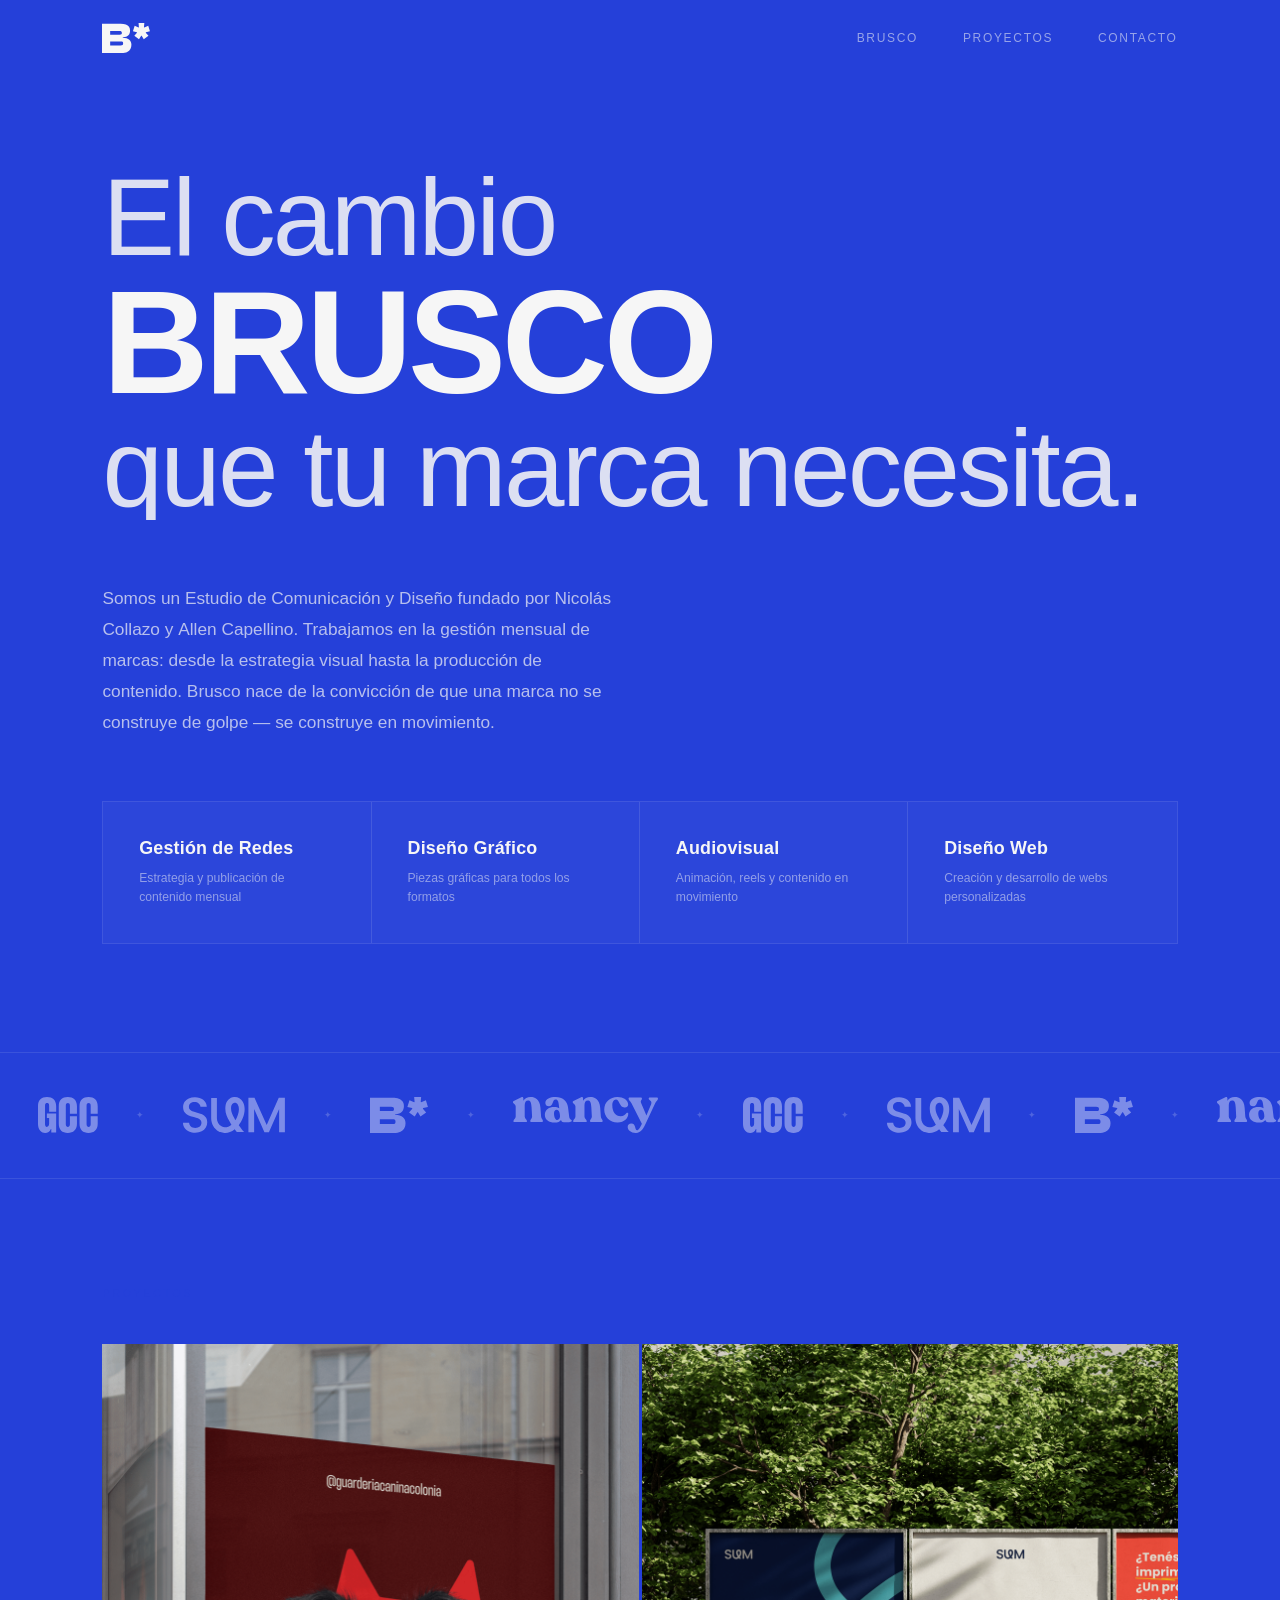
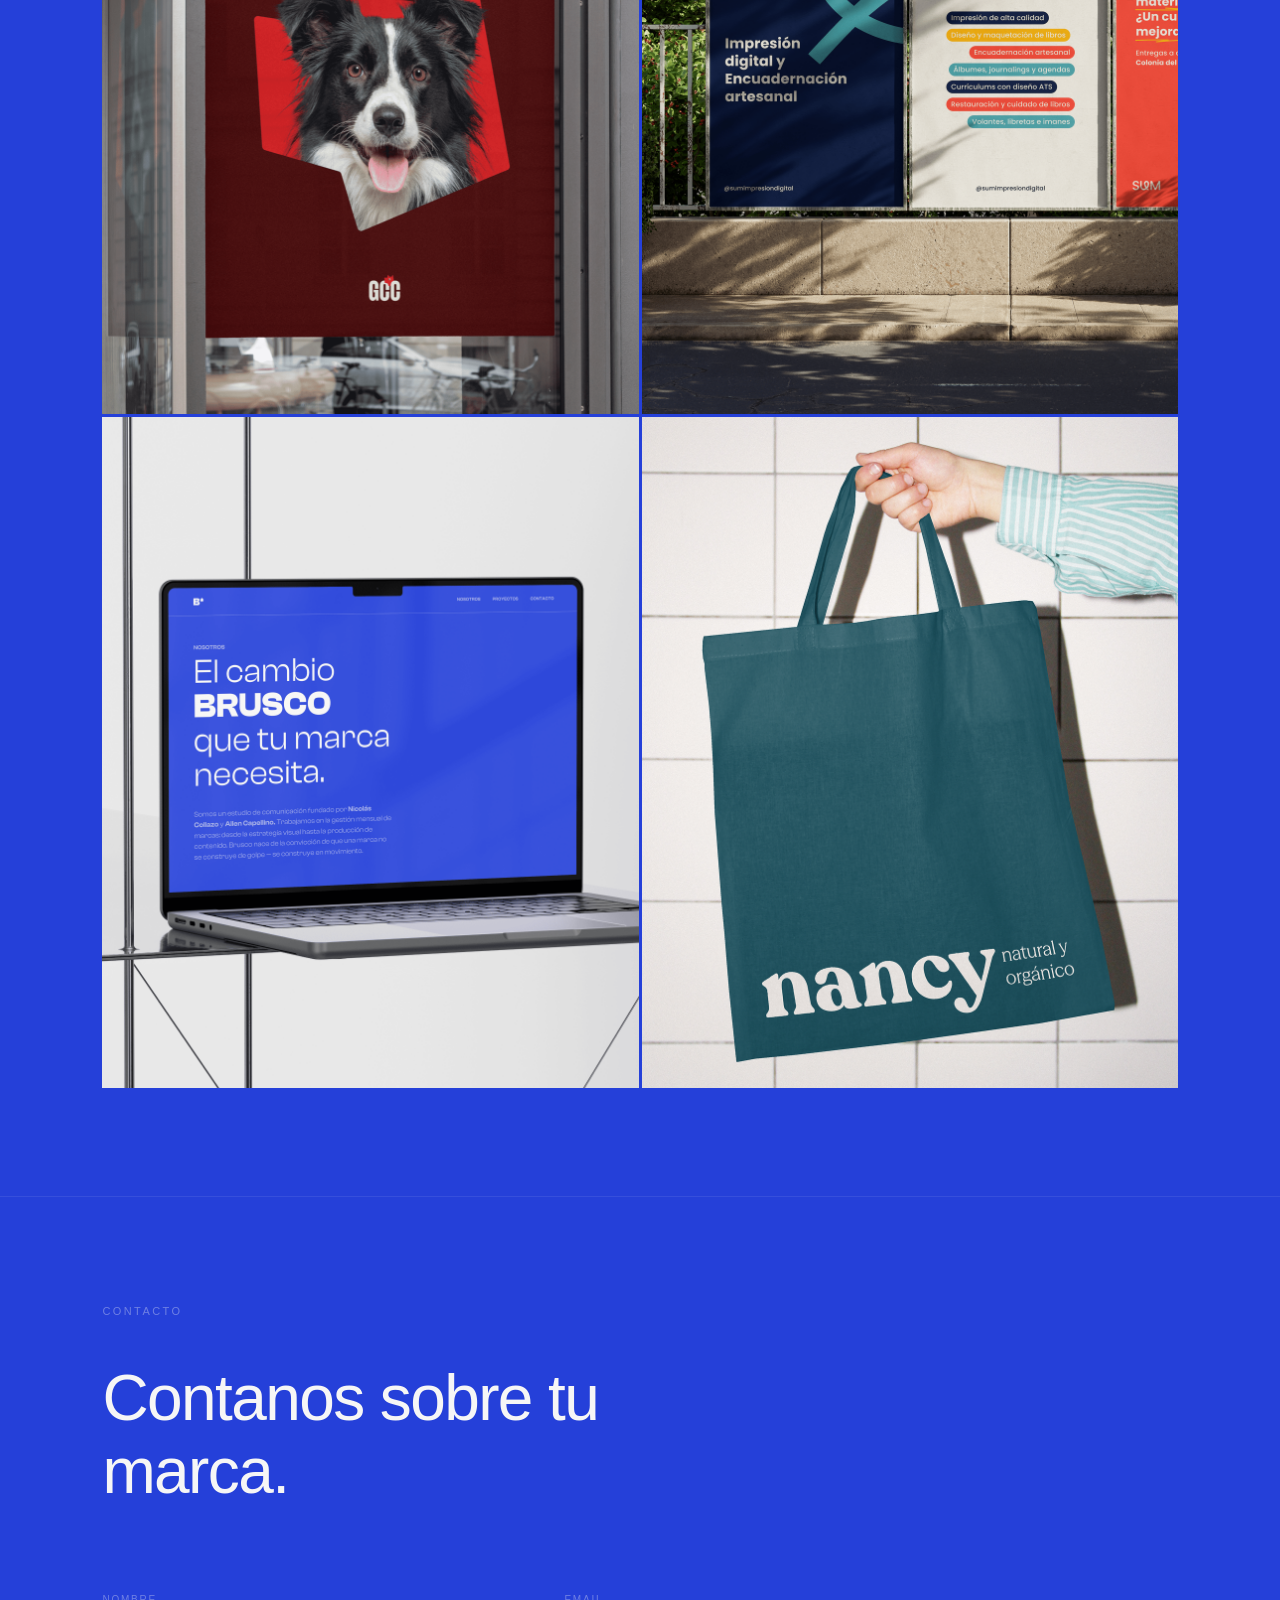
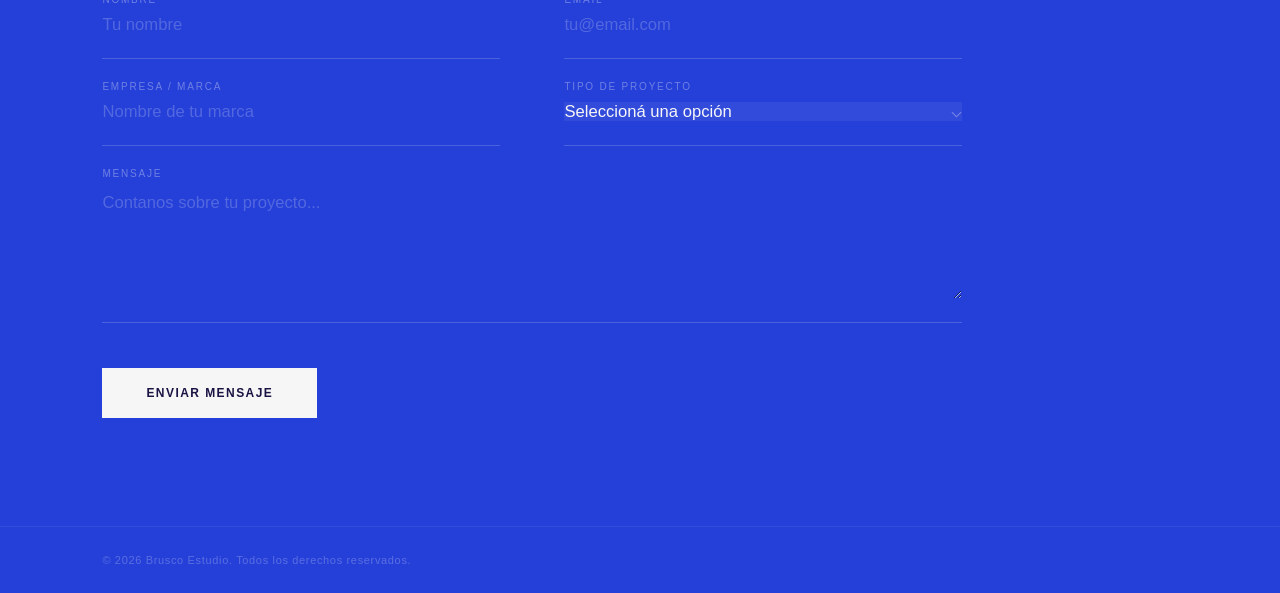
<file: index.html>
<!DOCTYPE html>
<html lang="es">
<head>
    <meta charset="UTF-8">
    <meta name="viewport" content="width=device-width, initial-scale=1.0">

    <!-- =============================================
         SEO BÁSICO
         title: aparece en la pestaña del navegador y en Google
         description: el texto que Google muestra debajo del título en resultados
         Para editar: cambiar el contenido de cada meta
    ============================================= -->
    <title>Brusco Estudio — Comunicación y Diseño en Uruguay</title>
    <meta name="description" content="Brusco Estudio es un estudio de comunicación uruguayo especializado en gestión de marca, diseño visual, redes sociales y producción audiovisual.">
    <meta name="keywords" content="estudio diseño Uruguay, gestión de marca Uruguay, redes sociales Uruguay, diseño gráfico Colonia, branding Uruguay, comunicación visual">
    <meta name="author" content="Brusco Estudio">
    <meta name="robots" content="index, follow">
    <link rel="canonical" href="https://bruscoestudio.com/">

    <!-- =============================================
         OPEN GRAPH
         Controla cómo se ve el link cuando lo compartís
         en WhatsApp, Instagram, LinkedIn, Facebook
         og:image → crear imagen de 1200x630px y guardarla en assets/og-imagen.jpg
    ============================================= -->
    <meta property="og:type"        content="website">
    <meta property="og:url"         content="https://bruscoestudio.com/">
    <meta property="og:title"       content="Brusco Estudio — Comunicación y Diseño">
    <meta property="og:description" content="Estudio de comunicación especializado en gestión de marca, diseño visual y contenido digital.">
    <meta property="og:image"       content="https://bruscoestudio.com/assets/og-imagen.jpg">
    <meta property="og:locale"      content="es_UY">
    <meta property="og:site_name"   content="Brusco Estudio">

    <!-- =============================================
         TWITTER / X CARDS
         Igual que Open Graph pero específico para Twitter/X
    ============================================= -->
    <meta name="twitter:card"        content="summary_large_image">
    <meta name="twitter:title"       content="Brusco Estudio — Comunicación y Diseño">
    <meta name="twitter:description" content="Estudio de comunicación especializado en gestión de marca, diseño visual y contenido digital.">
    <meta name="twitter:image"       content="https://bruscoestudio.com/assets/og-imagen.jpg">

    <!-- =============================================
         JSON-LD / SCHEMA.ORG
         Datos estructurados que Google lee para entender
         qué es el sitio. Aparece en resultados enriquecidos.
         Para editar: cambiar name, description, url, sameAs (redes)
    ============================================= -->
    <script type="application/ld+json">
    {
        "@context": "https://schema.org",
        "@type": "ProfessionalService",
        "name": "Brusco Estudio",
        "url": "https://bruscoestudio.com",
        "logo": "https://bruscoestudio.com/assets/favicon.svg",
        "description": "Estudio de Comunicación y Diseño especializado en gestión de marca, diseño visual, redes sociales y producción audiovisual.",
        "foundingDate": "2024",
        "founders": [
            { "@type": "Person", "name": "Nicolás Collazo" },
            { "@type": "Person", "name": "Allen Capellino" }
        ],
        "areaServed": "Uruguay",
        "serviceType": [
            "Gestión de redes sociales",
            "Diseño visual",
            "Producción audiovisual",
            "Gestión de marca"
        ],
        "sameAs": [
            "https://www.behance.net/bruscoestudio"
        ]
    }
    </script>

    <!-- =============================================
         FAVICON
         El ícono que aparece en la pestaña del navegador
         favicon.svg → versión vectorial (navegadores modernos)
    ============================================= -->
    <link rel="icon" type="image/svg+xml" href="assets/favicon.svg">

    <!-- Preconnect: le avisa al navegador que se conecte
         a Fontshare antes de que lo necesite → carga más rápido -->
    <link rel="preconnect" href="https://api.fontshare.com" crossorigin>
    <link href="https://api.fontshare.com/v2/css?f[]=clash-display@300,400,500,600,700&display=swap" rel="stylesheet">

    <link rel="stylesheet" href="styles.css">
</head>
<body>

    <!-- =============================================
         HEADER / NAVEGACIÓN
         Para modificar los textos del menú:
         editar las etiquetas <a> dentro de <nav>
         Para cambiar el tamaño del logo: editar width y height del <svg>
    ============================================= -->
    <header class="header" id="header">
        <div class="header__inner">

            <!-- Logo: SVG inline. Si querés usar un archivo externo:
                 reemplazar todo el <svg> por <img src="assets/logo.svg" alt="Brusco"> -->
            <a href="#" class="header__logo">
                <svg width="48" height="30" viewBox="0 0 332 207" fill="none" xmlns="http://www.w3.org/2000/svg">
                    <path d="M271.006 87.5316L255.914 111.678L223.618 88.4371L242.03 66.7051L241.125 63.6868L213.96 56.7446L226.033 19.0155L252.896 30.4851L255.311 28.3723L252.896 0L292.738 0L290.323 28.3723L292.738 30.4851L319.903 19.3173L331.674 57.0464L303.906 63.6868L302.698 66.7051L321.412 88.4371L288.814 111.98L274.628 87.5316H271.006Z" fill="#F6F6F6"/>
                    <path d="M135.523 206.455L-7.39098e-06 206.455L-7.39098e-06 4.22656L128.581 4.22656C143.27 4.22656 155.444 6.13817 165.103 9.96139C174.761 13.5834 182.005 19.0164 186.835 26.2604C191.664 33.5044 194.079 42.4587 194.079 53.1235C194.079 66.0017 190.255 76.6665 182.609 85.1178C175.164 93.5691 162.185 98.1972 143.673 99.0021V102.02C163.996 102.825 178.987 107.554 188.646 116.207C198.505 124.859 203.435 136.228 203.435 150.314C203.435 161.582 201.121 171.442 196.493 179.893C191.865 188.345 184.521 194.884 174.459 199.512C164.6 204.141 151.621 206.455 135.523 206.455ZM56.4428 127.374V155.445L128.279 155.445C135.121 155.445 139.749 154.539 142.163 152.728C144.779 150.716 146.087 146.893 146.087 141.259C146.087 135.625 144.88 131.902 142.465 130.091C140.051 128.28 135.322 127.374 128.279 127.374H56.4428ZM56.4428 55.2363L56.4428 80.8921H122.544C128.38 80.8921 132.303 79.9866 134.316 78.1756C136.328 76.1634 137.334 72.8433 137.334 68.2152C137.334 63.587 136.026 60.2669 133.41 58.2547C130.996 56.2424 126.87 55.2363 121.035 55.2363L56.4428 55.2363Z" fill="#F6F6F6"/>
                </svg>
            </a>

            <!-- Links de navegación: el href="#seccion" scrollea suavemente hasta esa sección -->
            <nav class="header__nav">
                <a href="#nosotros"  class="nav__link">Brusco</a>
                <a href="#proyectos" class="nav__link">Proyectos</a>
                <a href="#contacto"  class="nav__link">Contacto</a>
            </nav>

        </div>
    </header>


    <!-- =============================================
         SECCIÓN NOSOTROS / HERO
         Contiene: frase animada, descripción y servicios
    ============================================= -->
    <section class="nosotros" id="nosotros">
        <div class="nosotros__inner">

            <!-- Frase principal con palabra que rota
                 Para editar el texto estático: modificar las etiquetas .headline__static
                 Para editar las palabras que rotan: ir a script.js → array palabrasAnimadas -->
            <div class="nosotros__headline">
                <div class="headline__line">
                    <span class="headline__static">El cambio</span>
                </div>
                <div class="headline__line headline__line--animated">
                    <span id="palabra-animada">BRUSCO</span>
                </div>
                <div class="headline__line">
                    <span class="headline__static">que tu marca necesita.</span>
                </div>
            </div>

            <!-- Descripción del estudio
                 Para editar: modificar el texto dentro del <p> -->
            <div class="nosotros__bio">
                <p class="bio__text">
                    Somos un Estudio de Comunicación y Diseño fundado por <strong>Nicolás Collazo</strong> y <strong>Allen Capellino</strong>.
                    Trabajamos en la gestión mensual de marcas: desde la estrategia visual hasta la producción de contenido.
                    Brusco nace de la convicción de que una marca no se construye de golpe — se construye en movimiento.
                </p>
            </div>

            <!-- Servicios
                 Para agregar un servicio: duplicar un bloque <div class="servicio-card">
                 Para quitar uno: eliminar el bloque completo -->
            <div class="nosotros__servicios">

                <div class="servicio-card">
                    <span class="servicio-card__titulo">Gestión de Redes</span>
                    <span class="servicio-card__desc">Estrategia y publicación de contenido mensual</span>
                </div>

                <div class="servicio-card">
                    <span class="servicio-card__titulo">Diseño Gráfico</span>
                    <span class="servicio-card__desc">Piezas gráficas para todos los formatos</span>
                </div>

                <div class="servicio-card">
                    <span class="servicio-card__titulo">Audiovisual</span>
                    <span class="servicio-card__desc">Animación, reels y contenido en movimiento</span>
                </div>

                <div class="servicio-card">
                    <span class="servicio-card__titulo">Diseño Web</span>
                    <span class="servicio-card__desc">Creación y desarrollo de webs personalizadas</span>
                </div>

            </div>

        </div>
    </section>


    <!-- =============================================
         MARQUEE / LOGOS DE CLIENTES
         Para agregar un logo: duplicar un .marquee__item dentro de #marquee-group
         Si usás imágenes: <div class="marquee__item"><img src="assets/logo-cliente.svg"></div>
         Para cambiar la velocidad: editar script.js → línea con MARQUEE_DURATION
    ============================================= -->
    <div class="marquee-section" id="clientes">
        <div class="marquee__track">
            <div class="marquee__belt">

                <!-- Grupo original — el JS crea automáticamente una copia para el loop -->
                <div class="marquee__group" id="marquee-group">
                    <div class="marquee__item"><img src="assets/gcclogo.svg" alt="Cliente"></div>
                    <span class="marquee__sep">✦</span>
                    <div class="marquee__item"><img src="assets/sumlogo.svg" alt="Cliente"></div>
                    <span class="marquee__sep">✦</span>
                    <div class="marquee__item"><img src="assets/bruscologo.svg" alt="Cliente"></div>
                    <span class="marquee__sep">✦</span>
                    <div class="marquee__item"><img src="assets/nancylogo.svg" alt="Cliente"></div>
                    <span class="marquee__sep">✦</span>
                    <div class="marquee__item"><img src="assets/gcclogo.svg" alt="Cliente"></div>
                    <span class="marquee__sep">✦</span>
                    <div class="marquee__item"><img src="assets/sumlogo.svg" alt="Cliente"></div>
                    <span class="marquee__sep">✦</span>
                    <div class="marquee__item"><img src="assets/bruscologo.svg" alt="Cliente"></div>
                    <span class="marquee__sep">✦</span>
                    <div class="marquee__item"><img src="assets/nancylogo.svg" alt="Cliente"></div>
                    <span class="marquee__sep">✦</span>
                </div>

            </div>
        </div>
    </div>


    <!-- =============================================
         SECCIÓN PROYECTOS
         Para agregar un proyecto:
           1. Duplicar un bloque <article class="proyecto-card">
           2. Cambiar href a "proyecto-nombre.html"
           3. Cambiar src de la imagen por la portada del proyecto
           4. Cambiar los textos de nombre y tipo
         Imagen recomendada: 800 × 1000 px (proporción 4:5)
    ============================================= -->
    <section class="proyectos" id="proyectos">
        <div class="proyectos__inner">

            <p class="section__label">Proyectos</p>

            <div class="proyectos__grid">

                <!-- PROYECTO 1 -->
                <article class="proyecto-card" style="--card-color: #480102">
                    <a href="proyecto-guarderia-canina.html" class="proyecto-card__link">
                        <div class="proyecto-card__img-wrap">
                            <!-- Reemplazar src por la portada del proyecto -->
                            <img src="assets/guarderia/portadagcc.png" alt="Guardería Canina" class="proyecto-card__img" loading="lazy">
                            <div class="proyecto-card__overlay">
                                <span class="proyecto-card__nombre">Guardería Canina Colonia</span>
                                <span class="proyecto-card__tipo">Branding y Social Media</span>
                            </div>
                        </div>
                    </a>
                </article>

                <!-- PROYECTO 2 -->
                <article class="proyecto-card" style="--card-color: #42A8B7">
                    <a href="proyecto-sum-impresion-digital.html" class="proyecto-card__link">
                        <div class="proyecto-card__img-wrap">
                            <img src="assets/sum/portadasum.png" alt="Proyecto 2" class="proyecto-card__img" loading="lazy">
                            <div class="proyecto-card__overlay">
                                <span class="proyecto-card__nombre">Sum Impresión Digital</span>
                                <span class="proyecto-card__tipo">Branding y Social Media</span>
                            </div>
                        </div>
                    </a>
                </article>
             
                <!-- PROYECTO 3 — descomentar cuando esté listo-->
                <article class="proyecto-card" style="--card-color: #2540D9">
                    <a href="proyecto-brusco-estudio.html" class="proyecto-card__link">
                        <div class="proyecto-card__img-wrap">
                            <img src="assets/brusco/portadabrusco.png" alt="Proyecto 3" class="proyecto-card__img" loading="lazy">
                            <div class="proyecto-card__overlay">
                                <span class="proyecto-card__nombre">Brusco Estudio</span>
                                <span class="proyecto-card__tipo">Branding y Diseño Web</span>
                            </div>
                        </div>
                    </a>
                </article>

                <!-- PROYECTO 4 — descomentar cuando esté listo-->
                <article class="proyecto-card" style="--card-color: #003E4E">
                    <a href="proyecto-nancy.html" class="proyecto-card__link">
                        <div class="proyecto-card__img-wrap">
                            <img src="assets/nancy/nancyportada.png" alt="Proyecto 4" class="proyecto-card__img" loading="lazy">
                            <div class="proyecto-card__overlay">
                                <span class="proyecto-card__nombre">Nancy</span>
                                <span class="proyecto-card__tipo">Branding</span>
                            </div>
                        </div>
                    </a>
                </article>

                <!-- PROYECTO 4 — descomentar cuando esté listo
                <article class="proyecto-card" style="--card-color: #TUCOLOR">
                    <a href="proyecto-4.html" class="proyecto-card__link">
                        <div class="proyecto-card__img-wrap">
                            <img src="assets/proyecto-4-portada.jpg" alt="Proyecto 4" class="proyecto-card__img" loading="lazy">
                            <div class="proyecto-card__overlay">
                                <span class="proyecto-card__nombre">Nombre Proyecto</span>
                                <span class="proyecto-card__tipo">Audiovisual</span>
                            </div>
                        </div>
                    </a>
                </article>
                -->

            </div>
        </div>
    </section>


    <!-- =============================================
         SECCIÓN CONTACTO
         Para conectar el formulario a un email real:
           1. Crear cuenta gratuita en formspree.io
           2. Crear un nuevo form, copiar el ID que te dan
           3. Reemplazar el action="" por: action="https://formspree.io/f/TU_ID"
           4. Borrar el bloque de JS marcado con "DEMO" en script.js
         Para modificar campos: editar los .form__group dentro del <form>
    ============================================= -->
    <section class="contacto" id="contacto">
        <div class="contacto__inner">

            <div class="contacto__header">
                <p class="section__label">Contacto</p>
                <!-- Subtítulo: editar el texto aquí -->
                <h2 class="contacto__titulo">Contanos sobre tu marca.</h2>
            </div>

            <!-- FORMULARIO
                 method="POST" ya está listo para Formspree
                 action="" → reemplazar con tu URL de Formspree -->
            <form class="contacto__form" id="contacto-form" action="https://formspree.io/f/xpqbogzo" method="POST">

                <div class="form__row">

                    <!-- Campo Nombre -->
                    <div class="form__group">
                        <label class="form__label" for="nombre">Nombre</label>
                        <input class="form__input" type="text" id="nombre" name="nombre"
                               placeholder="Tu nombre" required>
                    </div>

                    <!-- Campo Email -->
                    <div class="form__group">
                        <label class="form__label" for="email">Email</label>
                        <input class="form__input" type="email" id="email" name="email"
                               placeholder="tu@email.com" required>
                    </div>

                </div>

                <div class="form__row">

                    <!-- Campo Empresa / Marca -->
                    <div class="form__group">
                        <label class="form__label" for="empresa">Empresa / Marca</label>
                        <input class="form__input" type="text" id="empresa" name="empresa"
                               placeholder="Nombre de tu marca">
                    </div>

                    <!-- Campo Tipo de proyecto
                         Para agregar/quitar opciones: editar los <option> dentro del <select> -->
                    <div class="form__group">
                        <label class="form__label" for="servicio">Tipo de proyecto</label>
                        <select class="form__input form__select" id="servicio" name="servicio">
                            <option value="" disabled selected>Seleccioná una opción</option>
                            <option value="redes">Gestión de Redes</option>
                            <option value="visual">Diseño Gráfico</option>
                            <option value="audiovisual">Audiovisual</option>
                            <option value="marca">Diseño Web</option>
                            <option value="otro">Otro</option>
                        </select>
                    </div>

                </div>

                <!-- Campo Mensaje -->
                <div class="form__group form__group--full">
                    <label class="form__label" for="mensaje">Mensaje</label>
                    <textarea class="form__input form__textarea" id="mensaje" name="mensaje"
                              placeholder="Contanos sobre tu proyecto..." required></textarea>
                </div>

                <!-- Botón de envío -->
                <div class="form__submit-wrap">
                    <button class="form__submit" type="submit">Enviar mensaje</button>
                </div>

            </form>

        </div>
    </section>


    <!-- =============================================
         FOOTER
         Para editar el texto: modificar el contenido de .footer__copy
    ============================================= -->
    <footer class="footer">
        <div class="footer__inner">
            <span class="footer__copy">© 2026 Brusco Estudio. Todos los derechos reservados.</span>
        </div>
    </footer>

    <script src="script.js"></script>
</body>
</html>
</file>
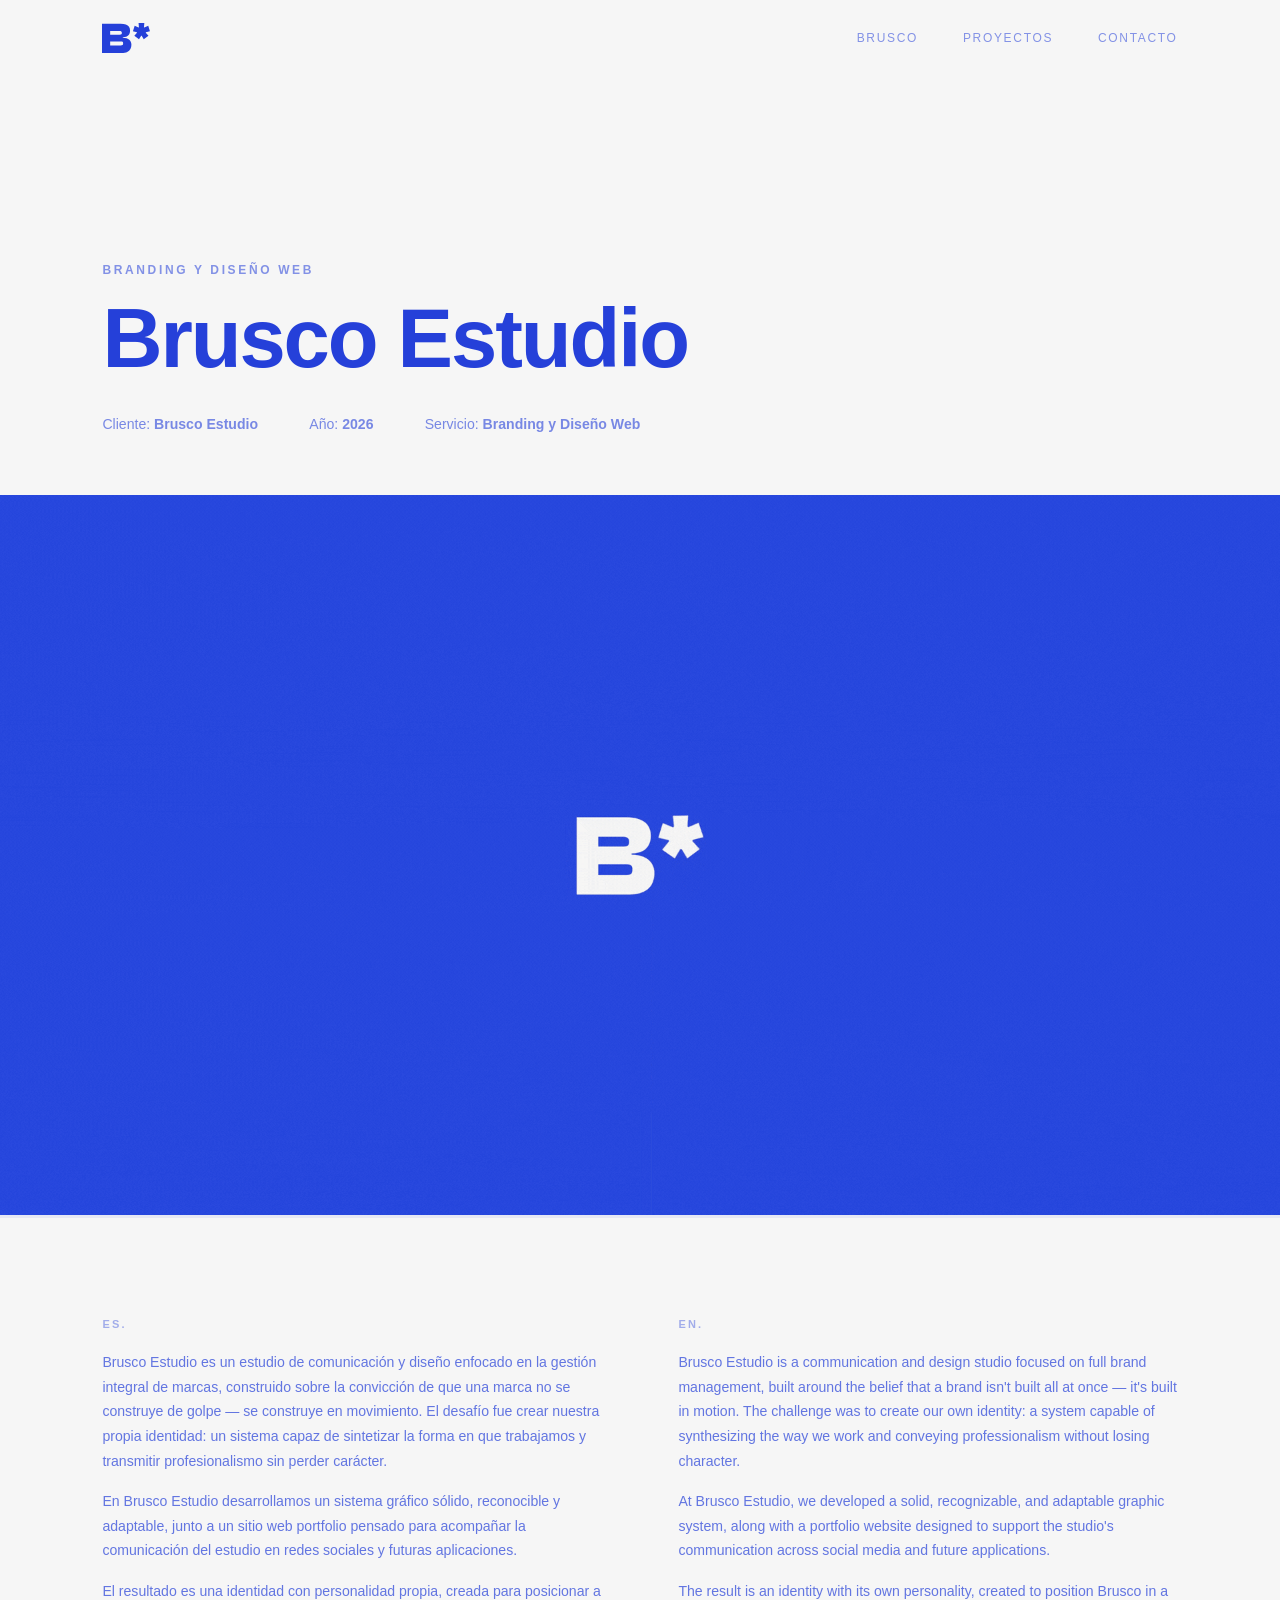
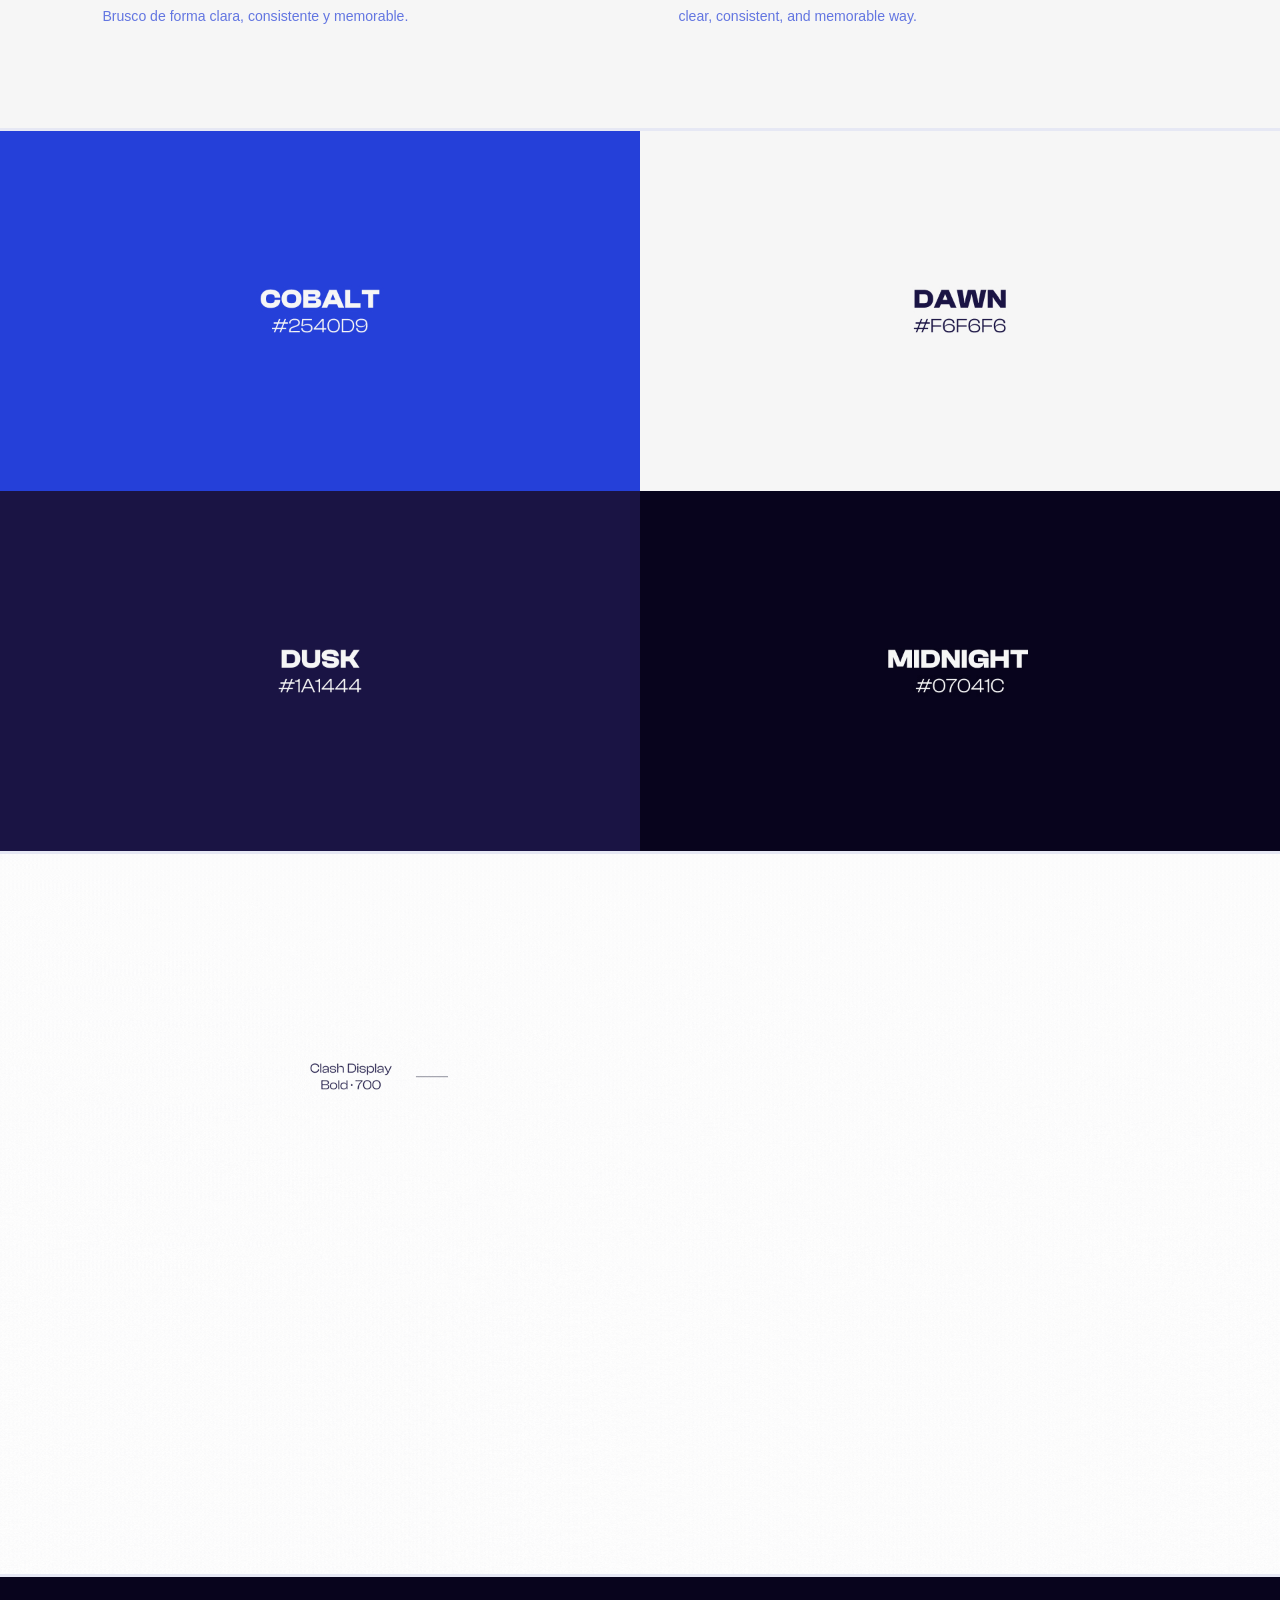
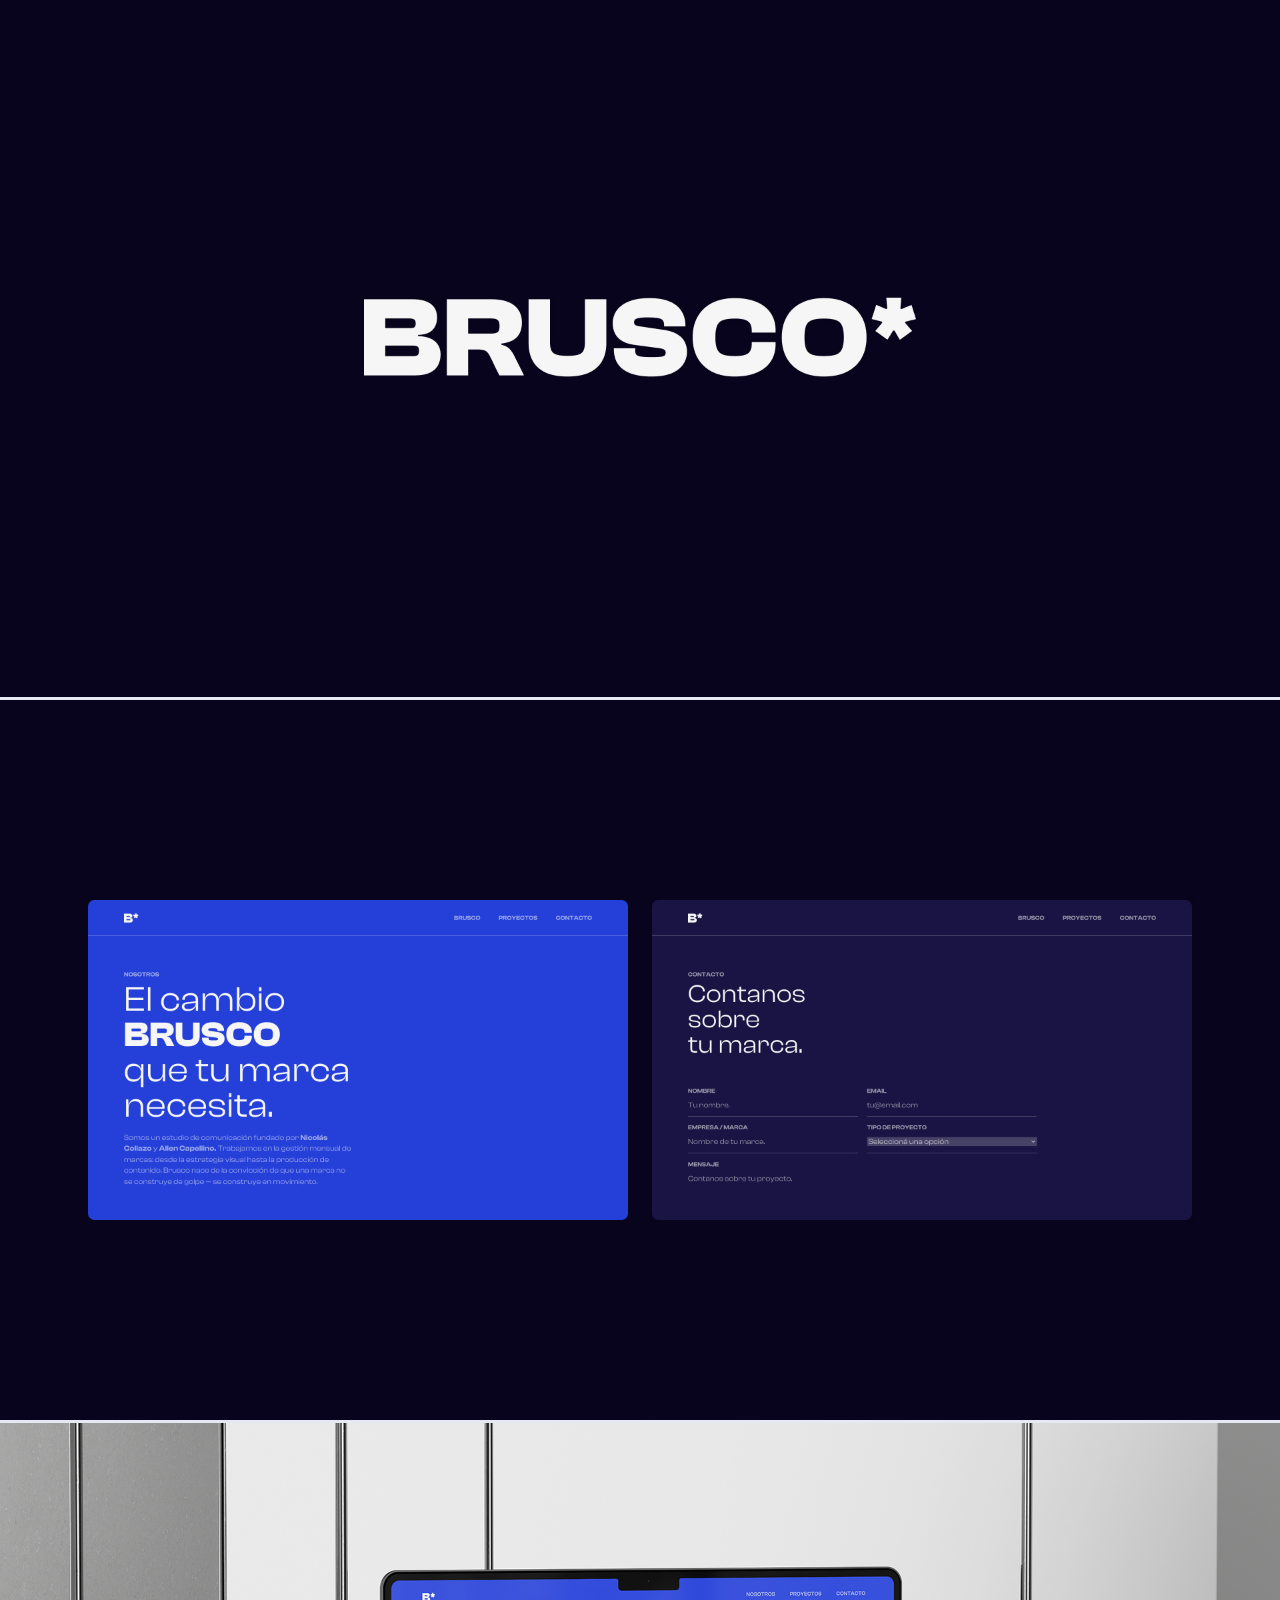
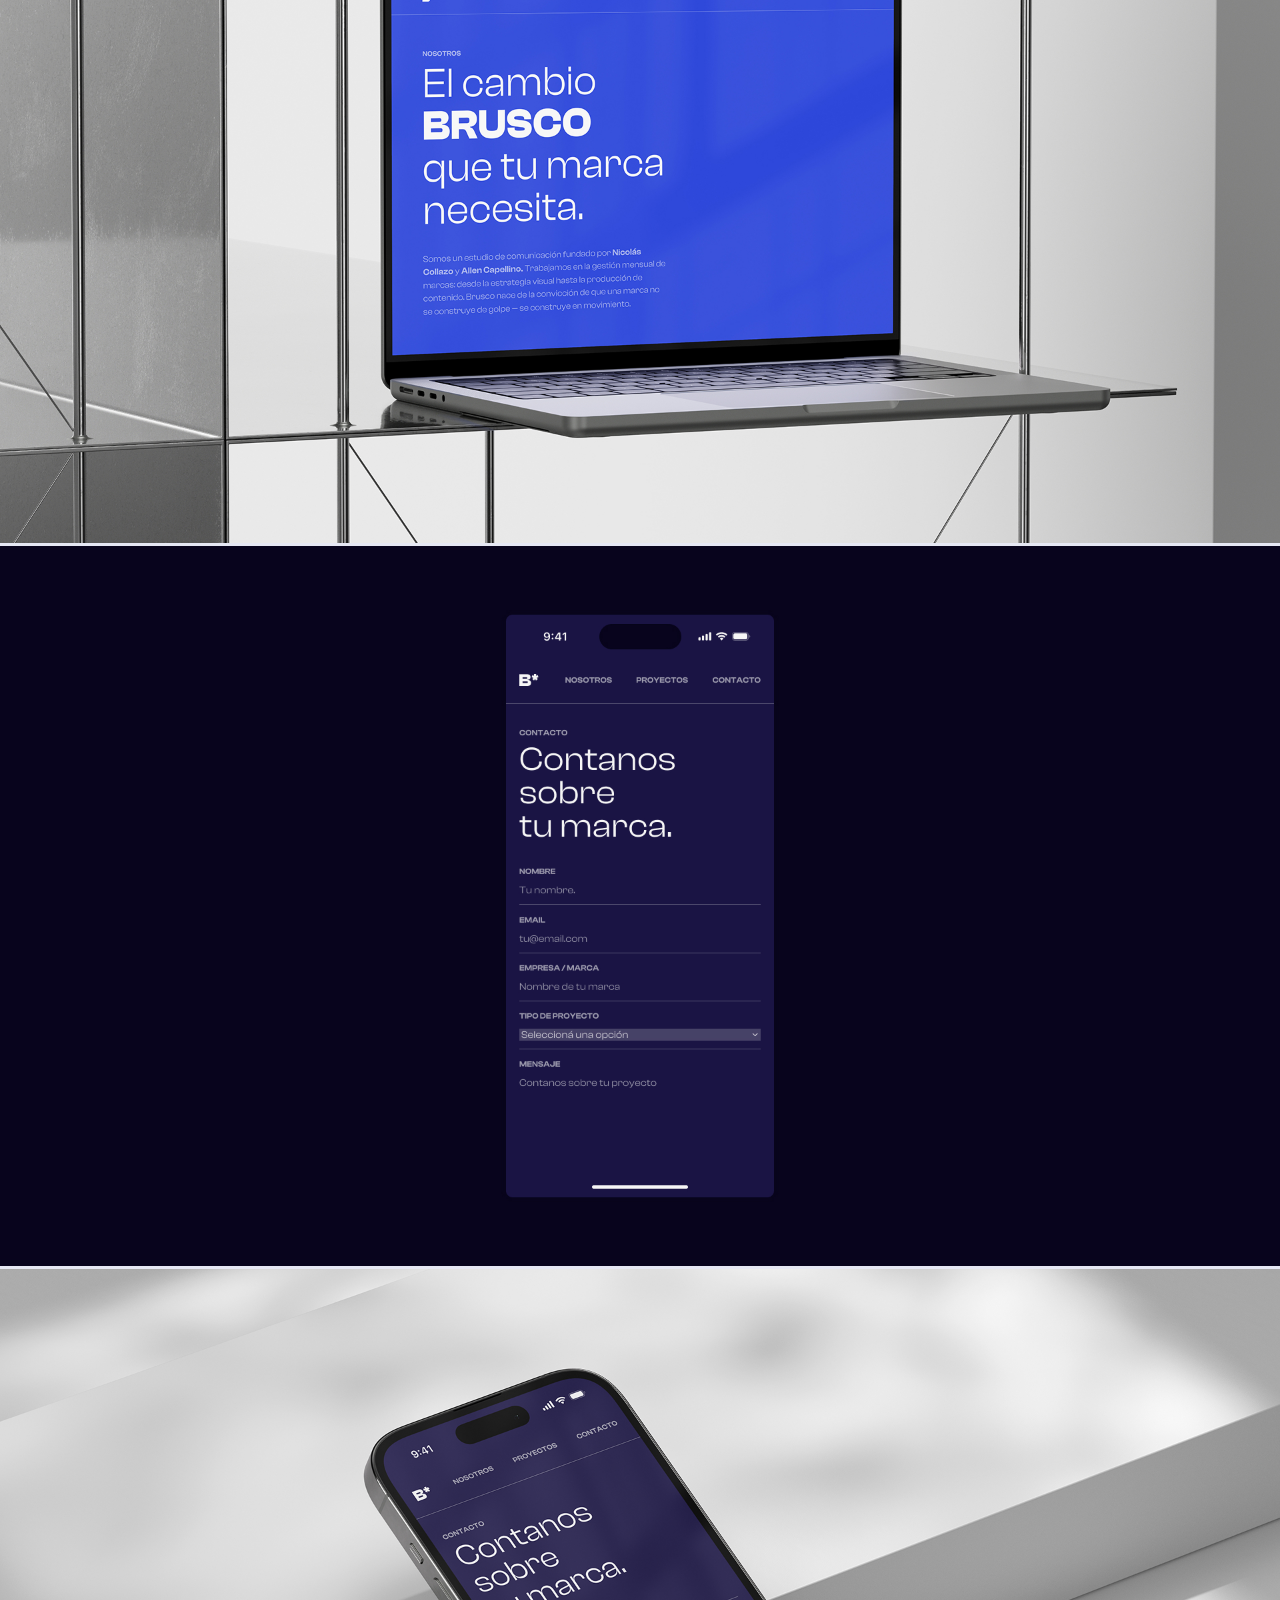
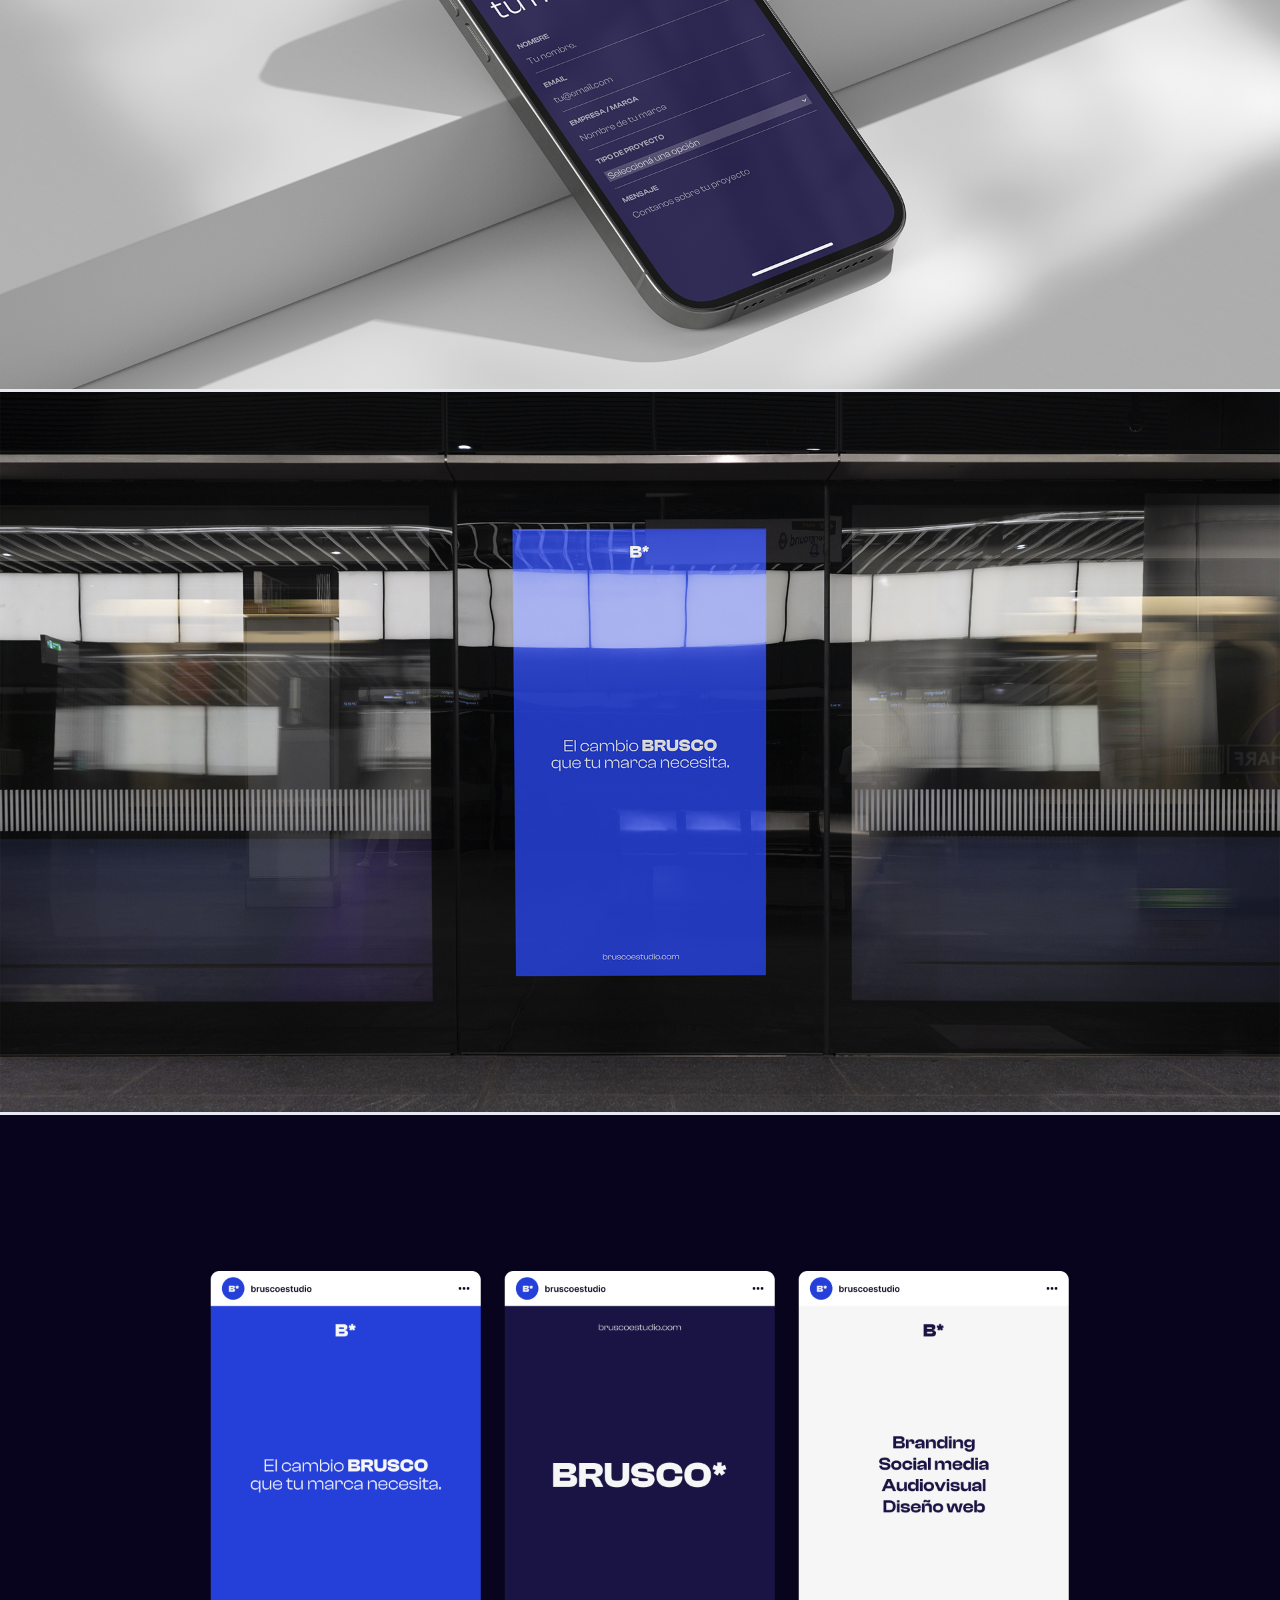
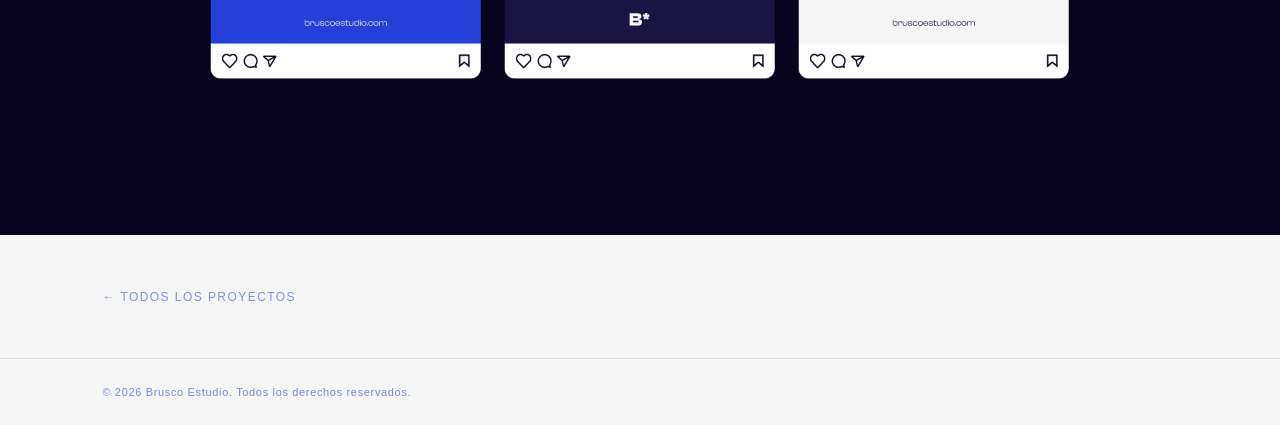
<file: proyecto-brusco-estudio.html>
<!DOCTYPE html>
<html lang="es">
<head>
    <meta charset="UTF-8">
    <meta name="viewport" content="width=device-width, initial-scale=1.0">

    <!-- Para cambiar título y descripción de este proyecto: editar title y description -->
    <title>Brusco Estudio — Nuestra Marca · Brusco Estudio</title>
    <meta name="description" content="Así construimos nuestra propia identidad. El proceso de diseño de marca de Brusco Estudio, por dentro.">
    <meta name="robots" content="index, follow">
    <link rel="canonical" href="https://bruscoestudio.com/proyecto-brusco-estudio.html">

    <meta property="og:type"        content="article">
    <meta property="og:url"         content="https://bruscoestudio.com/proyecto-brusco-estudio.html">
    <meta property="og:title"       content="Brusco Estudio — Nuestra Marca">
    <meta property="og:description" content="Así construimos nuestra propia identidad. El proceso de diseño de marca de Brusco Estudio, por dentro.">
    <meta property="og:image"       content="https://bruscoestudio.com/assets/brusco/portada-brusco.png">
    <meta property="og:site_name"   content="Brusco Estudio">

    <link rel="icon" type="image/svg+xml" href="assets/favicon.svg">
    <link rel="preconnect" href="https://api.fontshare.com" crossorigin>
    <link href="https://api.fontshare.com/v2/css?f[]=clash-display@300,400,500,600,700&display=swap" rel="stylesheet">
    <link rel="stylesheet" href="styles.css">
    <link rel="stylesheet" href="proyecto.css">
</head>
<body>

    <!-- =============================================
         HEADER (igual al de index.html)
         Los links llevan de regreso al índice principal
    ============================================= -->
    <header class="header" id="header">
        <div class="header__inner">
            <a href="index.html" class="header__logo">
                <svg width="48" height="30" viewBox="0 0 332 207" fill="none" xmlns="http://www.w3.org/2000/svg">
                    <path d="M271.006 87.5316L255.914 111.678L223.618 88.4371L242.03 66.7051L241.125 63.6868L213.96 56.7446L226.033 19.0155L252.896 30.4851L255.311 28.3723L252.896 0L292.738 0L290.323 28.3723L292.738 30.4851L319.903 19.3173L331.674 57.0464L303.906 63.6868L302.698 66.7051L321.412 88.4371L288.814 111.98L274.628 87.5316H271.006Z" fill="#F6F6F6"/>
                    <path d="M135.523 206.455L-7.39098e-06 206.455L-7.39098e-06 4.22656L128.581 4.22656C143.27 4.22656 155.444 6.13817 165.103 9.96139C174.761 13.5834 182.005 19.0164 186.835 26.2604C191.664 33.5044 194.079 42.4587 194.079 53.1235C194.079 66.0017 190.255 76.6665 182.609 85.1178C175.164 93.5691 162.185 98.1972 143.673 99.0021V102.02C163.996 102.825 178.987 107.554 188.646 116.207C198.505 124.859 203.435 136.228 203.435 150.314C203.435 161.582 201.121 171.442 196.493 179.893C191.865 188.345 184.521 194.884 174.459 199.512C164.6 204.141 151.621 206.455 135.523 206.455ZM56.4428 127.374V155.445L128.279 155.445C135.121 155.445 139.749 154.539 142.163 152.728C144.779 150.716 146.087 146.893 146.087 141.259C146.087 135.625 144.88 131.902 142.465 130.091C140.051 128.28 135.322 127.374 128.279 127.374H56.4428ZM56.4428 55.2363L56.4428 80.8921H122.544C128.38 80.8921 132.303 79.9866 134.316 78.1756C136.328 76.1634 137.334 72.8433 137.334 68.2152C137.334 63.587 136.026 60.2669 133.41 58.2547C130.996 56.2424 126.87 55.2363 121.035 55.2363L56.4428 55.2363Z" fill="#F6F6F6"/>
                </svg>
            </a>
            <nav class="header__nav">
                <a href="index.html#nosotros"  class="nav__link">Brusco</a>
                <a href="index.html#proyectos" class="nav__link">Proyectos</a>
                <a href="index.html#contacto"  class="nav__link">Contacto</a>
            </nav>
        </div>
    </header>


    <!-- =============================================
         HERO DEL PROYECTO
         Para editar: cambiar los textos de categoría, título y metadatos
    ============================================= -->
    <section class="proyecto-hero">
        <div class="proyecto-hero__inner">

            <!-- Categoría: tipo de trabajo -->
            <span class="proyecto-hero__cat">Branding y Diseño Web</span>

            <!-- Título del proyecto -->
            <h1 class="proyecto-hero__titulo">Brusco Estudio</h1>

            <!-- Metadatos: editar cliente, año y servicio -->
            <div class="proyecto-hero__meta">
                <span>Cliente: <strong>Brusco Estudio</strong></span>
                <span>Año: <strong>2026</strong></span>
                <span>Servicio: <strong>Branding y Diseño Web</strong></span>
            </div>

        </div>
    </section>


    <!-- =============================================
         GALERÍA DEL PROYECTO — composición estilo Behance

         TIPOS DE BLOQUE disponibles:

         1) Imagen full-width:
            <div class="galeria__full">
                <img src="assets/imagen.jpg" alt="descripción">
            </div>

         2) Par de imágenes lado a lado:
            <div class="galeria__row">
                <div class="galeria__half"><img src="..." alt="..."></div>
                <div class="galeria__half"><img src="..." alt="..."></div>
            </div>

         3) Full-width más alta (4:3):
            <div class="galeria__full galeria__full--tall">
                <img src="..." alt="...">
            </div>

         Para agregar imágenes: duplicar cualquiera de los bloques anteriores
         Para quitar imágenes: eliminar el bloque completo
         Reemplazar cada src="assets/..." por la ruta real de tu imagen
    ============================================= -->
    <div class="proyecto-galeria">

        <div class="galeria__full">
            <img src="assets/brusco/brusco1.gif" alt="Plaza Mayor — Identidad Visual">
        </div>

                <!-- Bloque de texto bilingüe -->
        <div class="galeria__texto">
            <div class="galeria__texto__col">
                <span class="galeria__texto__lang">ES.</span>
                <p>Brusco Estudio es un estudio de comunicación y diseño enfocado en la gestión integral de marcas, construido sobre la convicción de que una marca no se construye de golpe — se construye en movimiento. El desafío fue crear nuestra propia identidad: un sistema capaz de sintetizar la forma en que trabajamos y transmitir profesionalismo sin perder carácter.</p>
                <p>En Brusco Estudio desarrollamos un sistema gráfico sólido, reconocible y adaptable, junto a un sitio web portfolio pensado para acompañar la comunicación del estudio en redes sociales y futuras aplicaciones.</p>
                <p>El resultado es una identidad con personalidad propia, creada para posicionar a Brusco de forma clara, consistente y memorable.</p>
            </div>
            <div class="galeria__texto__col">
                <span class="galeria__texto__lang">EN.</span>
                <p>Brusco Estudio is a communication and design studio focused on full brand management, built around the belief that a brand isn't built all at once — it's built in motion. The challenge was to create our own identity: a system capable of synthesizing the way we work and conveying professionalism without losing character.</p>
                <p>At Brusco Estudio, we developed a solid, recognizable, and adaptable graphic system, along with a portfolio website designed to support the studio's communication across social media and future applications.</p>
                <p>The result is an identity with its own personality, created to position Brusco in a clear, consistent, and memorable way.</p>
            </div>
        </div>

        <div class="galeria__full">
            <img src="assets/brusco/brusco2.jpg" alt="Plaza Mayor — Identidad Visual">
        </div>

        <div class="galeria__full">
            <img src="assets/brusco/brusco3.gif" alt="Plaza Mayor — Identidad Visual">
        </div>

        <div class="galeria__full">
            <img src="assets/brusco/brusco4.jpg" alt="Plaza Mayor — Identidad Visual">
        </div>

        <div class="galeria__full">
            <img src="assets/brusco/brusco5.jpg" alt="Plaza Mayor — Identidad Visual">
        </div>

        <div class="galeria__full">
            <img src="assets/brusco/brusco6.jpg" alt="Plaza Mayor — Identidad Visual">
        </div>

        <div class="galeria__full">
            <img src="assets/brusco/brusco7.jpg" alt="Plaza Mayor — Identidad Visual">
        </div>

        <div class="galeria__full">
            <img src="assets/brusco/brusco8.jpg" alt="Plaza Mayor — Identidad Visual">
        </div>

        <div class="galeria__full">
            <img src="assets/brusco/brusco9.jpg" alt="Plaza Mayor — Identidad Visual">
        </div>

        <div class="galeria__full">
            <img src="assets/brusco/brusco10.jpg" alt="Plaza Mayor — Identidad Visual">
        </div>

    </div>


    <!-- =============================================
         NAVEGACIÓN ENTRE PROYECTOS
         Para agregar link al siguiente proyecto:
         descomentar el <a class="proyecto-nav__sig"> y editar el href
    ============================================= -->
    <div class="proyecto-nav">
        <a href="index.html#proyectos" class="proyecto-nav__volver">← Todos los proyectos</a>
        <!-- <a href="proyecto-2.html" class="proyecto-nav__sig">Siguiente proyecto →</a> -->
    </div>


    <!-- Footer -->
    <footer class="footer">
        <div class="footer__inner">
            <span class="footer__copy">© 2026 Brusco Estudio. Todos los derechos reservados.</span>
        </div>
    </footer>

    <!-- script.js maneja el header con fondo al hacer scroll -->
    <script src="script.js"></script>
</body>
</html>
</file>
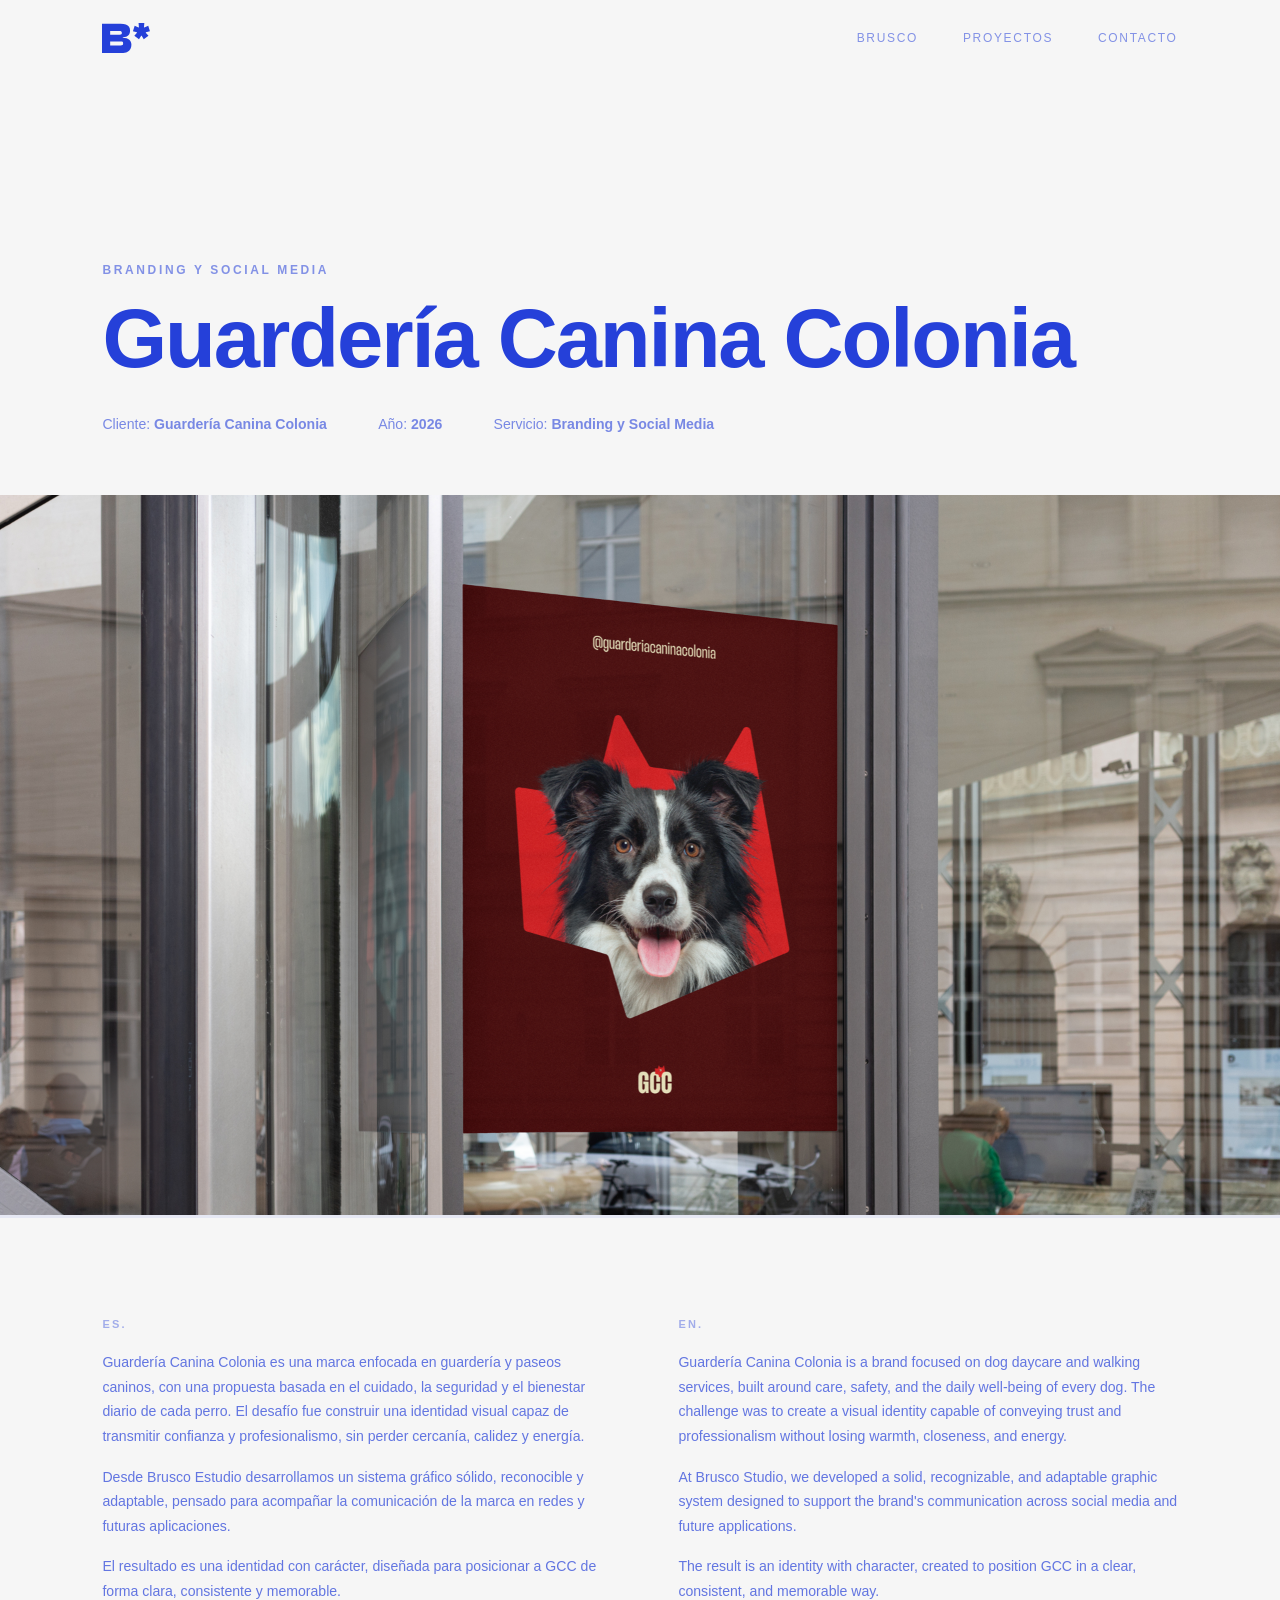
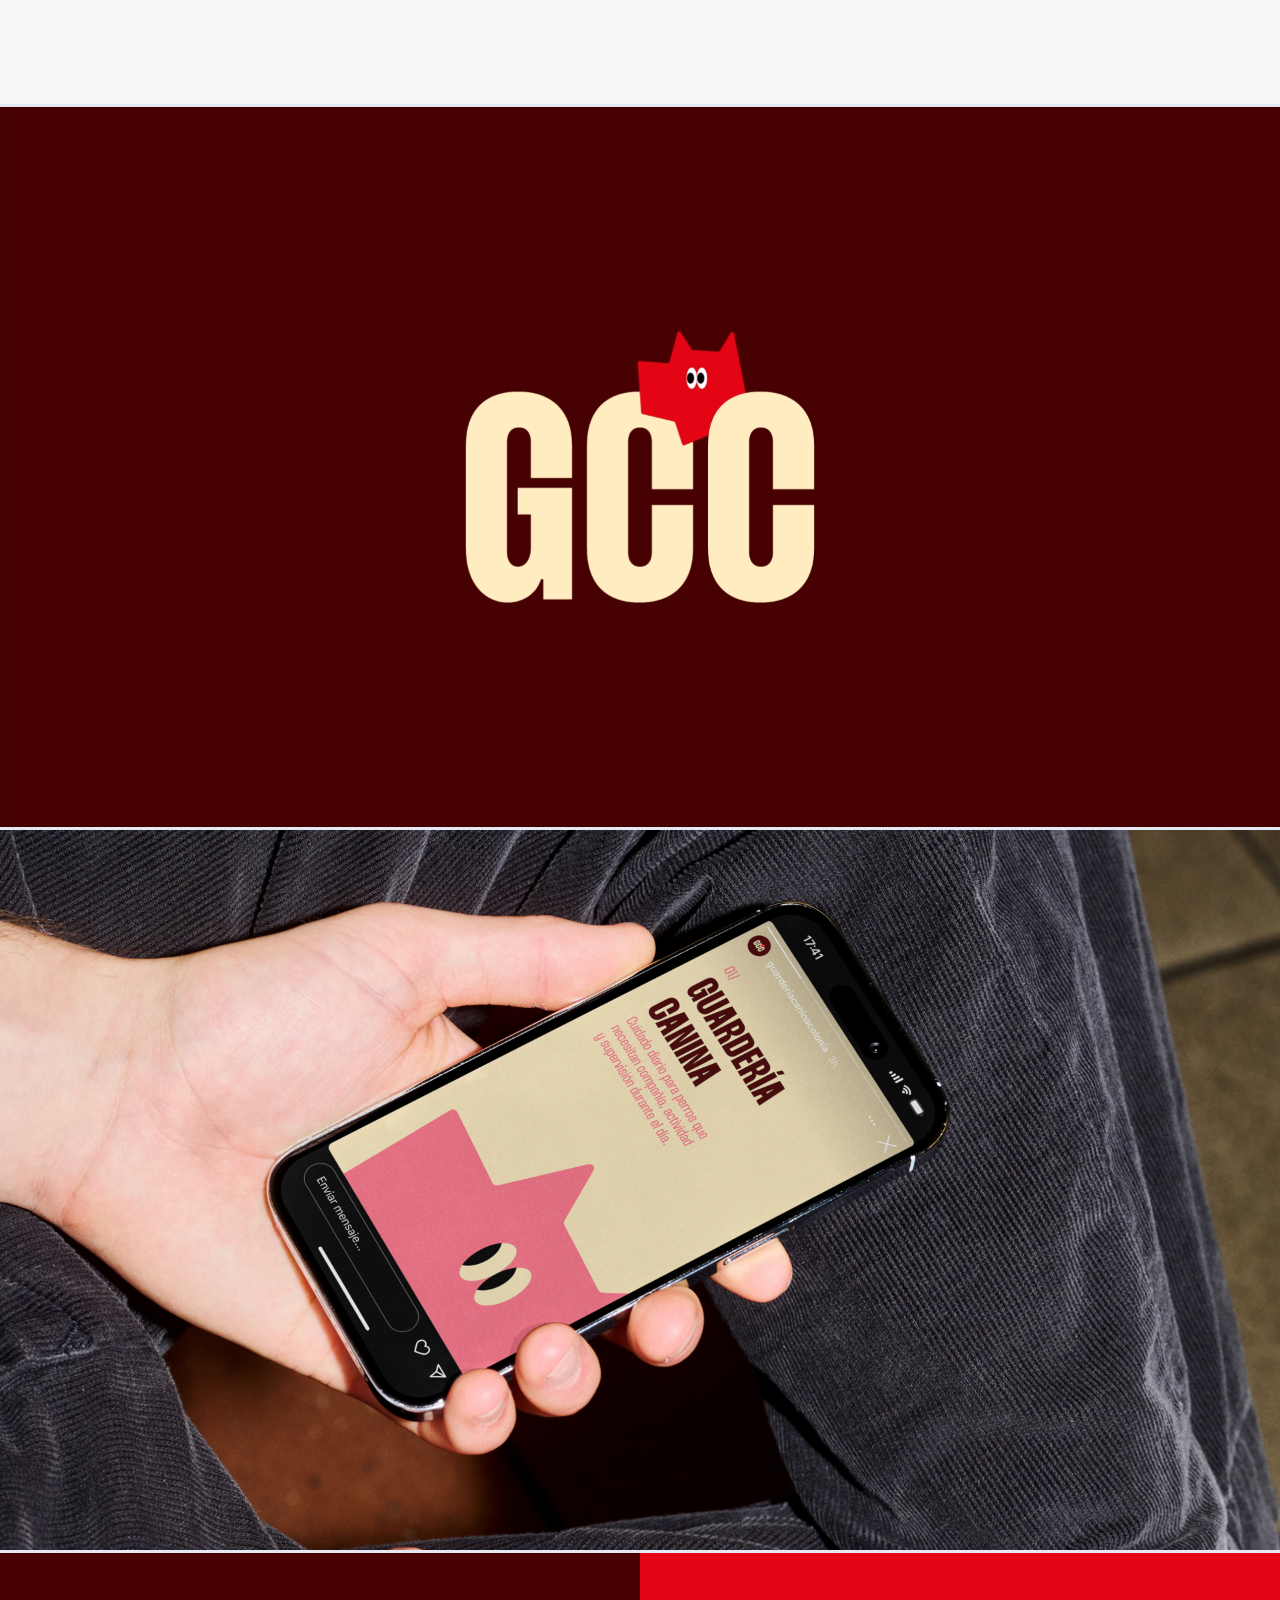
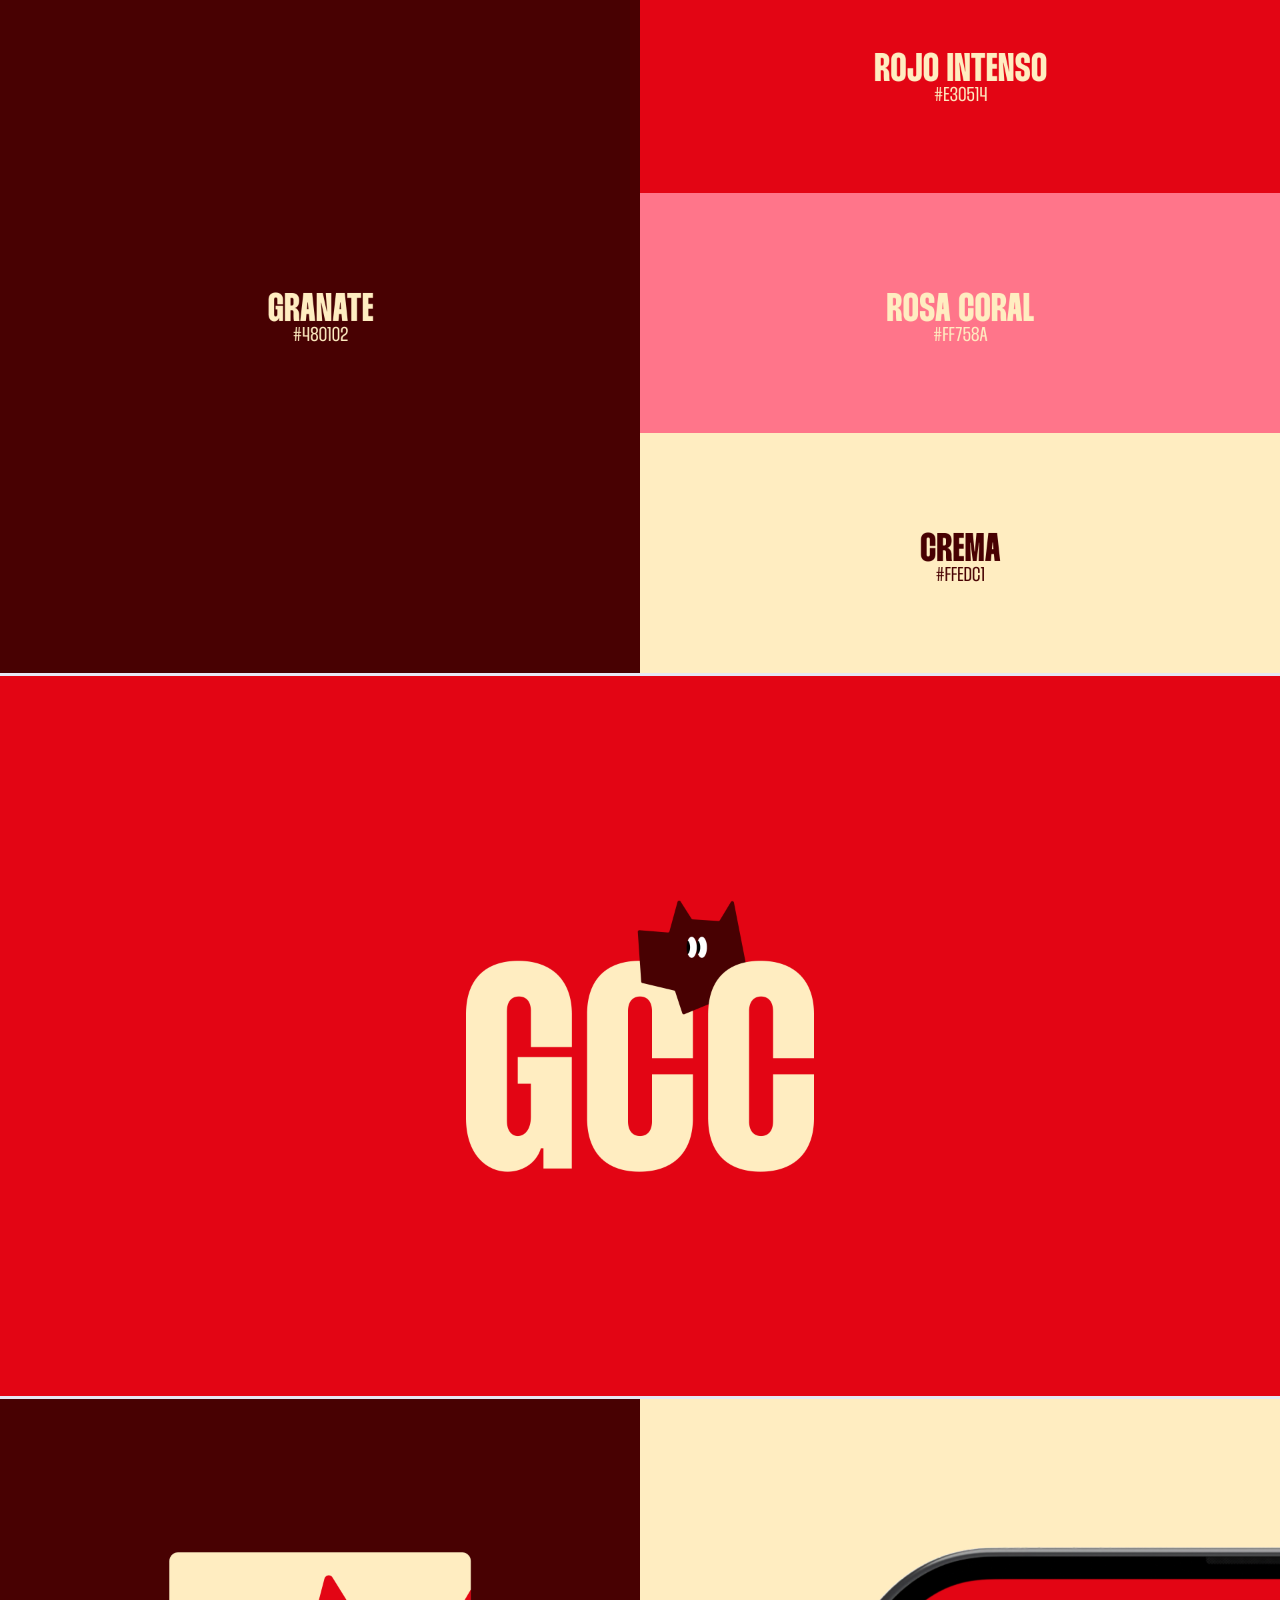
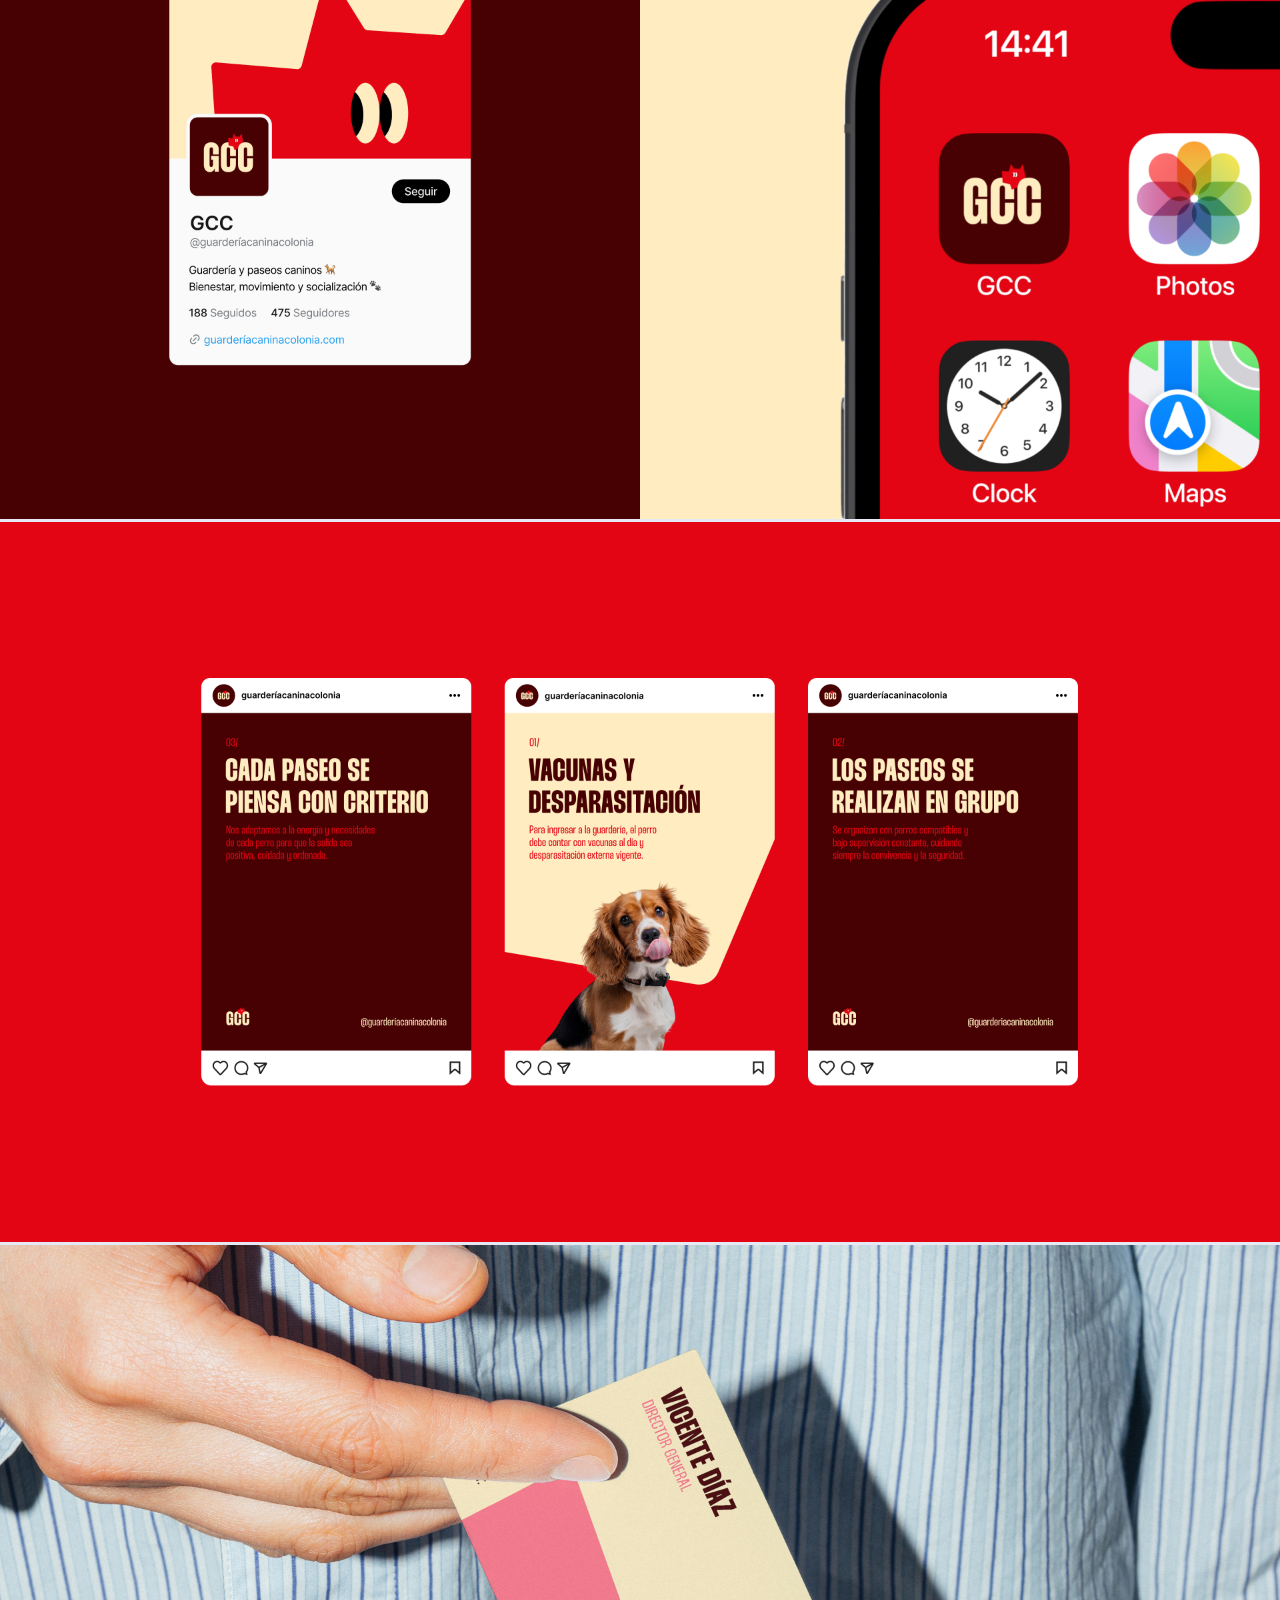
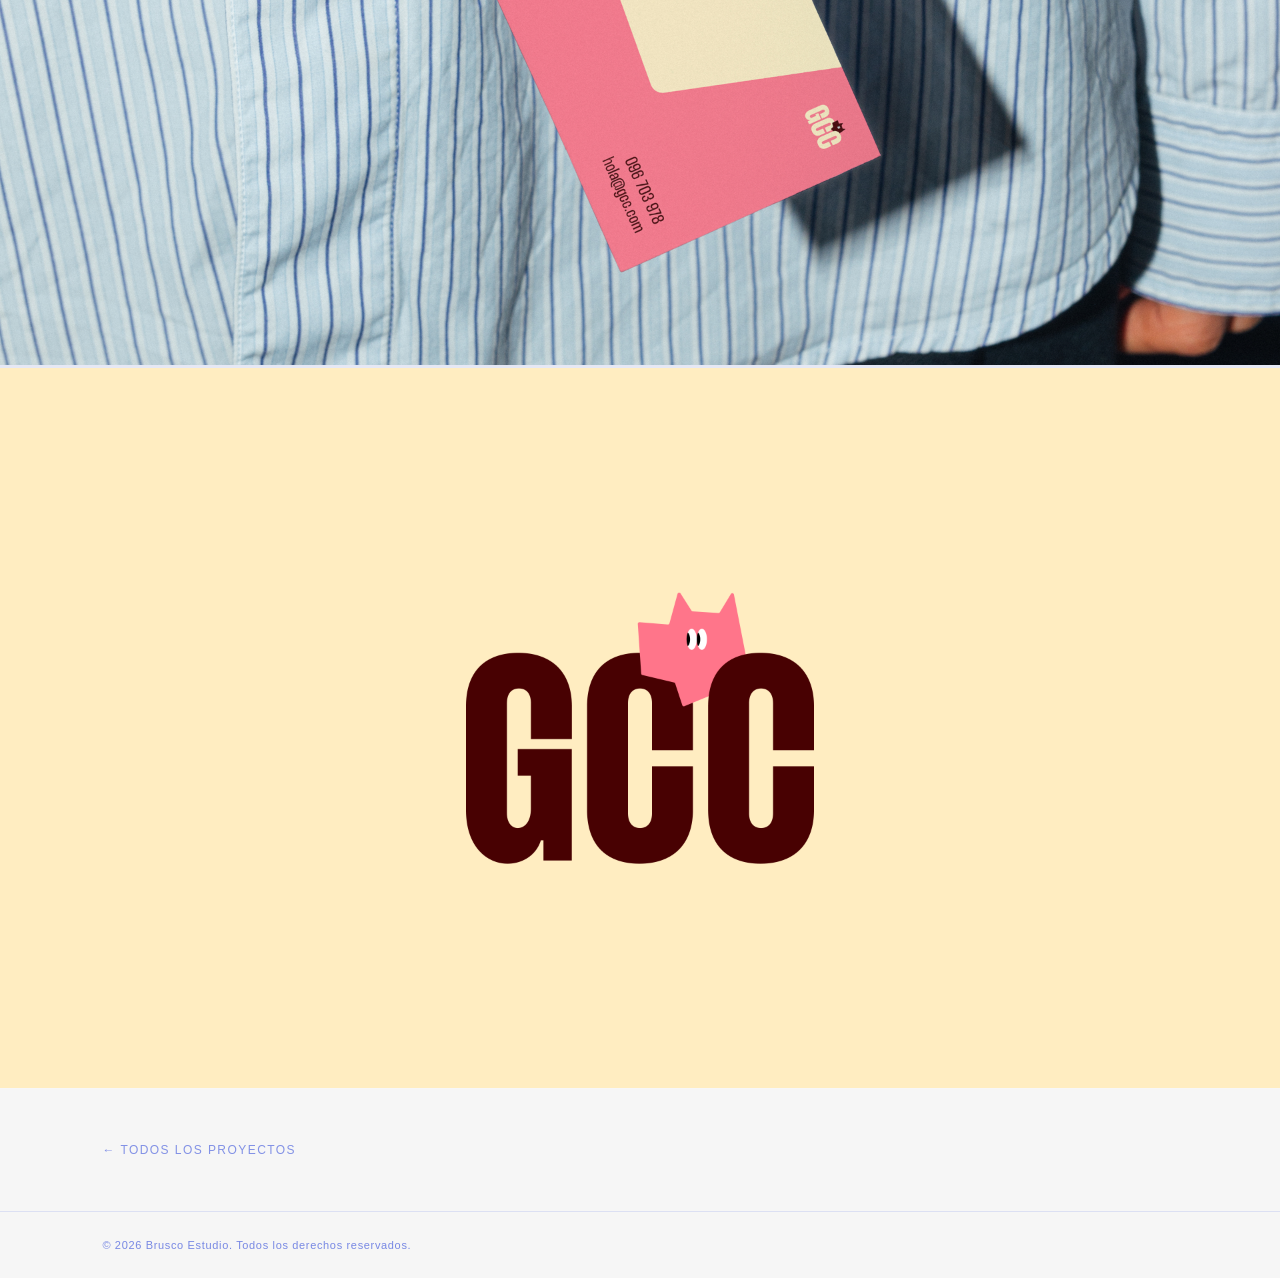
<file: proyecto-guarderia-canina.html>
<!DOCTYPE html>
<html lang="es">
<head>
    <meta charset="UTF-8">
    <meta name="viewport" content="width=device-width, initial-scale=1.0">

    <!-- Para cambiar título y descripción de este proyecto: editar title y description -->
    <title>Guardería Canina Colonia — Identidad Visual · Brusco Estudio</title>
    <meta name="description" content="Proyecto de identidad visual para Guardería Canina Colonia. Diseño de marca, logotipo y aplicaciones desarrollado por Brusco Estudio.">
    <meta name="robots" content="index, follow">
    <link rel="canonical" href="https://bruscoestudio.com/proyecto-guarderia-canina.html">

    <meta property="og:type"        content="article">
    <meta property="og:url"         content="https://bruscoestudio.com/proyecto-guarderia-canina.html">
    <meta property="og:title"       content="Guardería Canina Colonia — Brusco Estudio">
    <meta property="og:description" content="Proyecto de identidad visual completa para Guardería Canina Colonia.">
    <meta property="og:image"       content="https://bruscoestudio.com/assets/portada.gif">
    <meta property="og:site_name"   content="Brusco Estudio">

    <link rel="icon" type="image/svg+xml" href="assets/favicon.svg">
    <link rel="preconnect" href="https://api.fontshare.com" crossorigin>
    <link href="https://api.fontshare.com/v2/css?f[]=clash-display@300,400,500,600,700&display=swap" rel="stylesheet">
    <link rel="stylesheet" href="styles.css">
    <link rel="stylesheet" href="proyecto.css">
</head>
<body>

    <!-- =============================================
         HEADER (igual al de index.html)
         Los links llevan de regreso al índice principal
    ============================================= -->
    <header class="header" id="header">
        <div class="header__inner">
            <a href="index.html" class="header__logo">
                <svg width="48" height="30" viewBox="0 0 332 207" fill="none" xmlns="http://www.w3.org/2000/svg">
                    <path d="M271.006 87.5316L255.914 111.678L223.618 88.4371L242.03 66.7051L241.125 63.6868L213.96 56.7446L226.033 19.0155L252.896 30.4851L255.311 28.3723L252.896 0L292.738 0L290.323 28.3723L292.738 30.4851L319.903 19.3173L331.674 57.0464L303.906 63.6868L302.698 66.7051L321.412 88.4371L288.814 111.98L274.628 87.5316H271.006Z" fill="#F6F6F6"/>
                    <path d="M135.523 206.455L-7.39098e-06 206.455L-7.39098e-06 4.22656L128.581 4.22656C143.27 4.22656 155.444 6.13817 165.103 9.96139C174.761 13.5834 182.005 19.0164 186.835 26.2604C191.664 33.5044 194.079 42.4587 194.079 53.1235C194.079 66.0017 190.255 76.6665 182.609 85.1178C175.164 93.5691 162.185 98.1972 143.673 99.0021V102.02C163.996 102.825 178.987 107.554 188.646 116.207C198.505 124.859 203.435 136.228 203.435 150.314C203.435 161.582 201.121 171.442 196.493 179.893C191.865 188.345 184.521 194.884 174.459 199.512C164.6 204.141 151.621 206.455 135.523 206.455ZM56.4428 127.374V155.445L128.279 155.445C135.121 155.445 139.749 154.539 142.163 152.728C144.779 150.716 146.087 146.893 146.087 141.259C146.087 135.625 144.88 131.902 142.465 130.091C140.051 128.28 135.322 127.374 128.279 127.374H56.4428ZM56.4428 55.2363L56.4428 80.8921H122.544C128.38 80.8921 132.303 79.9866 134.316 78.1756C136.328 76.1634 137.334 72.8433 137.334 68.2152C137.334 63.587 136.026 60.2669 133.41 58.2547C130.996 56.2424 126.87 55.2363 121.035 55.2363L56.4428 55.2363Z" fill="#F6F6F6"/>
                </svg>
            </a>
            <nav class="header__nav">
                <a href="index.html#nosotros"  class="nav__link">Brusco</a>
                <a href="index.html#proyectos" class="nav__link">Proyectos</a>
                <a href="index.html#contacto"  class="nav__link">Contacto</a>
            </nav>
        </div>
    </header>


    <!-- =============================================
         HERO DEL PROYECTO
         Para editar: cambiar los textos de categoría, título y metadatos
    ============================================= -->
    <section class="proyecto-hero">
        <div class="proyecto-hero__inner">

            <!-- Categoría: tipo de trabajo -->
            <span class="proyecto-hero__cat">Branding y Social Media</span>

            <!-- Título del proyecto -->
            <h1 class="proyecto-hero__titulo">Guardería Canina Colonia</h1>

            <!-- Metadatos: editar cliente, año y servicio -->
            <div class="proyecto-hero__meta">
                <span>Cliente: <strong>Guardería Canina Colonia</strong></span>
                <span>Año: <strong>2026</strong></span>
                <span>Servicio: <strong>Branding y Social Media</strong></span>
            </div>

        </div>
    </section>


    <!-- =============================================
         GALERÍA DEL PROYECTO — composición estilo Behance

         TIPOS DE BLOQUE disponibles:

         1) Imagen full-width:
            <div class="galeria__full">
                <img src="assets/imagen.jpg" alt="descripción">
            </div>

         2) Par de imágenes lado a lado:
            <div class="galeria__row">
                <div class="galeria__half"><img src="..." alt="..."></div>
                <div class="galeria__half"><img src="..." alt="..."></div>
            </div>

         3) Full-width más alta (4:3):
            <div class="galeria__full galeria__full--tall">
                <img src="..." alt="...">
            </div>

         Para agregar imágenes: duplicar cualquiera de los bloques anteriores
         Para quitar imágenes: eliminar el bloque completo
         Reemplazar cada src="assets/..." por la ruta real de tu imagen
    ============================================= -->
    <div class="proyecto-galeria">

        <div class="galeria__full">
            <img src="assets/guarderia/guarderia1.png" alt="Guardería Canina — Vista general">
        </div>

                <!-- Bloque de texto bilingüe -->
        <div class="galeria__texto">
            <div class="galeria__texto__col">
                <span class="galeria__texto__lang">ES.</span>
                <p>Guardería Canina Colonia es una marca enfocada en guardería y paseos caninos, con una propuesta basada en el cuidado, la seguridad y el bienestar diario de cada perro. El desafío fue construir una identidad visual capaz de transmitir confianza y profesionalismo, sin perder cercanía, calidez y energía.</p>
                <p>Desde Brusco Estudio desarrollamos un sistema gráfico sólido, reconocible y adaptable, pensado para acompañar la comunicación de la marca en redes y futuras aplicaciones.</p>
                <p>El resultado es una identidad con carácter, diseñada para posicionar a GCC de forma clara, consistente y memorable.</p>
            </div>
            <div class="galeria__texto__col">
                <span class="galeria__texto__lang">EN.</span>
                <p>Guardería Canina Colonia is a brand focused on dog daycare and walking services, built around care, safety, and the daily well-being of every dog. The challenge was to create a visual identity capable of conveying trust and professionalism without losing warmth, closeness, and energy.</p>
                <p>At Brusco Studio, we developed a solid, recognizable, and adaptable graphic system designed to support the brand's communication across social media and future applications.</p>
                <p>The result is an identity with character, created to position GCC in a clear, consistent, and memorable way.</p>
            </div>
        </div>

        <div class="galeria__full">
            <img src="assets/guarderia/guarderia2.gif" alt="Guardería Canina — Vista general">
        </div>

        <div class="galeria__full">
            <img src="assets/guarderia/guarderia3.png" alt="Guardería Canina — Vista general">
        </div>

        <div class="galeria__full">
            <img src="assets/guarderia/guarderia4.png" alt="Guardería Canina — Vista general">
        </div>

        <div class="galeria__full">
            <img src="assets/guarderia/guarderia5.png" alt="Guardería Canina — Vista general">
        </div>

        <div class="galeria__full">
            <img src="assets/guarderia/guarderia6.png" alt="Guardería Canina — Vista general">
        </div>

        <div class="galeria__full">
            <img src="assets/guarderia/guarderia7.png" alt="Guardería Canina — Vista general">
        </div>

        <div class="galeria__full">
            <img src="assets/guarderia/guarderia8.png" alt="Guardería Canina — Vista general">
        </div>

        <div class="galeria__full">
            <img src="assets/guarderia/guarderia9.png" alt="Guardería Canina — Vista general">
        </div>

    </div>


    <!-- =============================================
         NAVEGACIÓN ENTRE PROYECTOS
         Para agregar link al siguiente proyecto:
         descomentar el <a class="proyecto-nav__sig"> y editar el href
    ============================================= -->
    <div class="proyecto-nav">
        <a href="index.html#proyectos" class="proyecto-nav__volver">← Todos los proyectos</a>
        <!-- <a href="proyecto-2.html" class="proyecto-nav__sig">Siguiente proyecto →</a> -->
    </div>


    <!-- Footer -->
    <footer class="footer">
        <div class="footer__inner">
            <span class="footer__copy">© 2026 Brusco Estudio. Todos los derechos reservados.</span>
        </div>
    </footer>

    <!-- script.js maneja el header con fondo al hacer scroll -->
    <script src="script.js"></script>
</body>
</html>
</file>
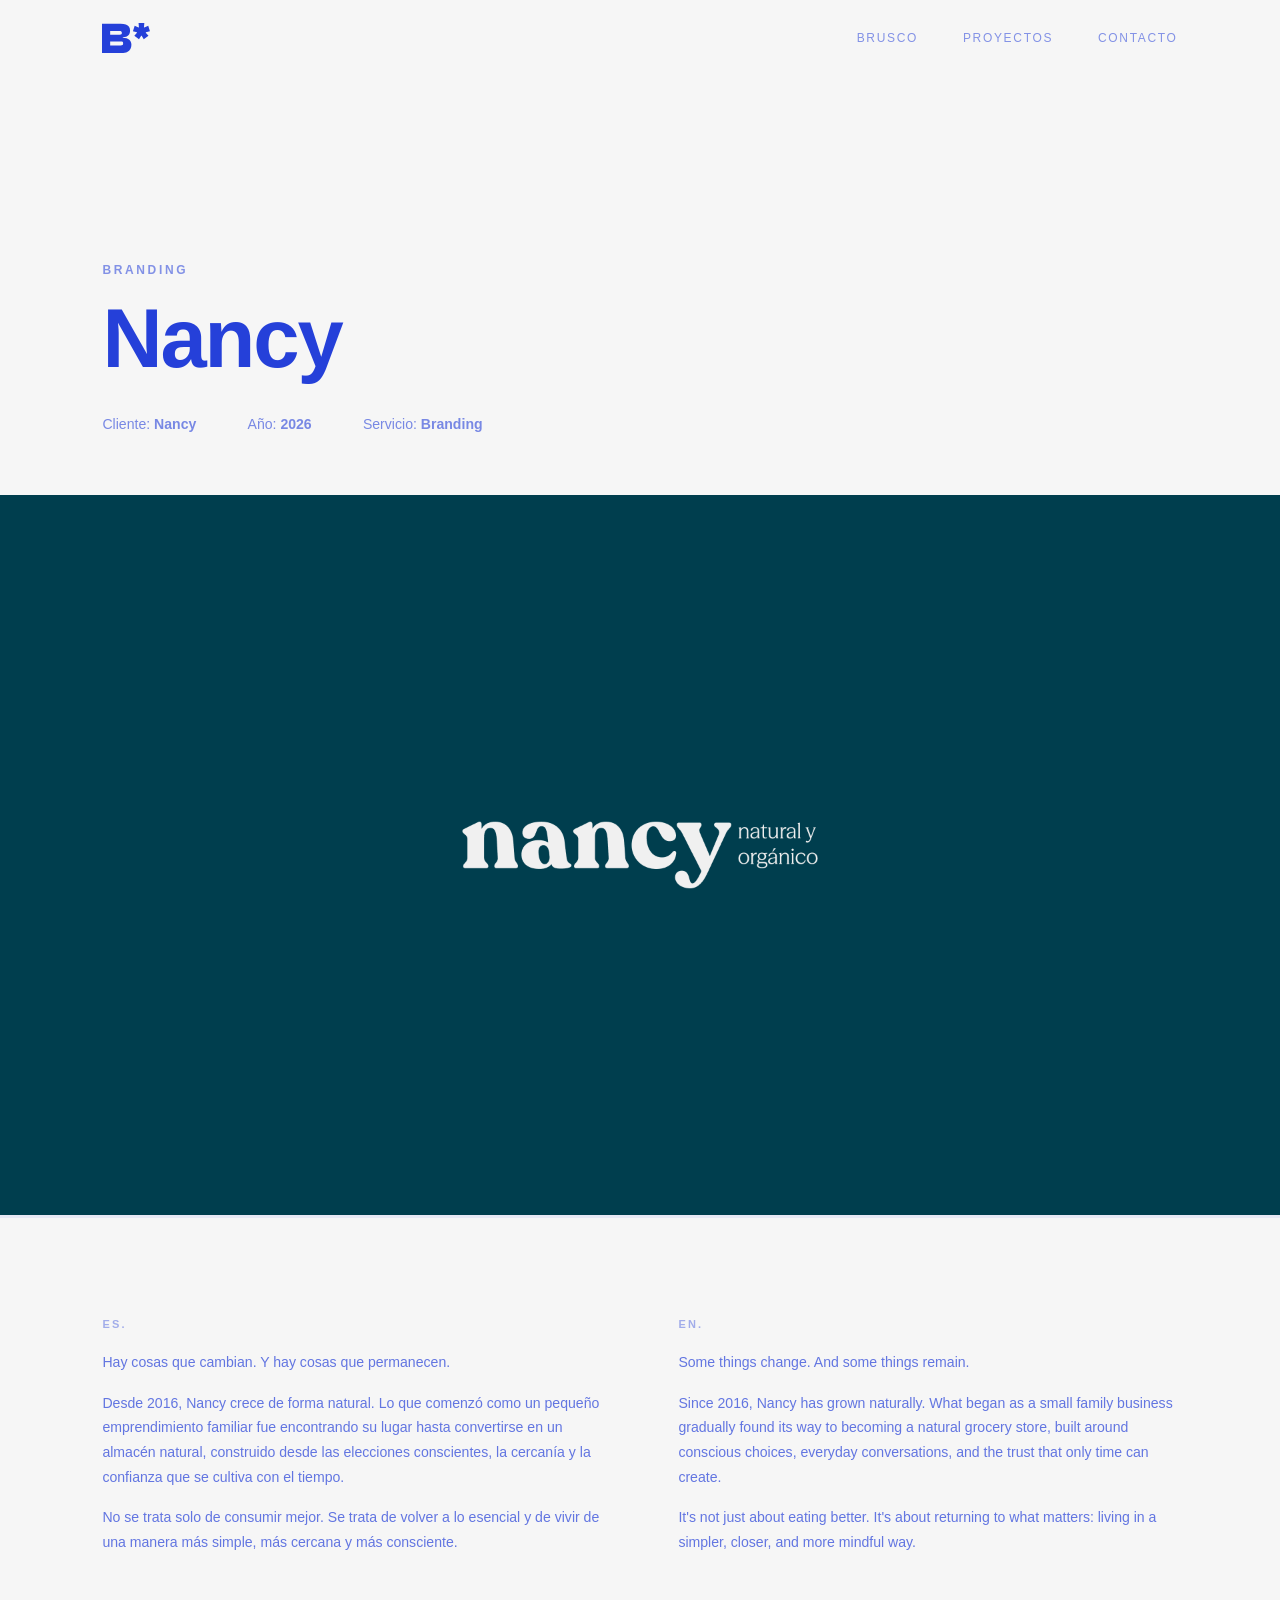
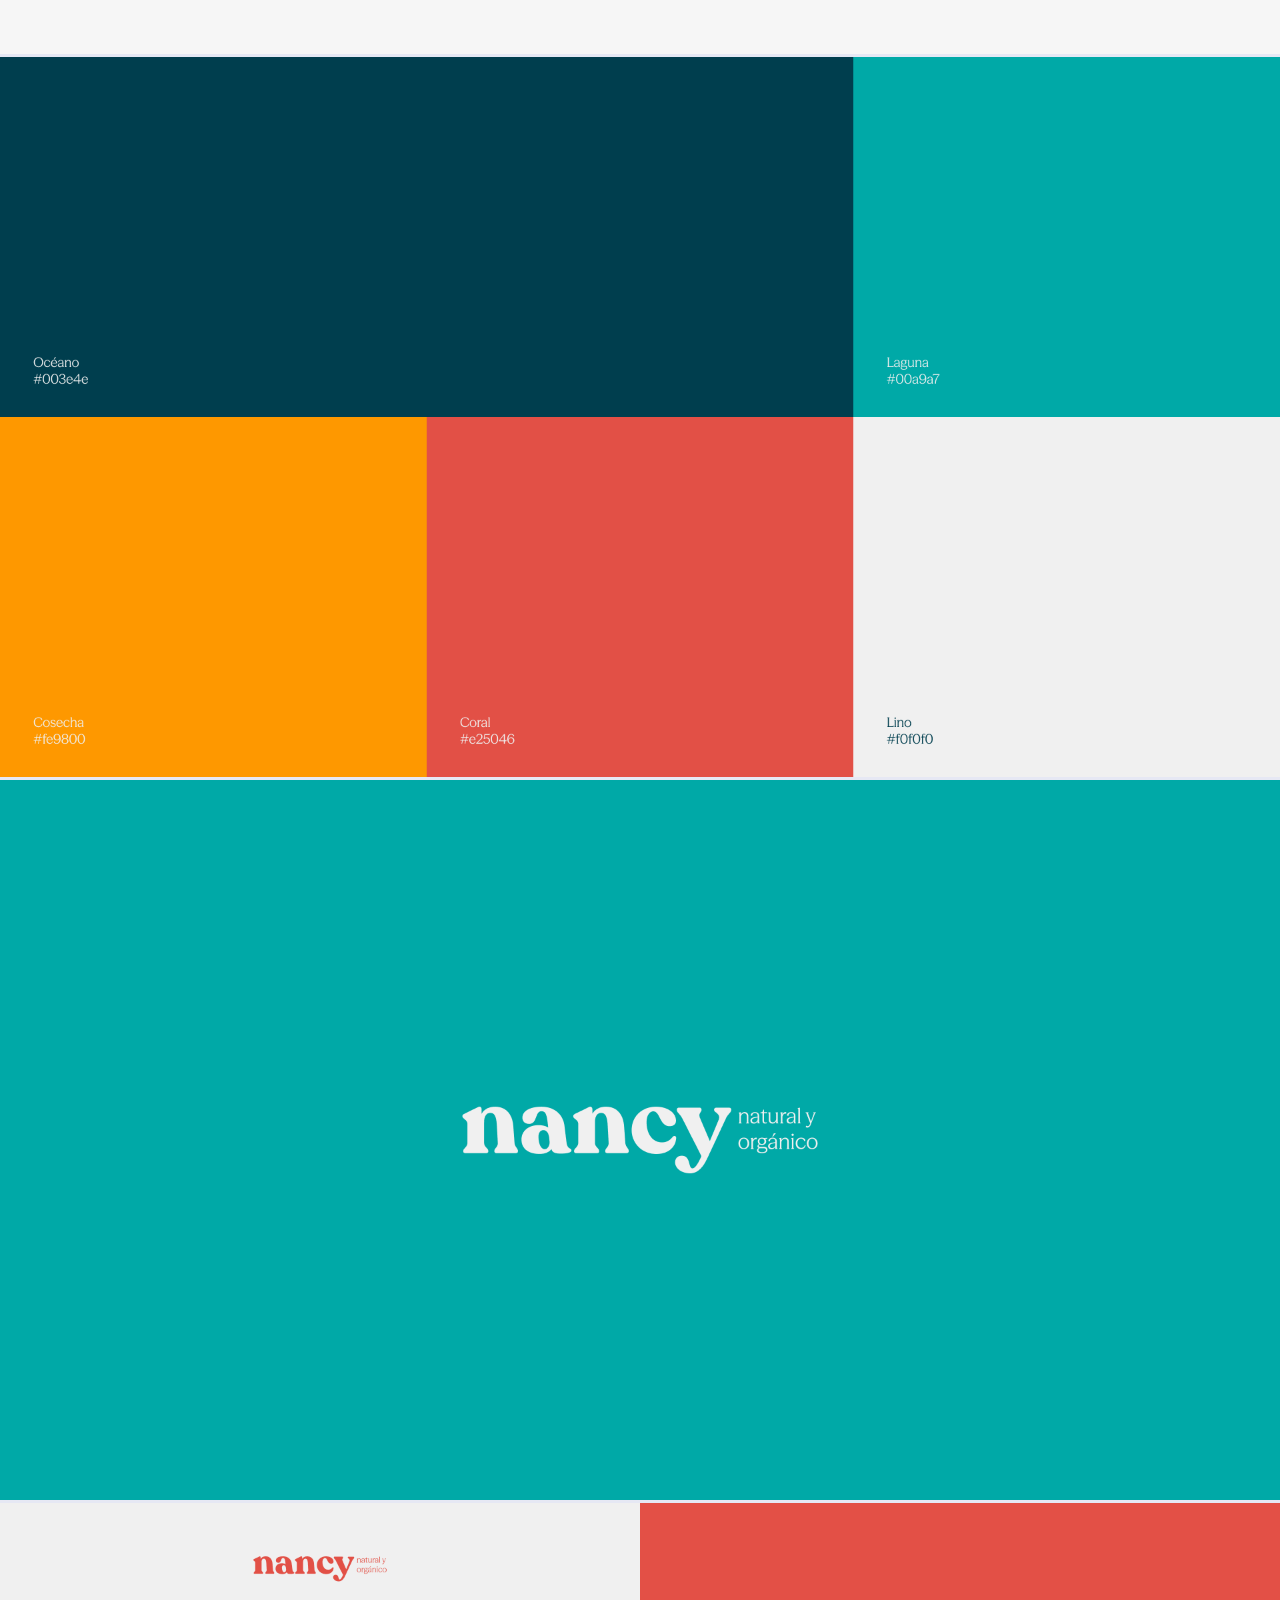
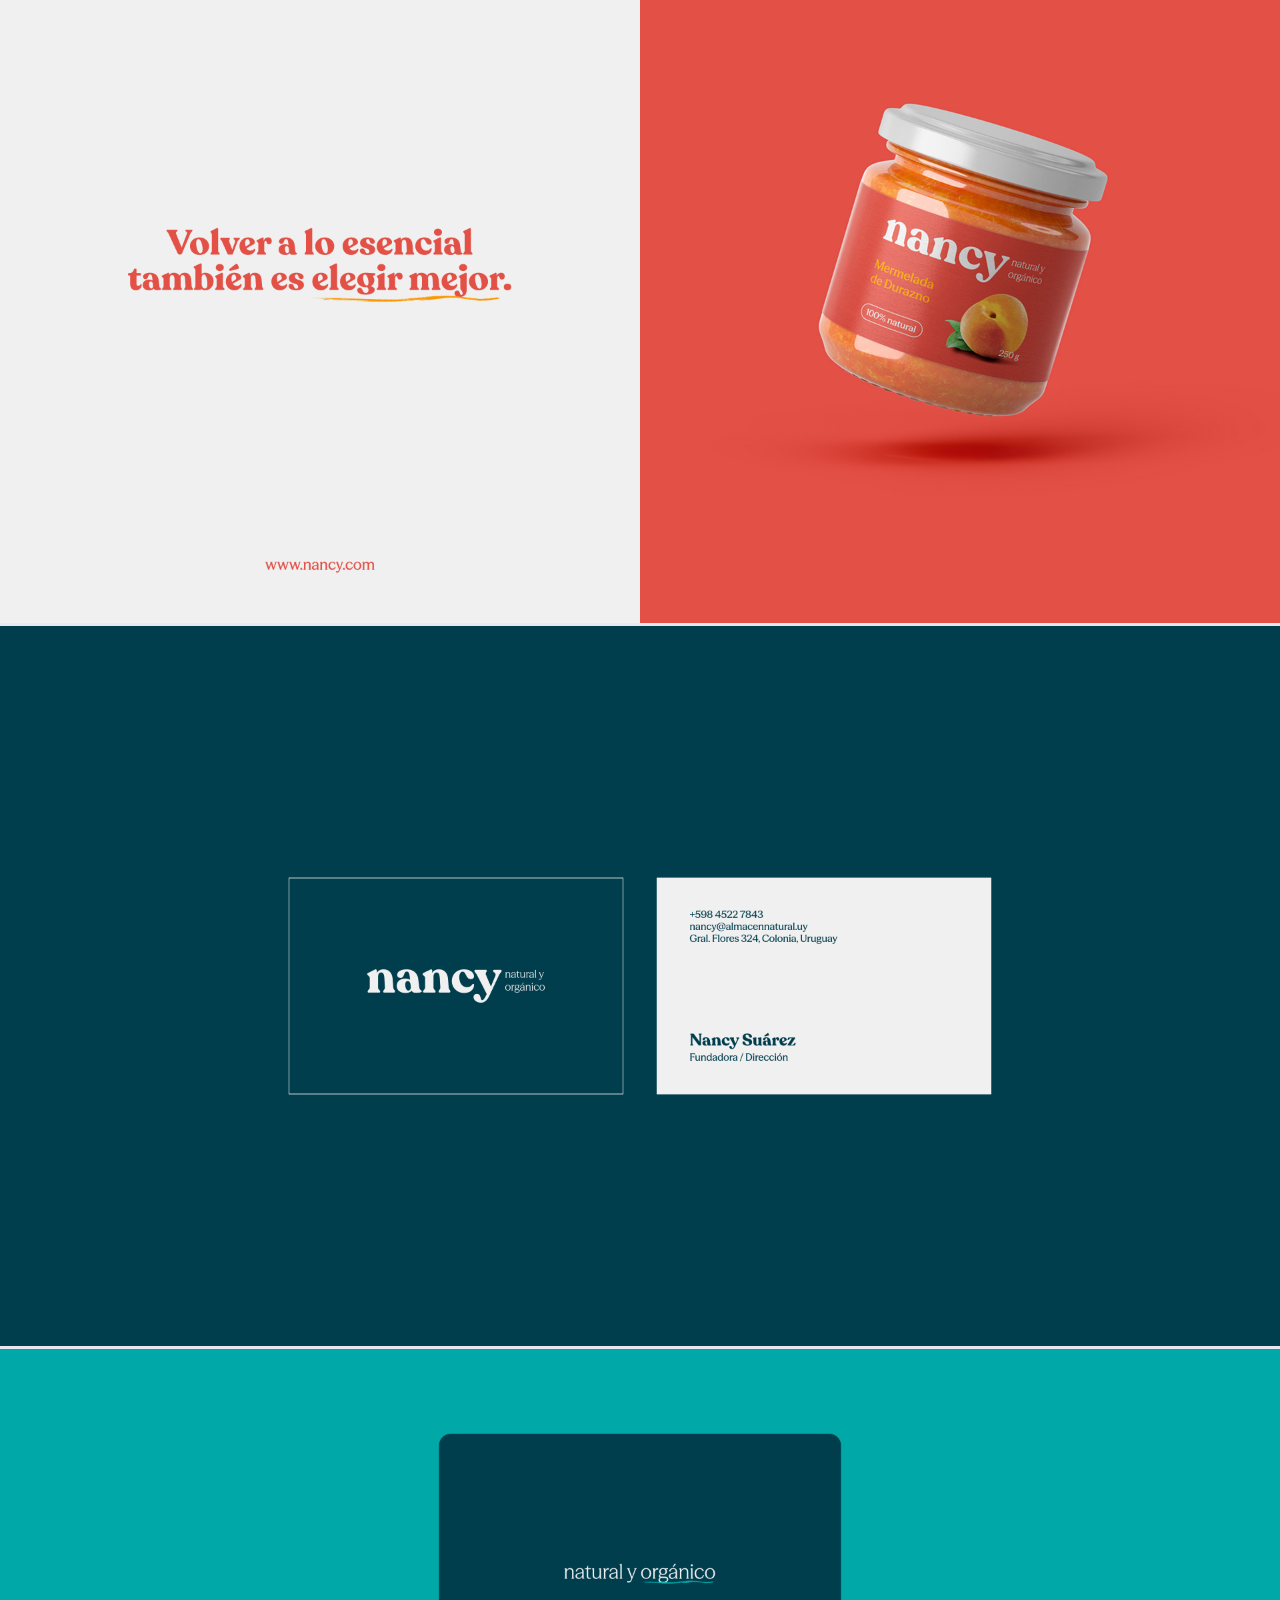
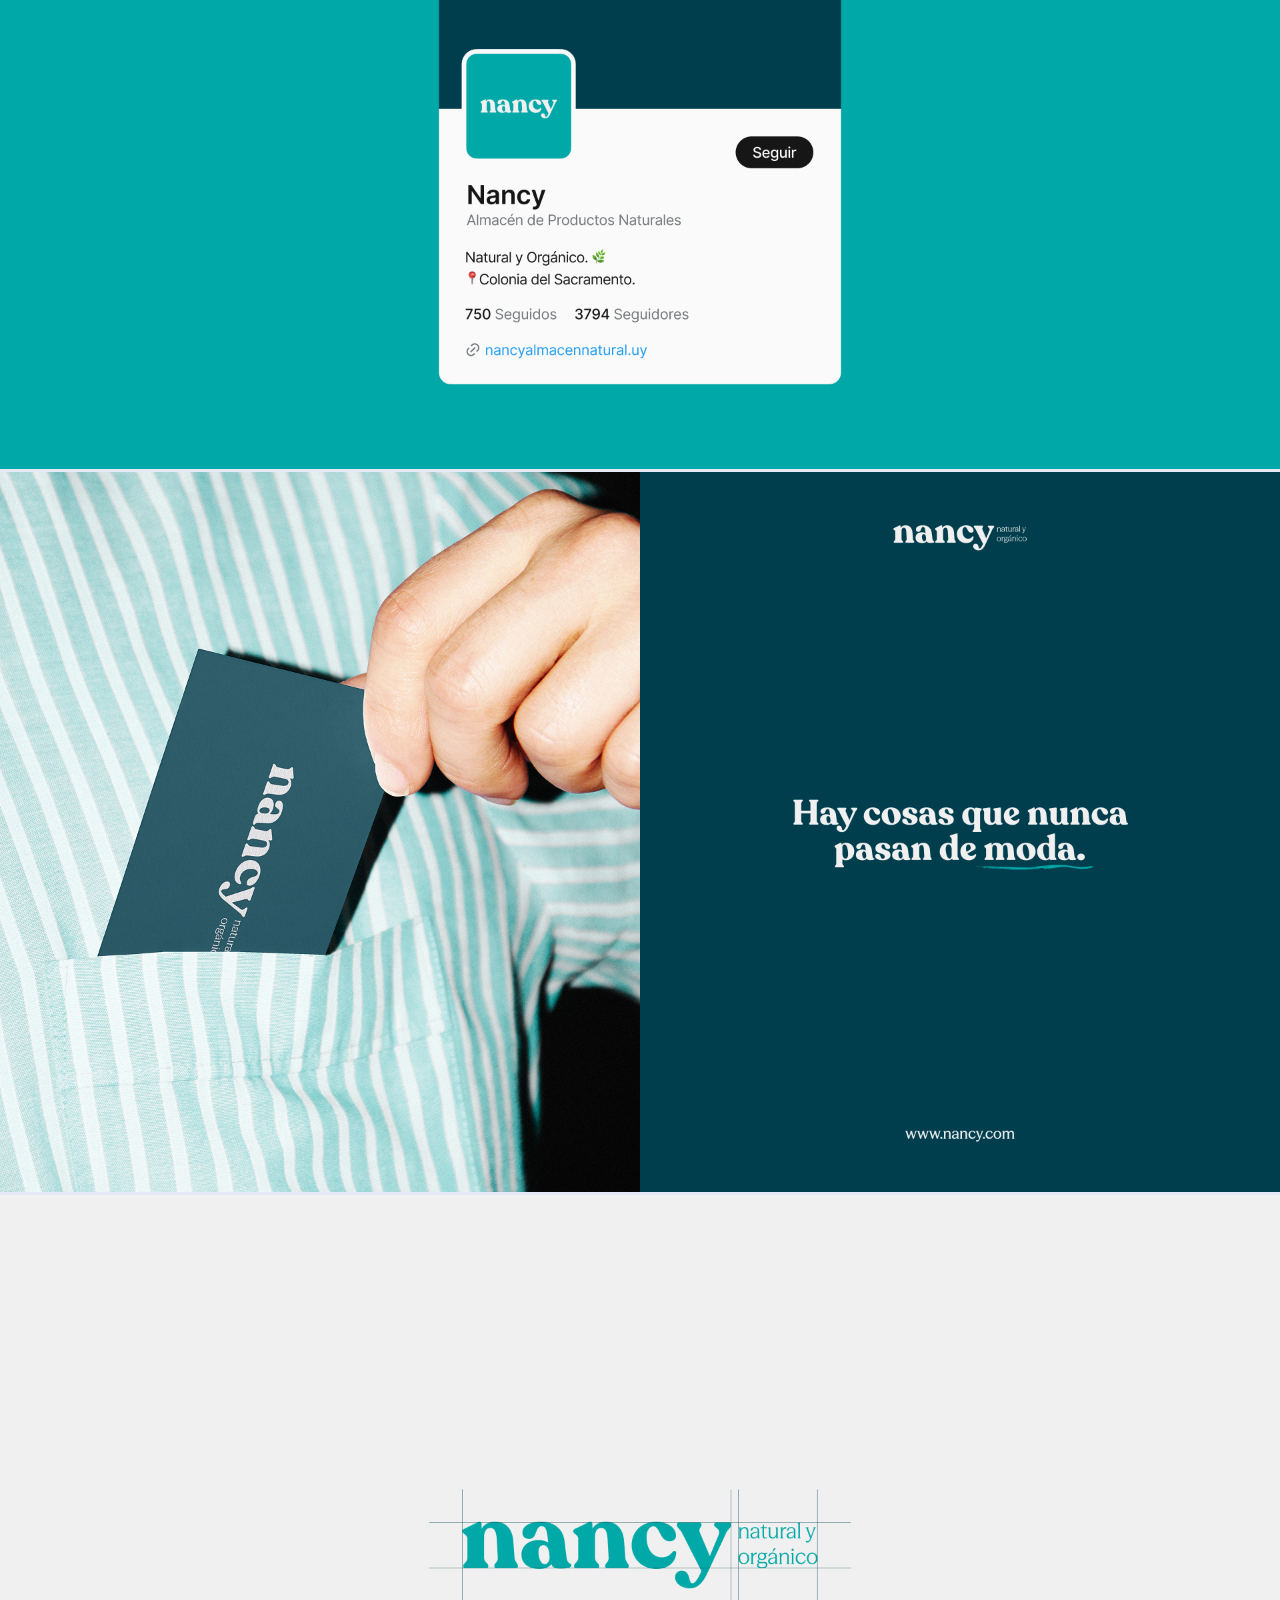
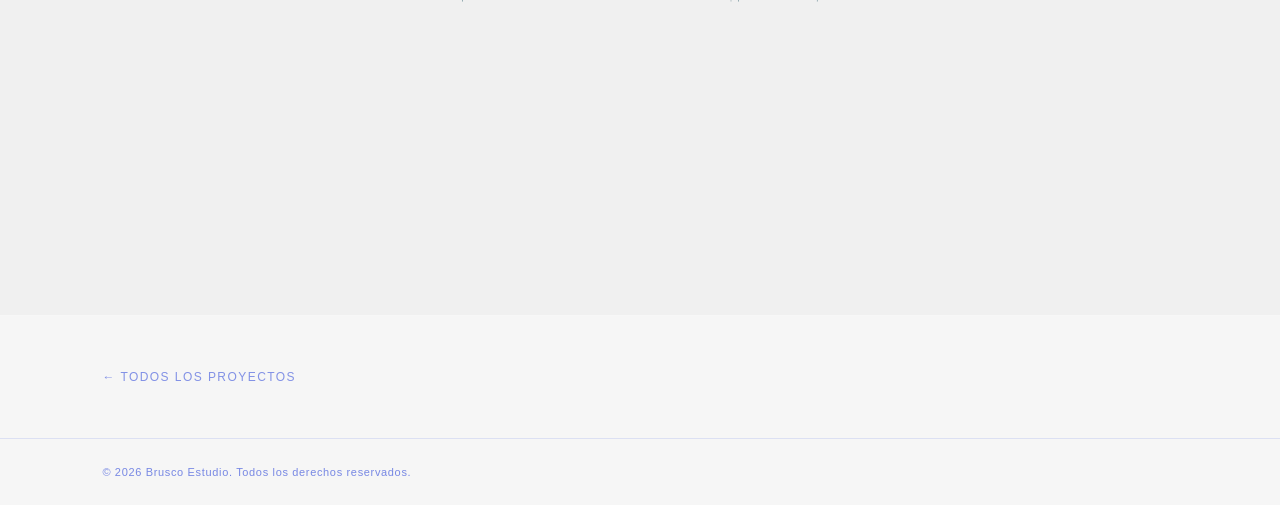
<file: proyecto-nancy.html>
<!DOCTYPE html>
<html lang="es">
<head>
    <meta charset="UTF-8">
    <meta name="viewport" content="width=device-width, initial-scale=1.0">

    <!-- Para cambiar título y descripción de este proyecto: editar title y description -->
    <title>Nancy — Branding</title>
    <meta name="description" content="Proyecto de [tipo de trabajo] para Nancy. Desarrollado por Brusco Estudio.">
    <meta name="robots" content="index, follow">
    <link rel="canonical" href="https://bruscoestudio.com/proyecto-nancy.html">

    <meta property="og:type"        content="article">
    <meta property="og:url"         content="https://bruscoestudio.com/proyecto-nancy.html">
    <meta property="og:title"       content="Nancy — Brusco Estudio">
    <meta property="og:description" content="Proyecto de [tipo de trabajo] para Nancy.">
    <meta property="og:image"       content="https://bruscoestudio.com/assets/nancy/portadanancy.png">
    <meta property="og:site_name"   content="Brusco Estudio">

    <link rel="icon" type="image/svg+xml" href="assets/favicon.svg">
    <link rel="preconnect" href="https://api.fontshare.com" crossorigin>
    <link href="https://api.fontshare.com/v2/css?f[]=clash-display@300,400,500,600,700&display=swap" rel="stylesheet">
    <link rel="stylesheet" href="styles.css">
    <link rel="stylesheet" href="proyecto.css">
</head>
<body>

    <header class="header" id="header">
        <div class="header__inner">
            <a href="index.html" class="header__logo">
                <svg width="48" height="30" viewBox="0 0 332 207" fill="none" xmlns="http://www.w3.org/2000/svg">
                    <path d="M271.006 87.5316L255.914 111.678L223.618 88.4371L242.03 66.7051L241.125 63.6868L213.96 56.7446L226.033 19.0155L252.896 30.4851L255.311 28.3723L252.896 0L292.738 0L290.323 28.3723L292.738 30.4851L319.903 19.3173L331.674 57.0464L303.906 63.6868L302.698 66.7051L321.412 88.4371L288.814 111.98L274.628 87.5316H271.006Z" fill="#F6F6F6"/>
                    <path d="M135.523 206.455L-7.39098e-06 206.455L-7.39098e-06 4.22656L128.581 4.22656C143.27 4.22656 155.444 6.13817 165.103 9.96139C174.761 13.5834 182.005 19.0164 186.835 26.2604C191.664 33.5044 194.079 42.4587 194.079 53.1235C194.079 66.0017 190.255 76.6665 182.609 85.1178C175.164 93.5691 162.185 98.1972 143.673 99.0021V102.02C163.996 102.825 178.987 107.554 188.646 116.207C198.505 124.859 203.435 136.228 203.435 150.314C203.435 161.582 201.121 171.442 196.493 179.893C191.865 188.345 184.521 194.884 174.459 199.512C164.6 204.141 151.621 206.455 135.523 206.455ZM56.4428 127.374V155.445L128.279 155.445C135.121 155.445 139.749 154.539 142.163 152.728C144.779 150.716 146.087 146.893 146.087 141.259C146.087 135.625 144.88 131.902 142.465 130.091C140.051 128.28 135.322 127.374 128.279 127.374H56.4428ZM56.4428 55.2363L56.4428 80.8921H122.544C128.38 80.8921 132.303 79.9866 134.316 78.1756C136.328 76.1634 137.334 72.8433 137.334 68.2152C137.334 63.587 136.026 60.2669 133.41 58.2547C130.996 56.2424 126.87 55.2363 121.035 55.2363L56.4428 55.2363Z" fill="#F6F6F6"/>
                </svg>
            </a>
            <nav class="header__nav">
                <a href="index.html#nosotros"  class="nav__link">Brusco</a>
                <a href="index.html#proyectos" class="nav__link">Proyectos</a>
                <a href="index.html#contacto"  class="nav__link">Contacto</a>
            </nav>
        </div>
    </header>


    <!-- =============================================
         HERO DEL PROYECTO
         Editar: categoría, título y metadatos
    ============================================= -->
    <section class="proyecto-hero">
        <div class="proyecto-hero__inner">

            <span class="proyecto-hero__cat">Branding</span>

            <h1 class="proyecto-hero__titulo">Nancy</h1>

            <div class="proyecto-hero__meta">
                <span>Cliente: <strong>Nancy</strong></span>
                <span>Año: <strong>2026</strong></span>
                <span>Servicio: <strong>Branding</strong></span>
            </div>

        </div>
    </section>


    <!-- =============================================
         GALERÍA DEL PROYECTO

         TIPOS DE BLOQUE disponibles:

         1) Imagen full-width:
            <div class="galeria__full">
                <img src="assets/imagen.jpg" alt="descripción">
            </div>

         2) Par de imágenes lado a lado:
            <div class="galeria__row">
                <div class="galeria__half"><img src="..." alt="..."></div>
                <div class="galeria__half"><img src="..." alt="..."></div>
            </div>

         3) Full-width más alta (4:3):
            <div class="galeria__full galeria__full--tall">
                <img src="..." alt="...">
            </div>

         Para agregar imágenes: duplicar cualquiera de los bloques
         Para quitar imágenes: eliminar el bloque completo
    ============================================= -->
    <div class="proyecto-galeria">

        <div class="galeria__full">
            <img src="assets/nancy/nancy1.png" alt="Nancy — Vista general">
        </div>

        <!-- Bloque de texto bilingüe -->
        <div class="galeria__texto">
            <div class="galeria__texto__col">
                <span class="galeria__texto__lang">ES.</span>
                <p>Hay cosas que cambian. Y hay cosas que permanecen.</p>
                <p>Desde 2016, Nancy crece de forma natural. Lo que comenzó como un pequeño emprendimiento familiar fue encontrando su lugar hasta convertirse en un almacén natural, construido desde las elecciones conscientes, la cercanía y la confianza que se cultiva con el tiempo.</p>
                <p>No se trata solo de consumir mejor. Se trata de volver a lo esencial y de vivir de una manera más simple, más cercana y más consciente.</p>
            </div>
            <div class="galeria__texto__col">
                <span class="galeria__texto__lang">EN.</span>
                <p>Some things change. And some things remain.</p>
                <p>Since 2016, Nancy has grown naturally. What began as a small family business gradually found its way to becoming a natural grocery store, built around conscious choices, everyday conversations, and the trust that only time can create.</p>
                <p>It's not just about eating better. It's about returning to what matters: living in a simpler, closer, and more mindful way.</p>
            </div>
        </div>

        <div class="galeria__full">
            <img src="assets/nancy/nancy2.png" alt="Nancy">
        </div>

        <div class="galeria__full">
            <img src="assets/nancy/nancy3.png" alt="Nancy">
        </div>

        <div class="galeria__full">
            <img src="assets/nancy/nancy4.png" alt="Nancy">
        </div>

        <div class="galeria__full">
            <img src="assets/nancy/nancy5.png" alt="Nancy">
        </div>

        <div class="galeria__full">
            <img src="assets/nancy/nancy6.png" alt="Nancy">
        </div>

        <div class="galeria__full">
            <img src="assets/nancy/nancy7.png" alt="Nancy">
        </div>

        <div class="galeria__full">
            <img src="assets/nancy/nancy8.png" alt="Nancy">
        </div>

        <!-- Agregar o quitar bloques según las imágenes disponibles -->

    </div>


    <!-- =============================================
         NAVEGACIÓN ENTRE PROYECTOS
         Para activar "Siguiente proyecto": descomentar el <a> y editar el href
    ============================================= -->
    <div class="proyecto-nav">
        <a href="index.html#proyectos" class="proyecto-nav__volver">← Todos los proyectos</a>
        <!-- <a href="proyecto-otro.html" class="proyecto-nav__sig">Siguiente proyecto →</a> -->
    </div>


    <!-- Footer -->
    <footer class="footer">
        <div class="footer__inner">
            <span class="footer__copy">© 2026 Brusco Estudio. Todos los derechos reservados.</span>
        </div>
    </footer>

    <script src="script.js"></script>
</body>
</html>
</file>
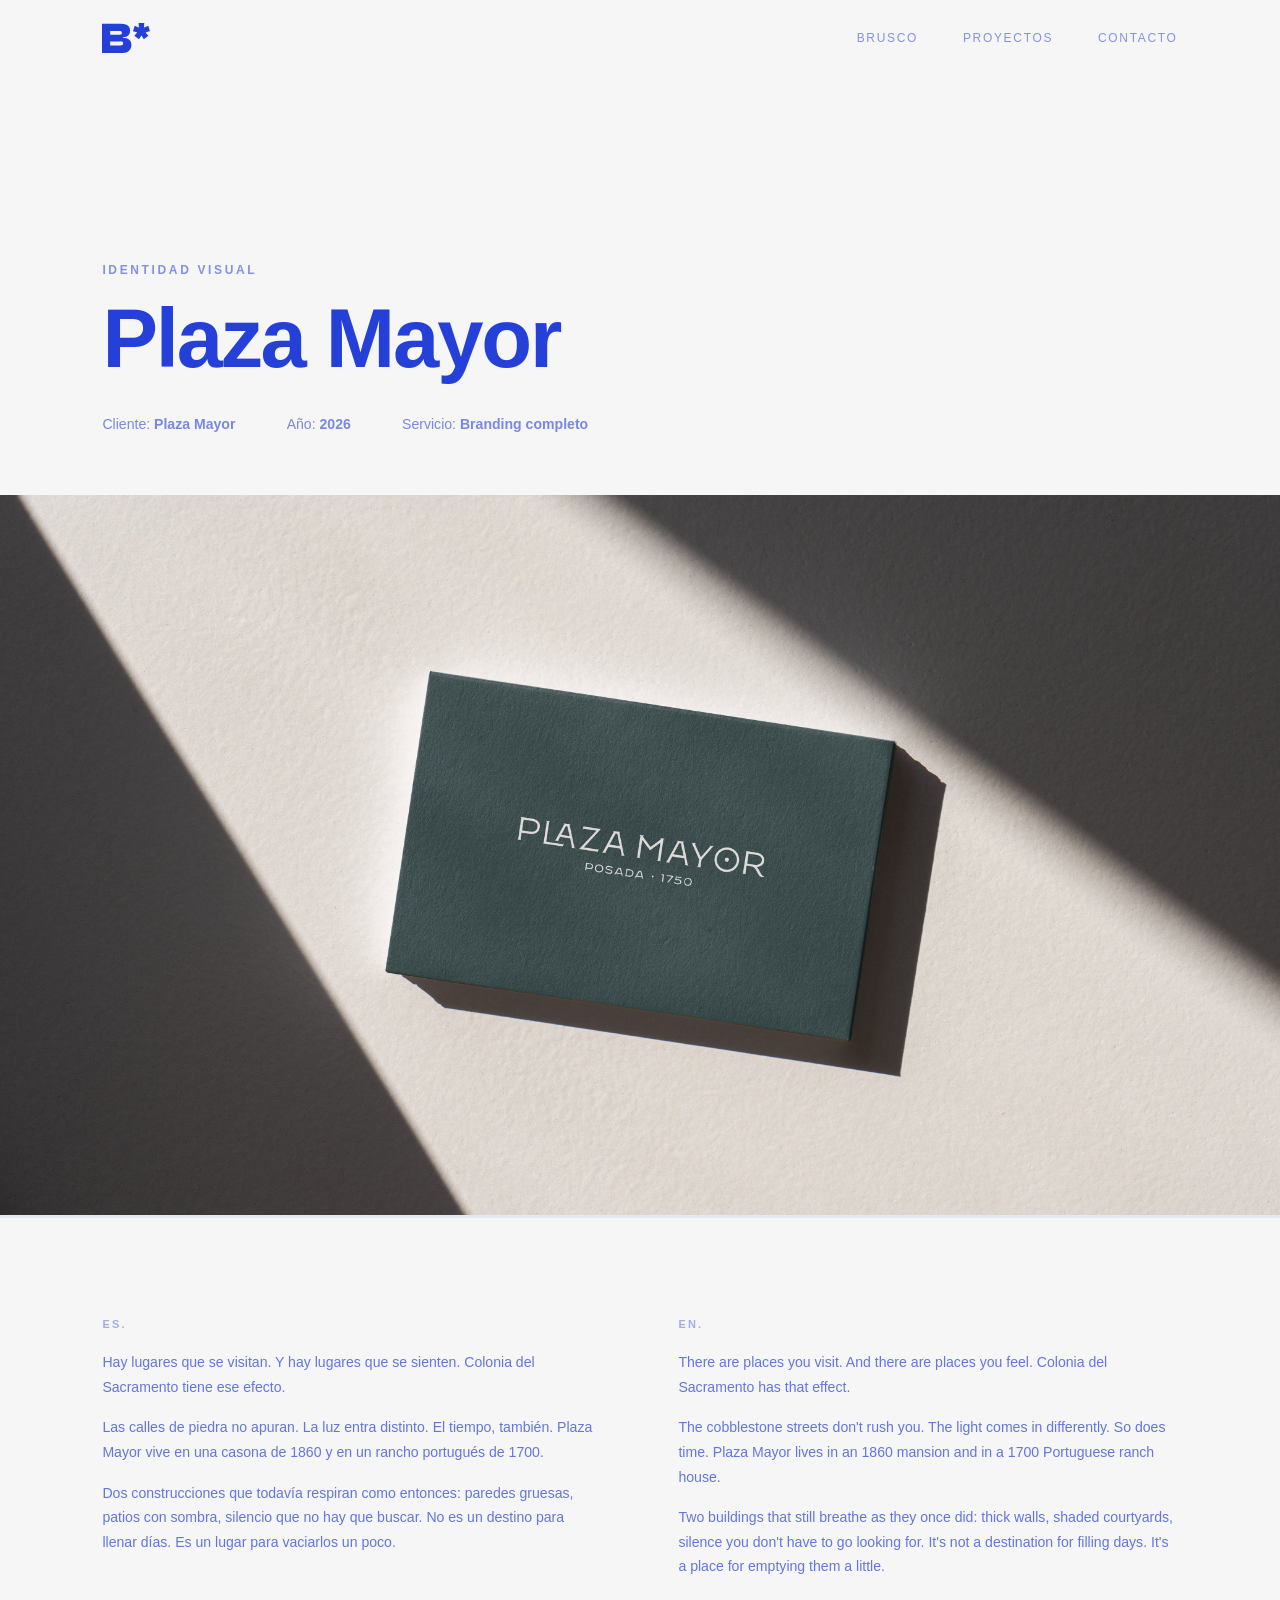
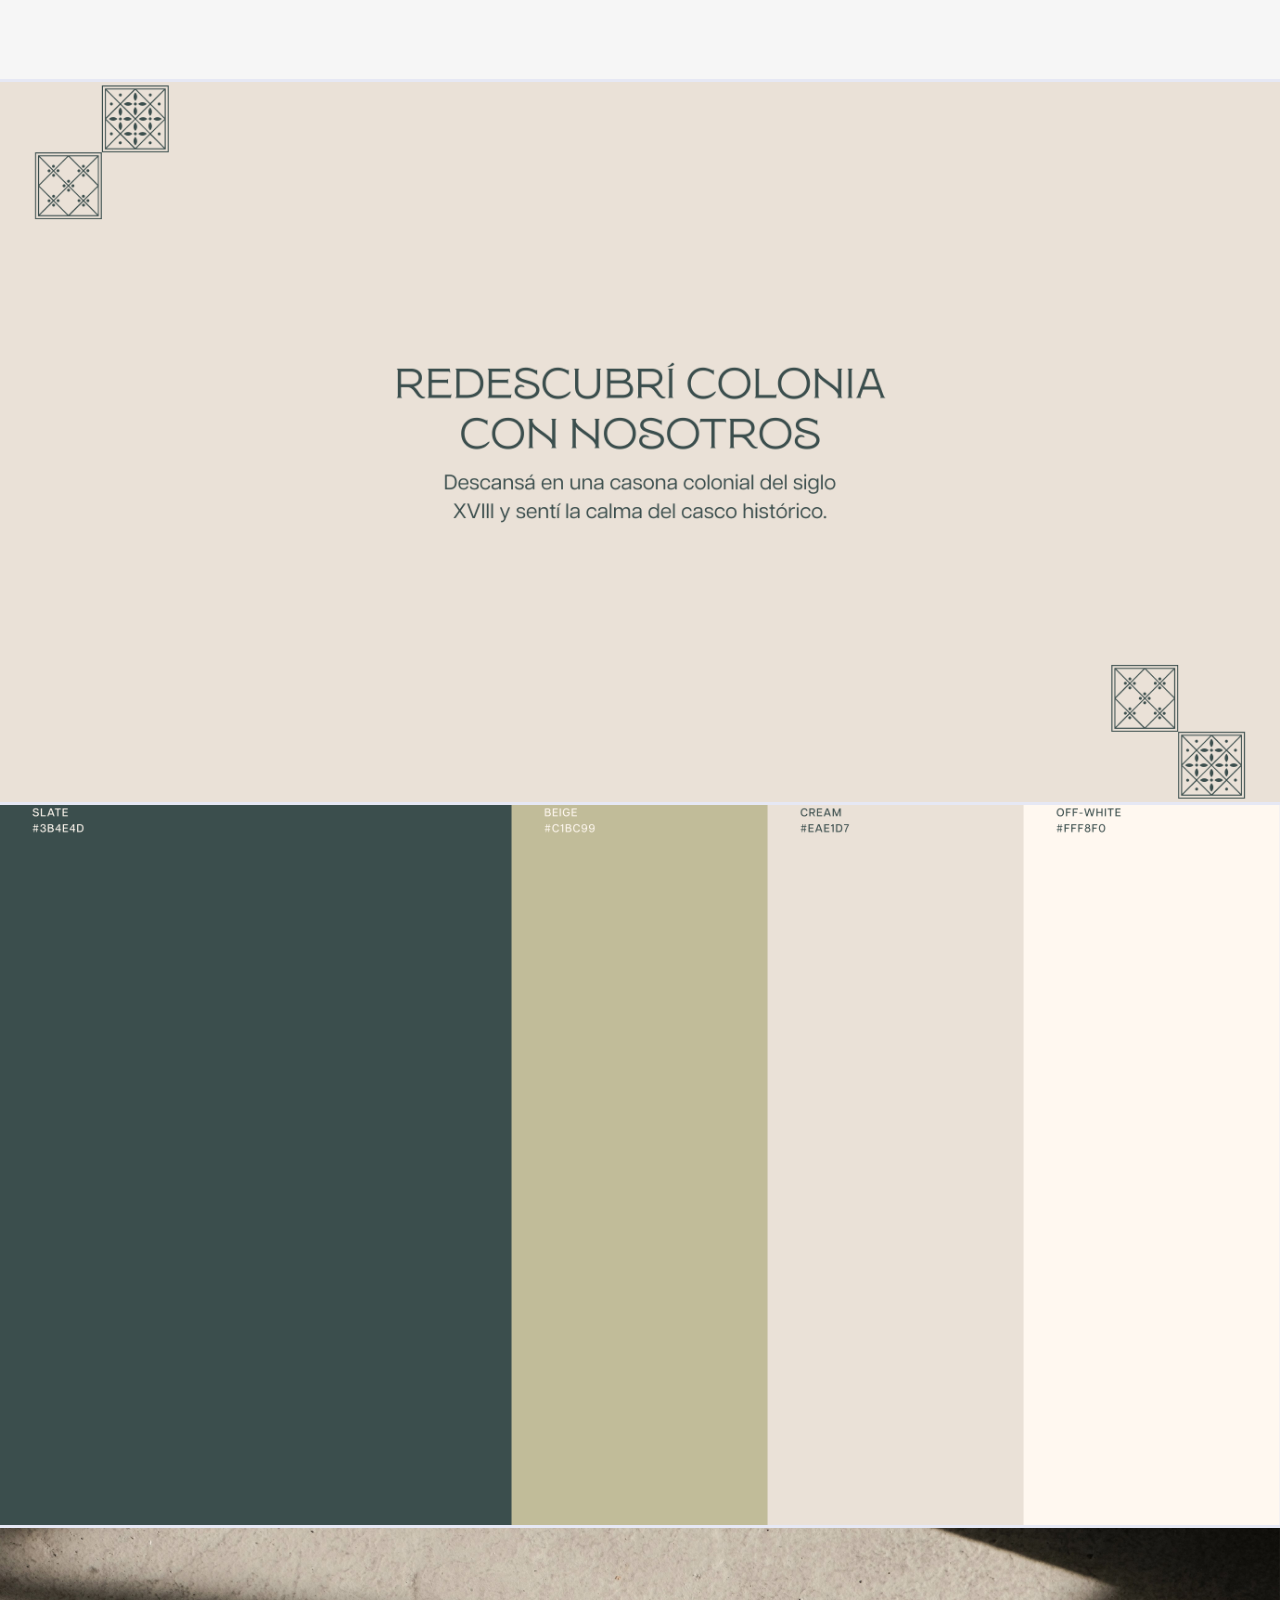
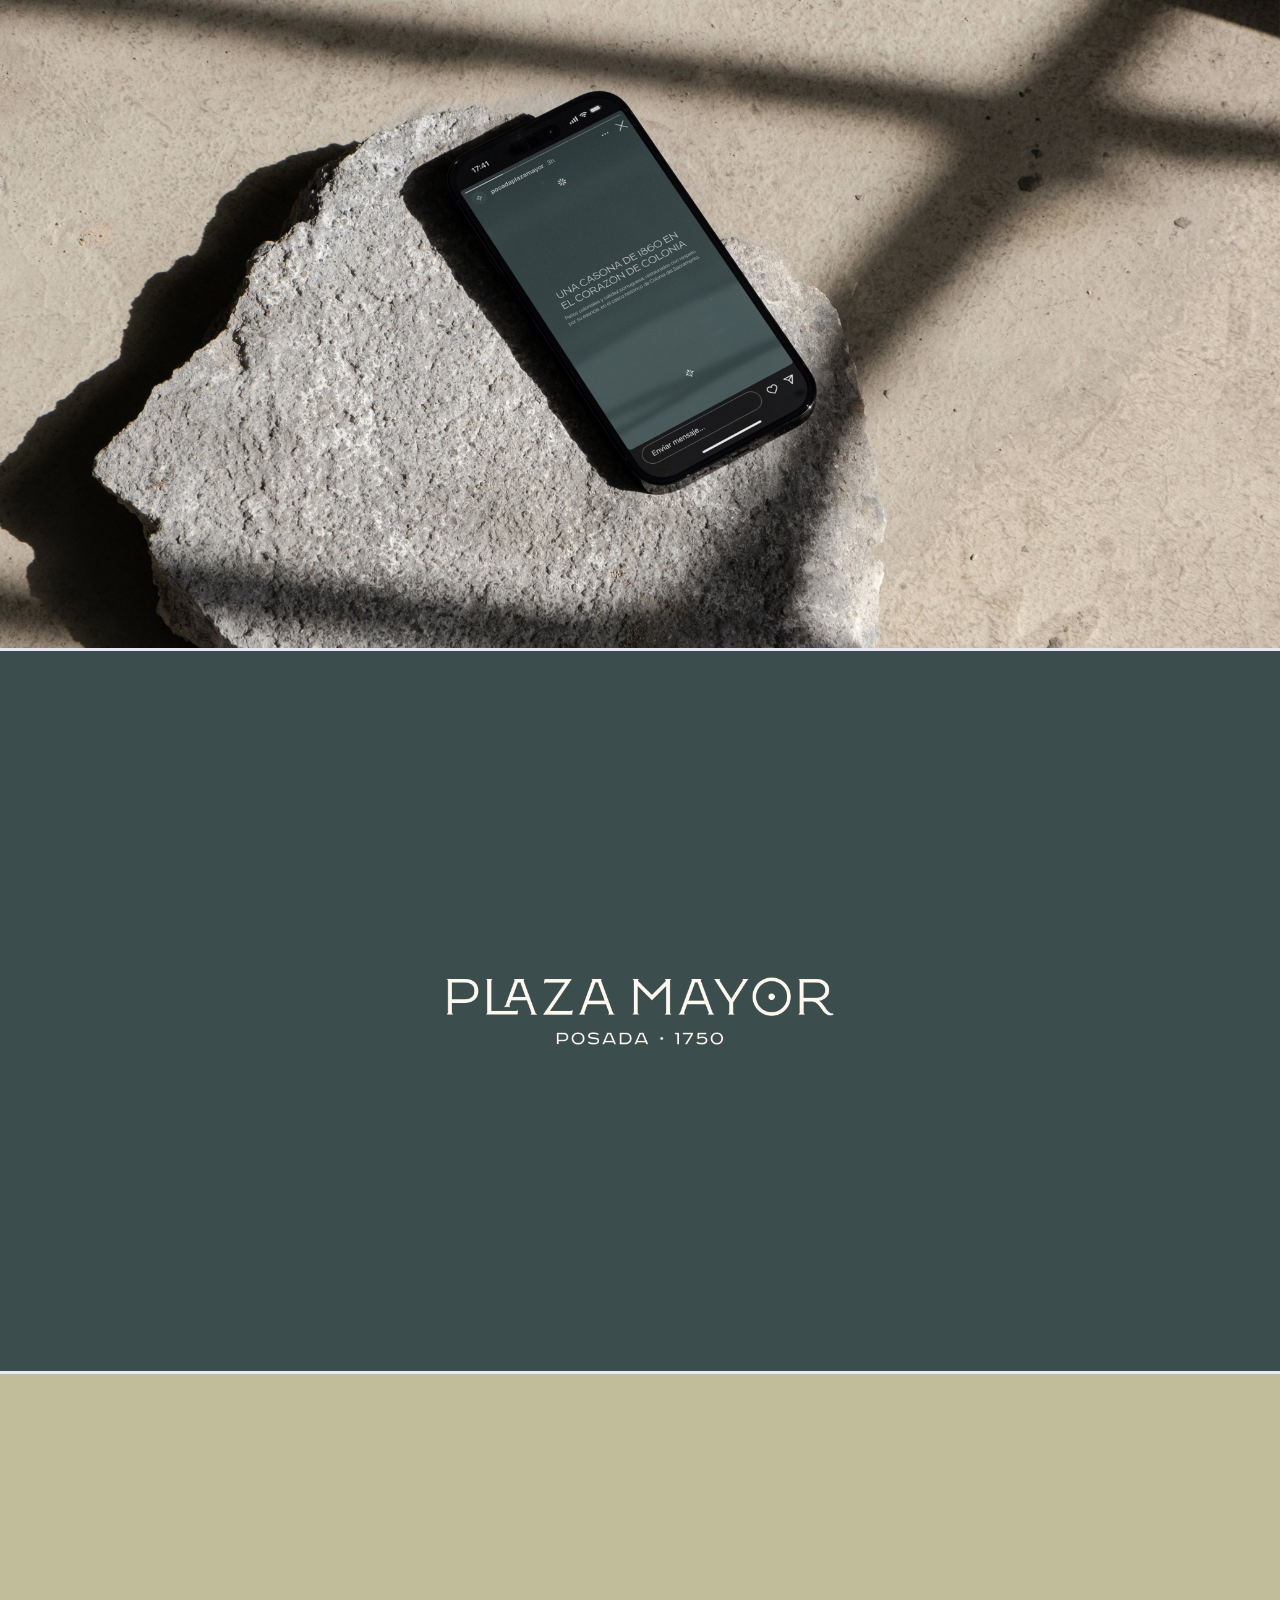
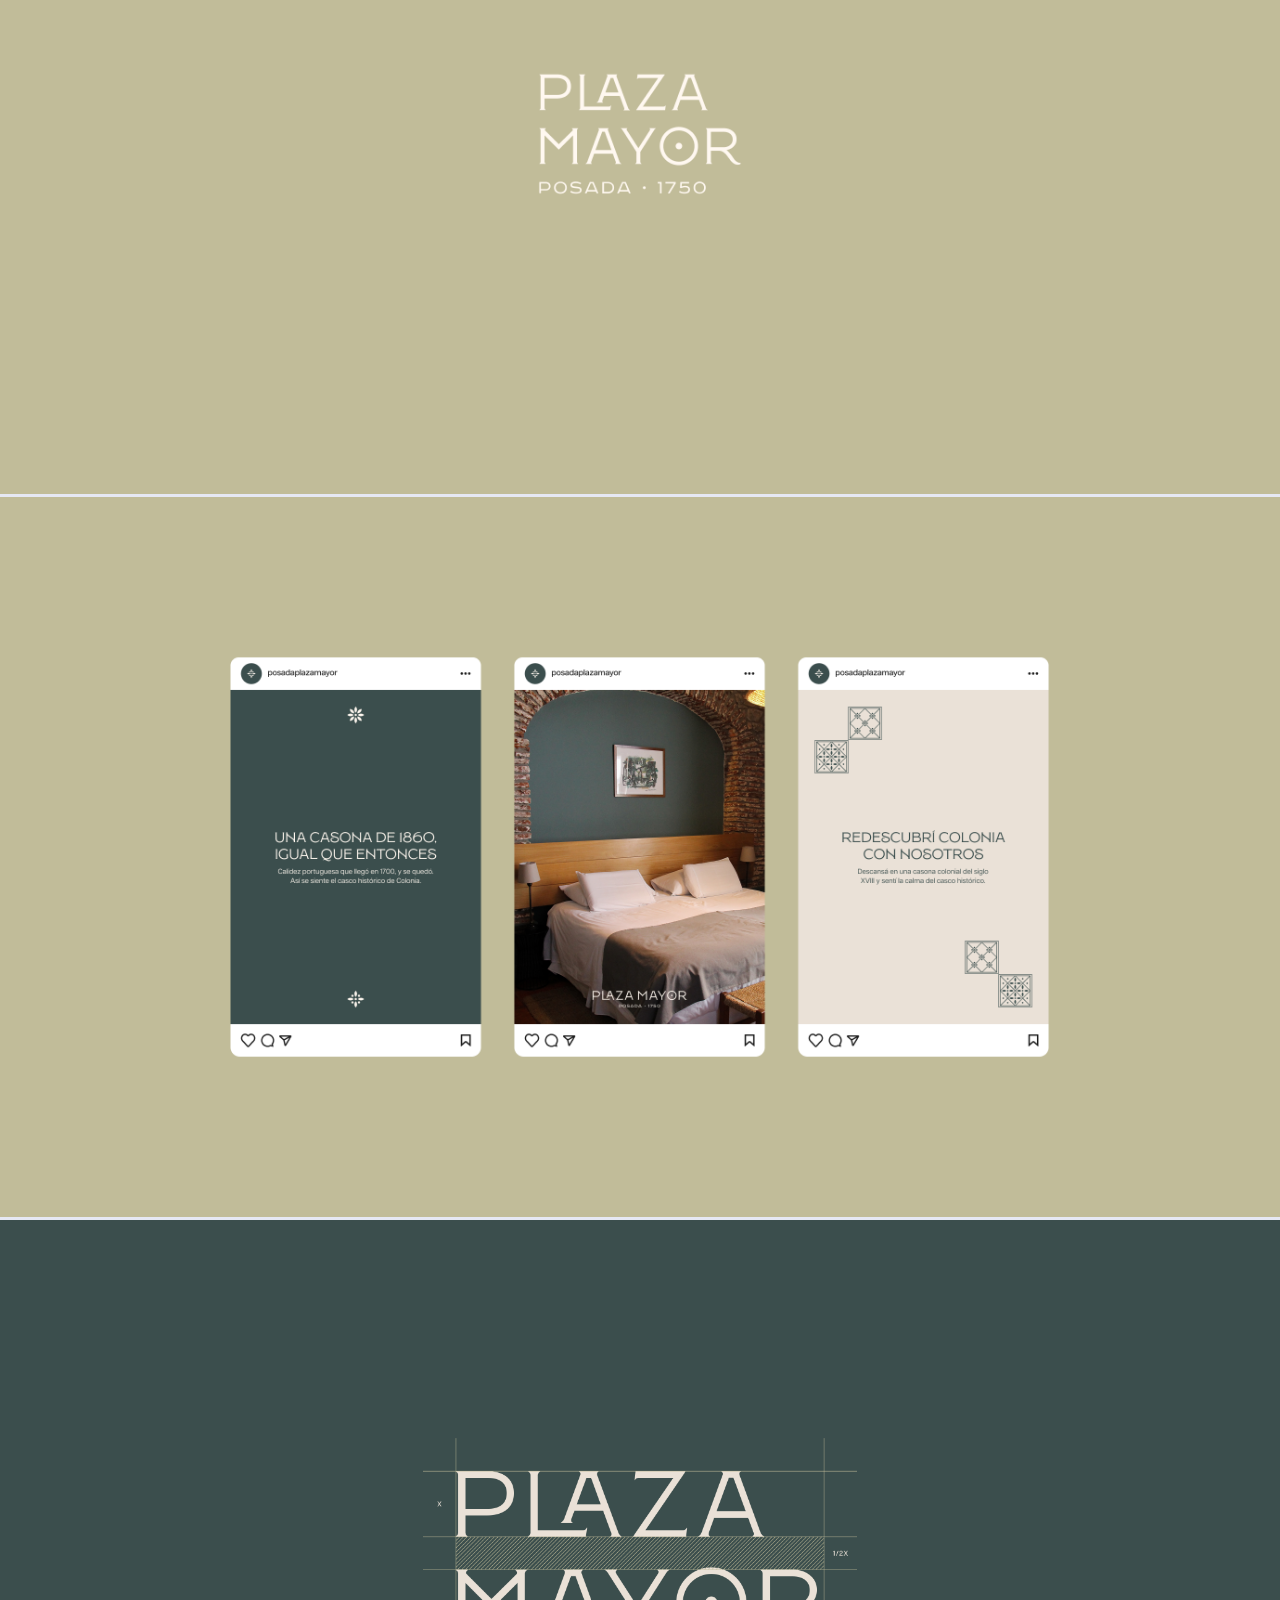
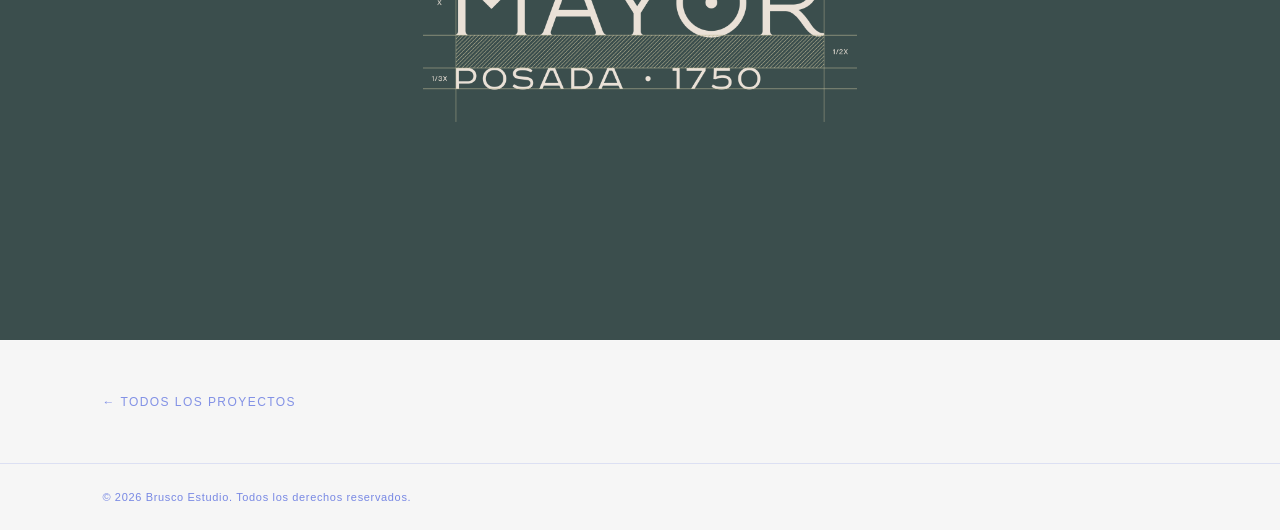
<file: proyecto-plaza-mayor.html>
<!DOCTYPE html>
<html lang="es">
<head>
    <meta charset="UTF-8">
    <meta name="viewport" content="width=device-width, initial-scale=1.0">

    <!-- Para cambiar título y descripción de este proyecto: editar title y description -->
    <title>Plaza Mayor — Identidad Visual · Brusco Estudio</title>
    <meta name="description" content="Proyecto de identidad visual para Plaza Mayor. Diseño de marca, logotipo y aplicaciones desarrollado por Brusco Estudio.">
    <meta name="robots" content="index, follow">
    <link rel="canonical" href="https://bruscoestudio.com/proyecto-plaza-mayor.html">

    <meta property="og:type"        content="article">
    <meta property="og:url"         content="https://bruscoestudio.com/proyecto-plaza-mayor.html">
    <meta property="og:title"       content="Plaza Mayor — Brusco Estudio">
    <meta property="og:description" content="Proyecto de identidad visual para Plaza Mayor. Diseño de marca, logotipo y aplicaciones desarrollado por Brusco Estudio.">
    <meta property="og:image"       content="https://bruscoestudio.com/assets/plaza/portada-plaza.png">
    <meta property="og:site_name"   content="Brusco Estudio">

    <link rel="icon" type="image/svg+xml" href="assets/favicon.svg">
    <link rel="preconnect" href="https://api.fontshare.com" crossorigin>
    <link href="https://api.fontshare.com/v2/css?f[]=clash-display@300,400,500,600,700&display=swap" rel="stylesheet">
    <link rel="stylesheet" href="styles.css">
    <link rel="stylesheet" href="proyecto.css">
</head>
<body>

    <!-- =============================================
         HEADER (igual al de index.html)
         Los links llevan de regreso al índice principal
    ============================================= -->
    <header class="header" id="header">
        <div class="header__inner">
            <a href="index.html" class="header__logo">
                <svg width="48" height="30" viewBox="0 0 332 207" fill="none" xmlns="http://www.w3.org/2000/svg">
                    <path d="M271.006 87.5316L255.914 111.678L223.618 88.4371L242.03 66.7051L241.125 63.6868L213.96 56.7446L226.033 19.0155L252.896 30.4851L255.311 28.3723L252.896 0L292.738 0L290.323 28.3723L292.738 30.4851L319.903 19.3173L331.674 57.0464L303.906 63.6868L302.698 66.7051L321.412 88.4371L288.814 111.98L274.628 87.5316H271.006Z" fill="#F6F6F6"/>
                    <path d="M135.523 206.455L-7.39098e-06 206.455L-7.39098e-06 4.22656L128.581 4.22656C143.27 4.22656 155.444 6.13817 165.103 9.96139C174.761 13.5834 182.005 19.0164 186.835 26.2604C191.664 33.5044 194.079 42.4587 194.079 53.1235C194.079 66.0017 190.255 76.6665 182.609 85.1178C175.164 93.5691 162.185 98.1972 143.673 99.0021V102.02C163.996 102.825 178.987 107.554 188.646 116.207C198.505 124.859 203.435 136.228 203.435 150.314C203.435 161.582 201.121 171.442 196.493 179.893C191.865 188.345 184.521 194.884 174.459 199.512C164.6 204.141 151.621 206.455 135.523 206.455ZM56.4428 127.374V155.445L128.279 155.445C135.121 155.445 139.749 154.539 142.163 152.728C144.779 150.716 146.087 146.893 146.087 141.259C146.087 135.625 144.88 131.902 142.465 130.091C140.051 128.28 135.322 127.374 128.279 127.374H56.4428ZM56.4428 55.2363L56.4428 80.8921H122.544C128.38 80.8921 132.303 79.9866 134.316 78.1756C136.328 76.1634 137.334 72.8433 137.334 68.2152C137.334 63.587 136.026 60.2669 133.41 58.2547C130.996 56.2424 126.87 55.2363 121.035 55.2363L56.4428 55.2363Z" fill="#F6F6F6"/>
                </svg>
            </a>
            <nav class="header__nav">
                <a href="index.html#nosotros"  class="nav__link">Brusco</a>
                <a href="index.html#proyectos" class="nav__link">Proyectos</a>
                <a href="index.html#contacto"  class="nav__link">Contacto</a>
            </nav>
        </div>
    </header>


    <!-- =============================================
         HERO DEL PROYECTO
         Para editar: cambiar los textos de categoría, título y metadatos
    ============================================= -->
    <section class="proyecto-hero">
        <div class="proyecto-hero__inner">

            <!-- Categoría: tipo de trabajo -->
            <span class="proyecto-hero__cat">Identidad Visual</span>

            <!-- Título del proyecto -->
            <h1 class="proyecto-hero__titulo">Plaza Mayor</h1>

            <!-- Metadatos: editar cliente, año y servicio -->
            <div class="proyecto-hero__meta">
                <span>Cliente: <strong>Plaza Mayor</strong></span>
                <span>Año: <strong>2026</strong></span>
                <span>Servicio: <strong>Branding completo</strong></span>
            </div>

        </div>
    </section>


    <!-- =============================================
         GALERÍA DEL PROYECTO — composición estilo Behance

         TIPOS DE BLOQUE disponibles:

         1) Imagen full-width:
            <div class="galeria__full">
                <img src="assets/imagen.jpg" alt="descripción">
            </div>

         2) Par de imágenes lado a lado:
            <div class="galeria__row">
                <div class="galeria__half"><img src="..." alt="..."></div>
                <div class="galeria__half"><img src="..." alt="..."></div>
            </div>

         3) Full-width más alta (4:3):
            <div class="galeria__full galeria__full--tall">
                <img src="..." alt="...">
            </div>

         Para agregar imágenes: duplicar cualquiera de los bloques anteriores
         Para quitar imágenes: eliminar el bloque completo
         Reemplazar cada src="assets/..." por la ruta real de tu imagen
    ============================================= -->
    <div class="proyecto-galeria">

        <div class="galeria__full">
            <img src="assets/plaza/plaza-mayor1.jpg" alt="Plaza Mayor — Identidad Visual">
        </div>

                <!-- Bloque de texto bilingüe -->
        <div class="galeria__texto">
            <div class="galeria__texto__col">
                <span class="galeria__texto__lang">ES.</span>
                <p>Hay lugares que se visitan. Y hay lugares que se sienten. Colonia del Sacramento tiene ese efecto.</p>
                <p>Las calles de piedra no apuran. La luz entra distinto. El tiempo, también. Plaza Mayor vive en una casona de 1860 y en un rancho portugués de 1700.</p>
                <p>Dos construcciones que todavía respiran como entonces: paredes gruesas, patios con sombra, silencio que no hay que buscar. No es un destino para llenar días. Es un lugar para vaciarlos un poco.</p>
            </div>
            <div class="galeria__texto__col">
                <span class="galeria__texto__lang">EN.</span>
                <p>There are places you visit. And there are places you feel. Colonia del Sacramento has that effect.</p>
                <p>The cobblestone streets don't rush you. The light comes in differently. So does time. Plaza Mayor lives in an 1860 mansion and in a 1700 Portuguese ranch house.</p>
                <p>Two buildings that still breathe as they once did: thick walls, shaded courtyards, silence you don't have to go looking for. It's not a destination for filling days. It's a place for emptying them a little.</p>
            </div>
        </div>

        <div class="galeria__full">
            <img src="assets/plaza/plaza-mayor2.png" alt="Plaza Mayor — Identidad Visual">
        </div>

        <div class="galeria__full">
            <img src="assets/plaza/plaza-mayor3.png" alt="Plaza Mayor — Identidad Visual">
        </div>

        <div class="galeria__full">
            <img src="assets/plaza/plaza-mayor4.jpg" alt="Plaza Mayor — Identidad Visual">
        </div>

        <div class="galeria__full">
            <img src="assets/plaza/plaza-mayor5.png" alt="Plaza Mayor — Identidad Visual">
        </div>

        <div class="galeria__full">
            <img src="assets/plaza/plaza-mayor6.png" alt="Plaza Mayor — Identidad Visual">
        </div>

        <div class="galeria__full">
            <img src="assets/plaza/plaza-mayor7.png" alt="Plaza Mayor — Identidad Visual">
        </div>

        <div class="galeria__full">
            <img src="assets/plaza/plaza-mayor8.png" alt="Plaza Mayor — Identidad Visual">
        </div>

    </div>


    <!-- =============================================
         NAVEGACIÓN ENTRE PROYECTOS
         Para agregar link al siguiente proyecto:
         descomentar el <a class="proyecto-nav__sig"> y editar el href
    ============================================= -->
    <div class="proyecto-nav">
        <a href="index.html#proyectos" class="proyecto-nav__volver">← Todos los proyectos</a>
        <!-- <a href="proyecto-2.html" class="proyecto-nav__sig">Siguiente proyecto →</a> -->
    </div>


    <!-- Footer -->
    <footer class="footer">
        <div class="footer__inner">
            <span class="footer__copy">© 2026 Brusco Estudio. Todos los derechos reservados.</span>
        </div>
    </footer>

    <!-- script.js maneja el header con fondo al hacer scroll -->
    <script src="script.js"></script>
</body>
</html>
</file>
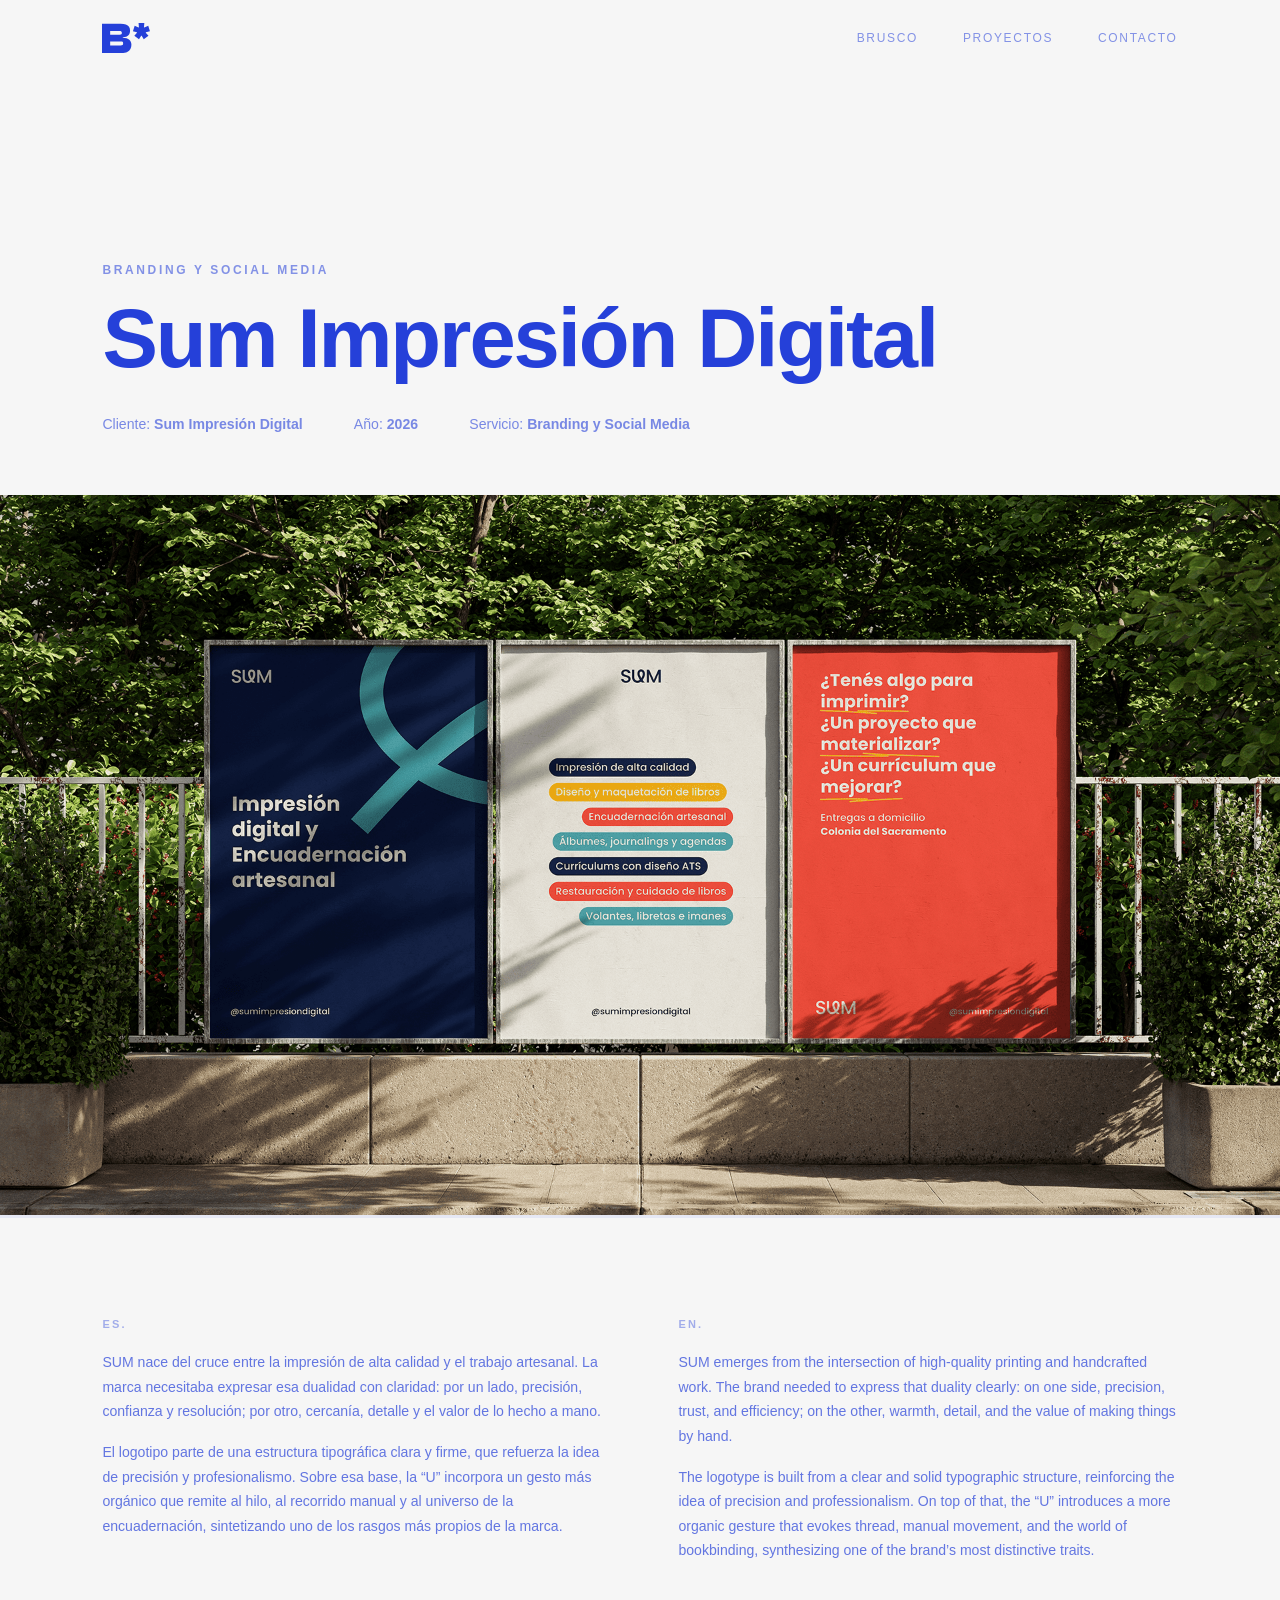
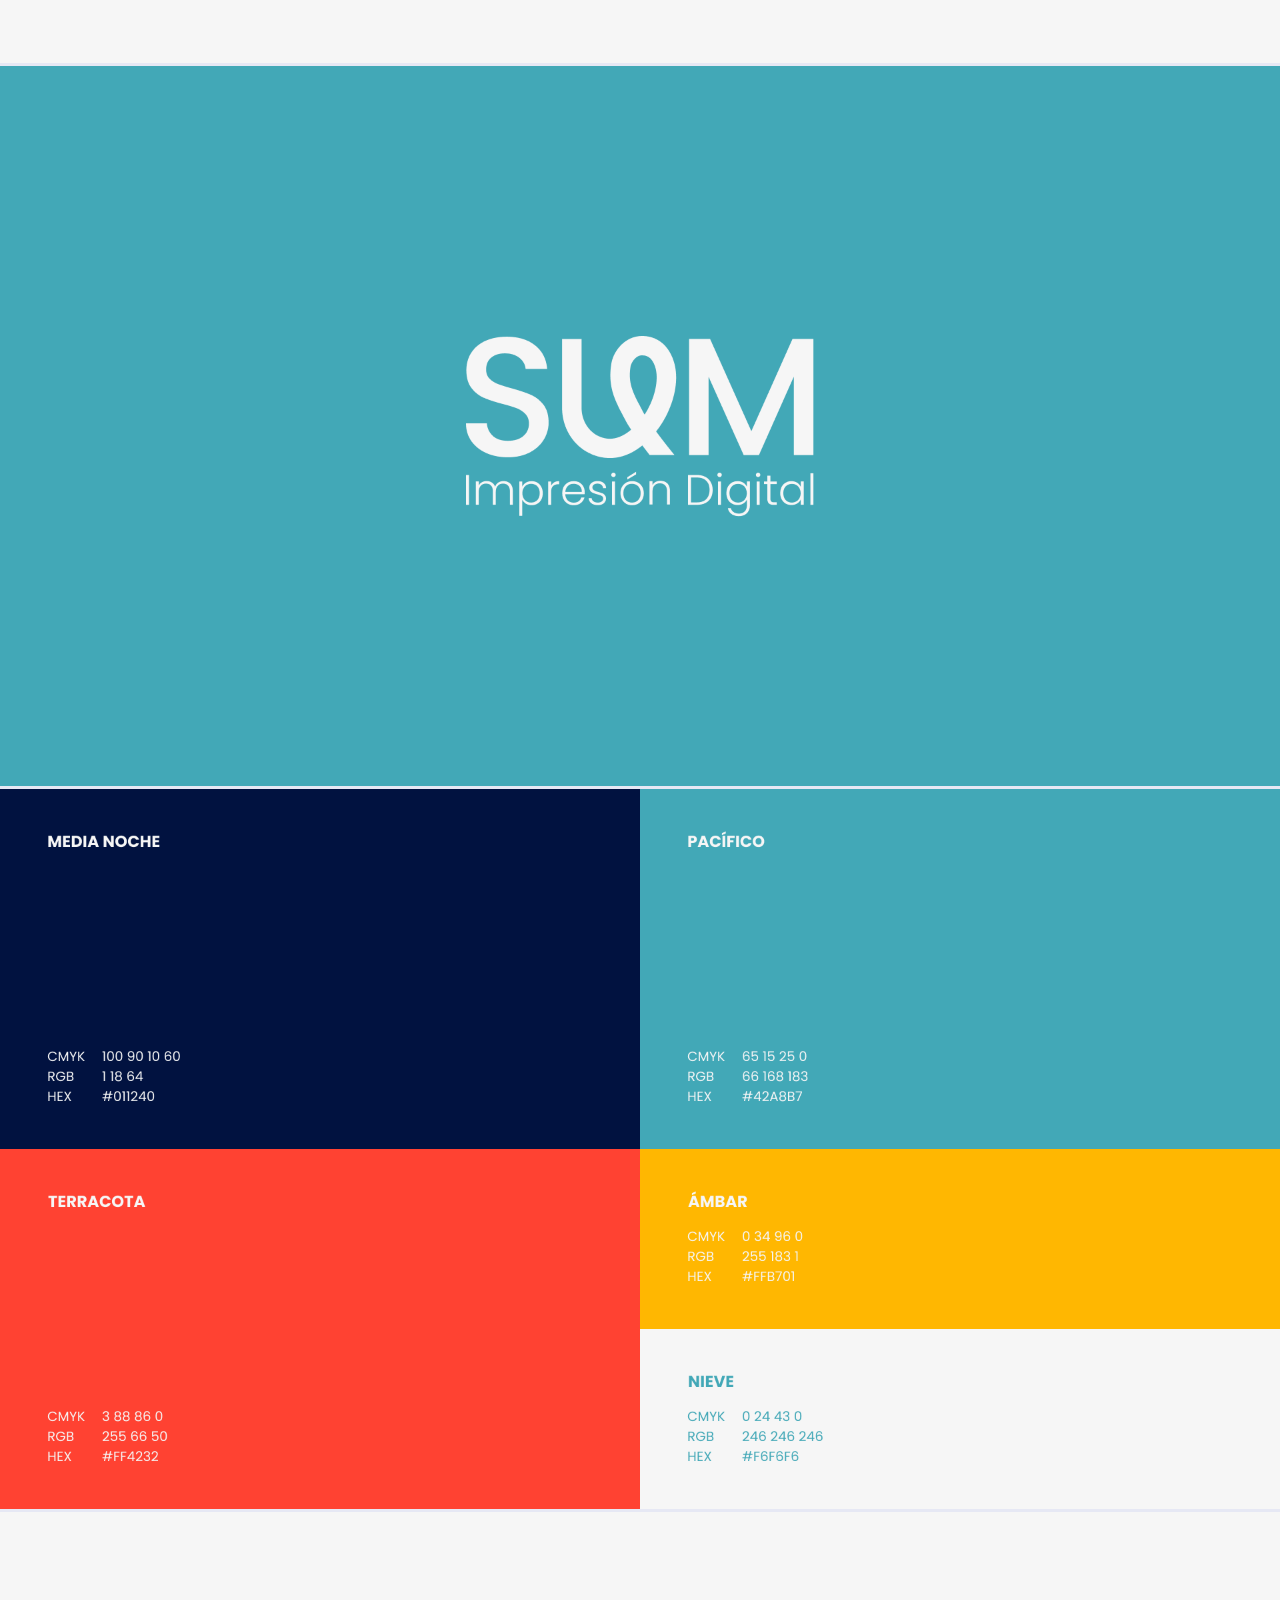
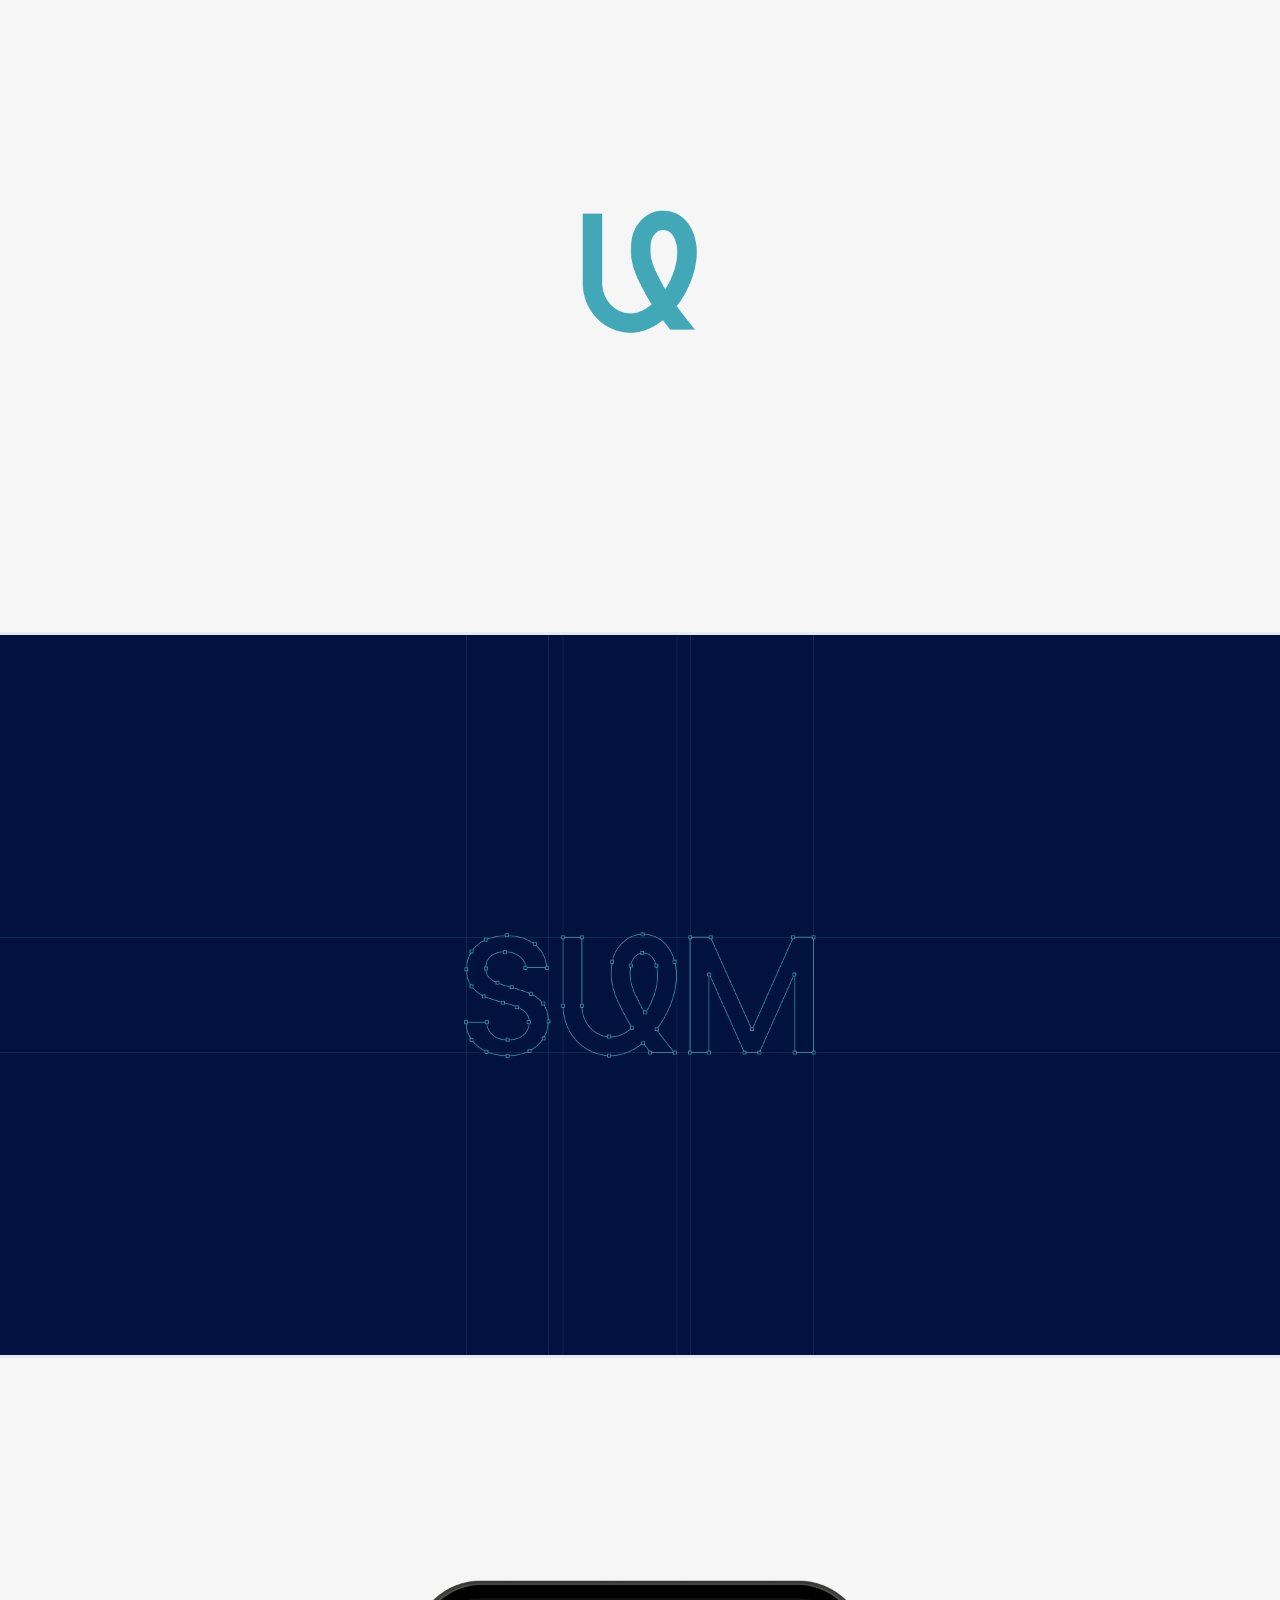
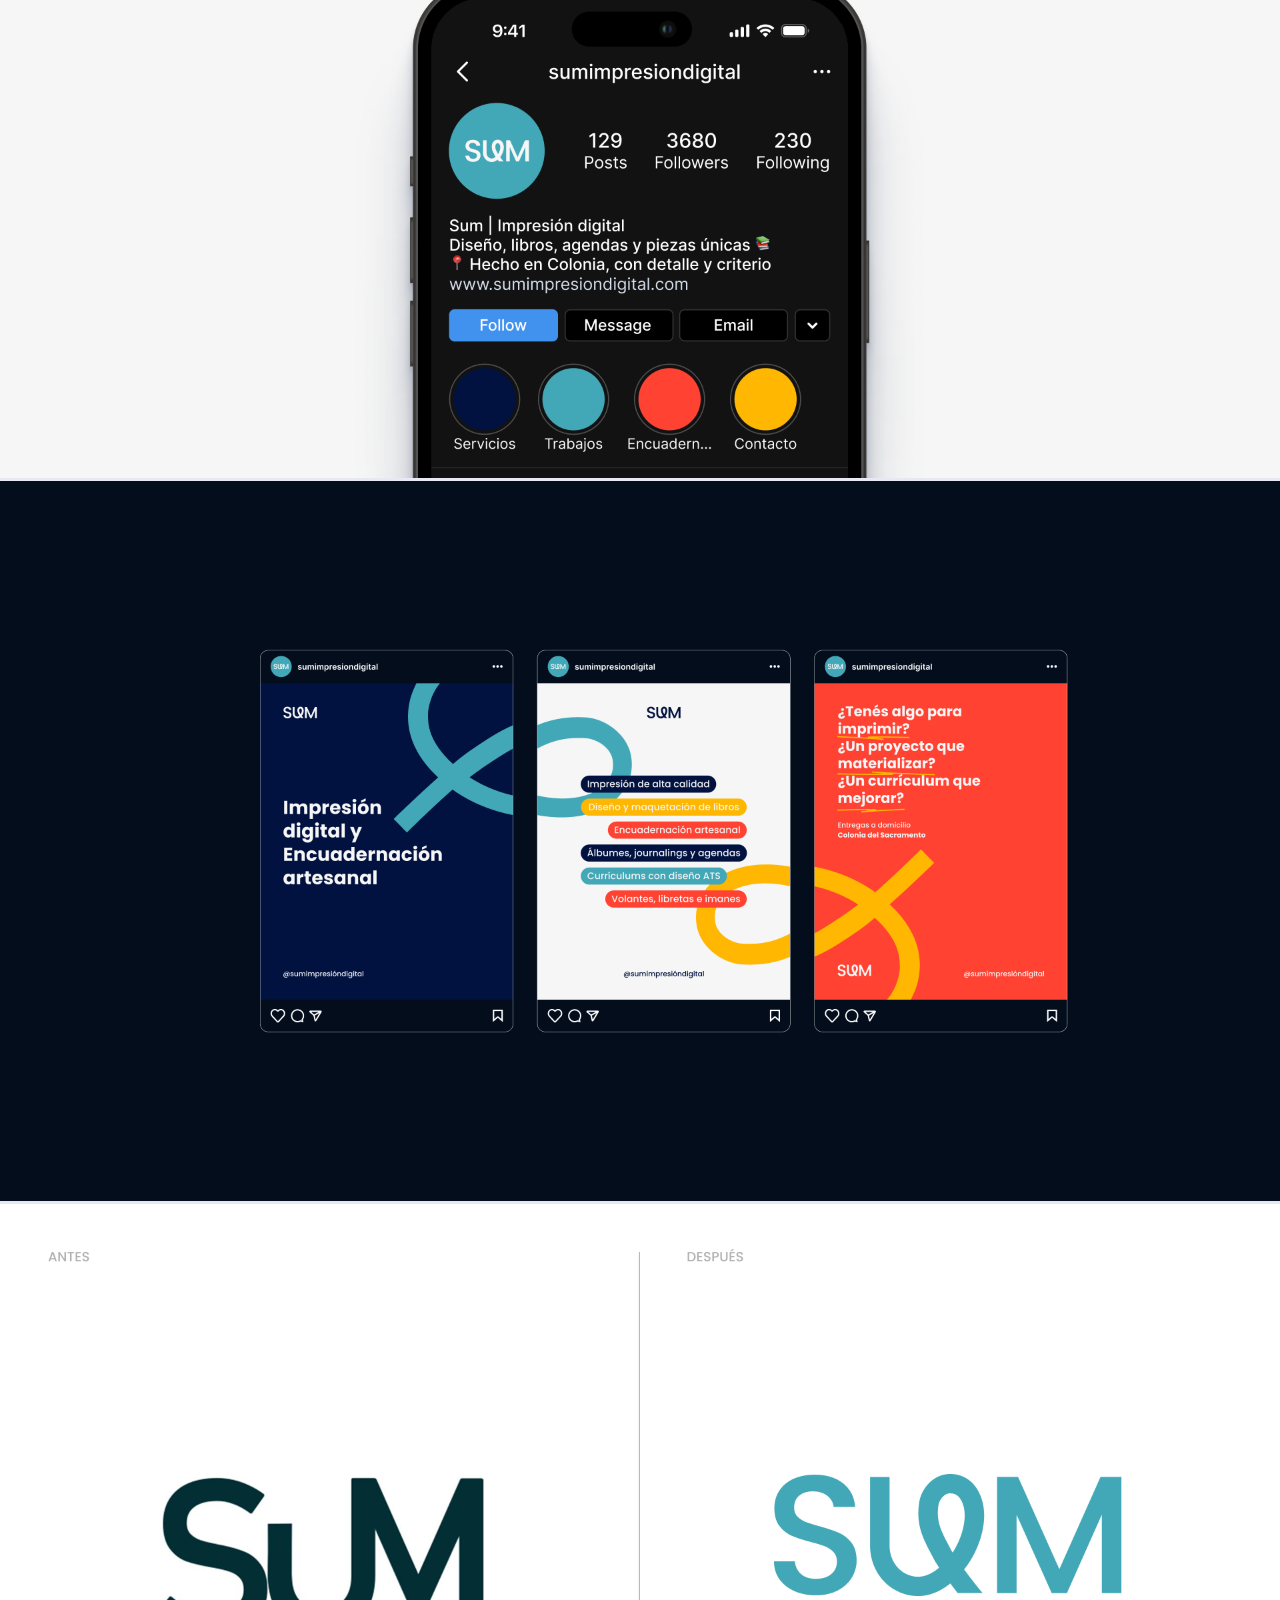
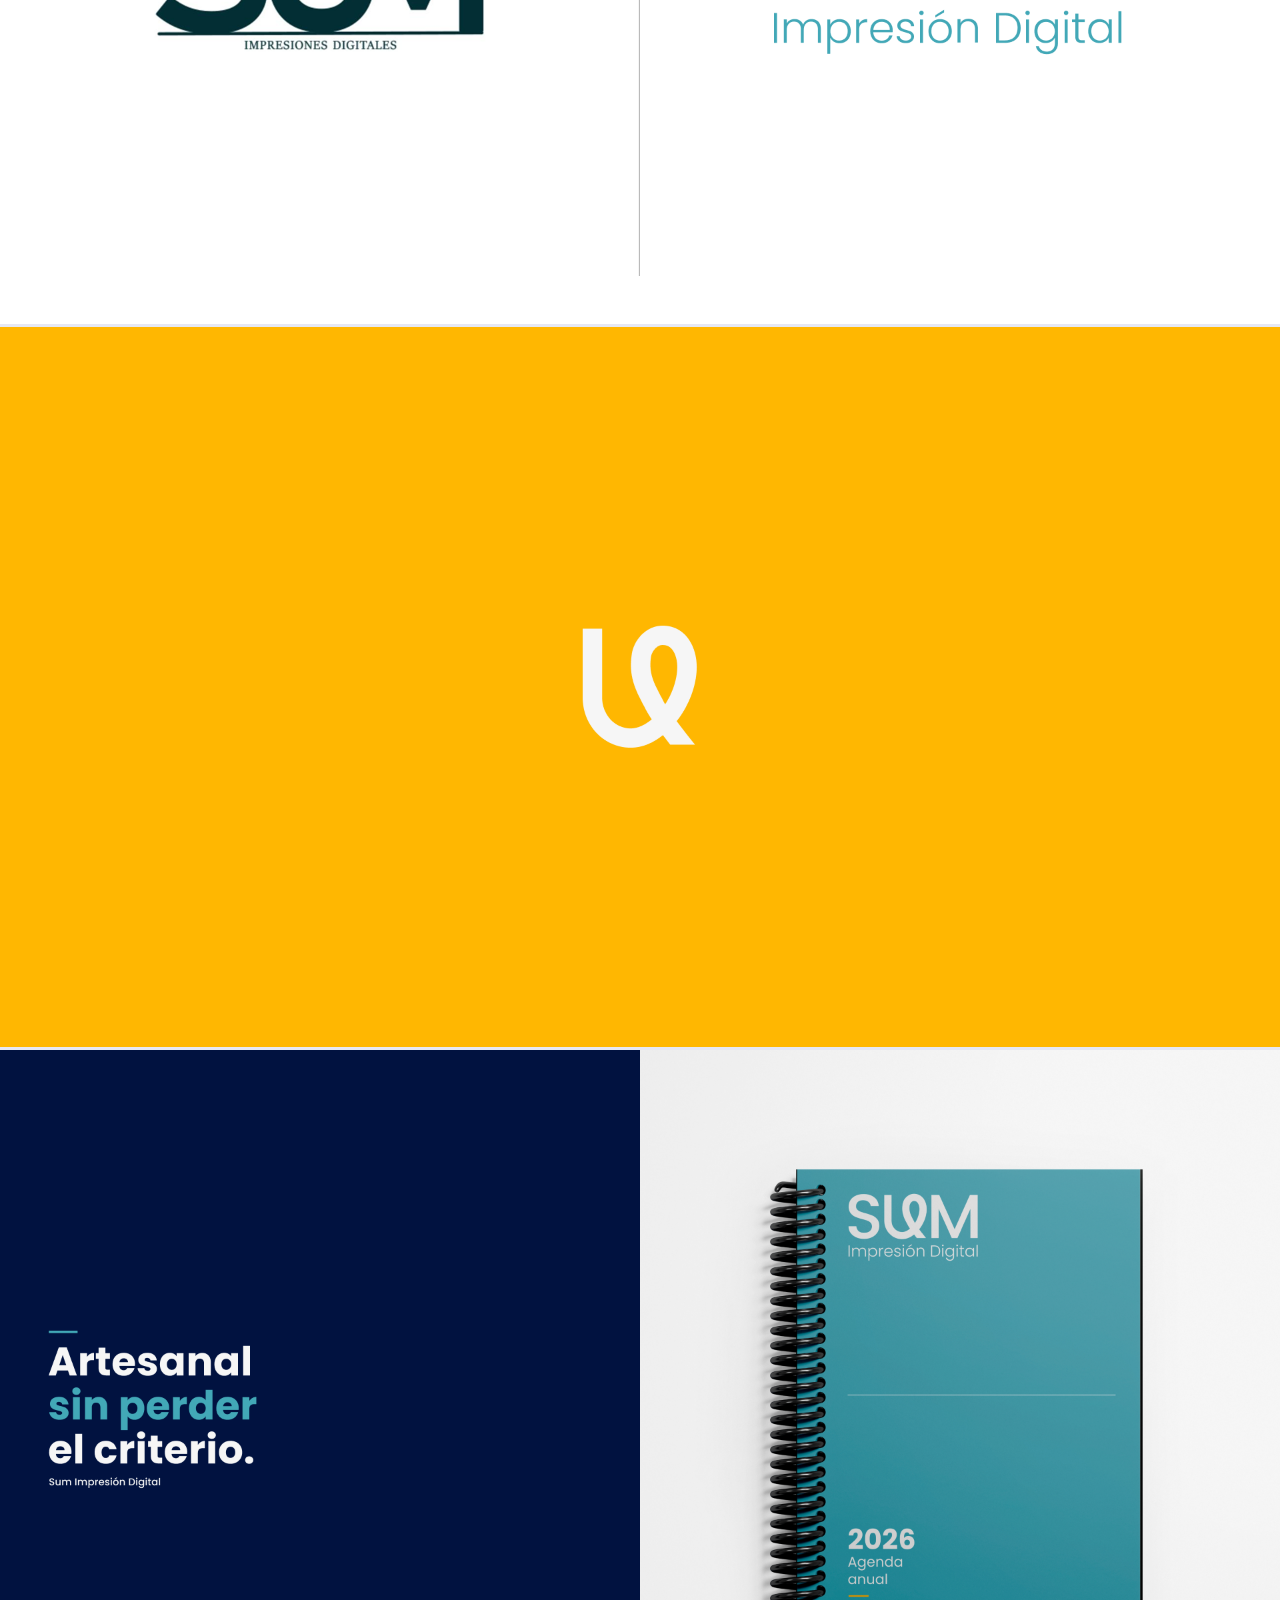
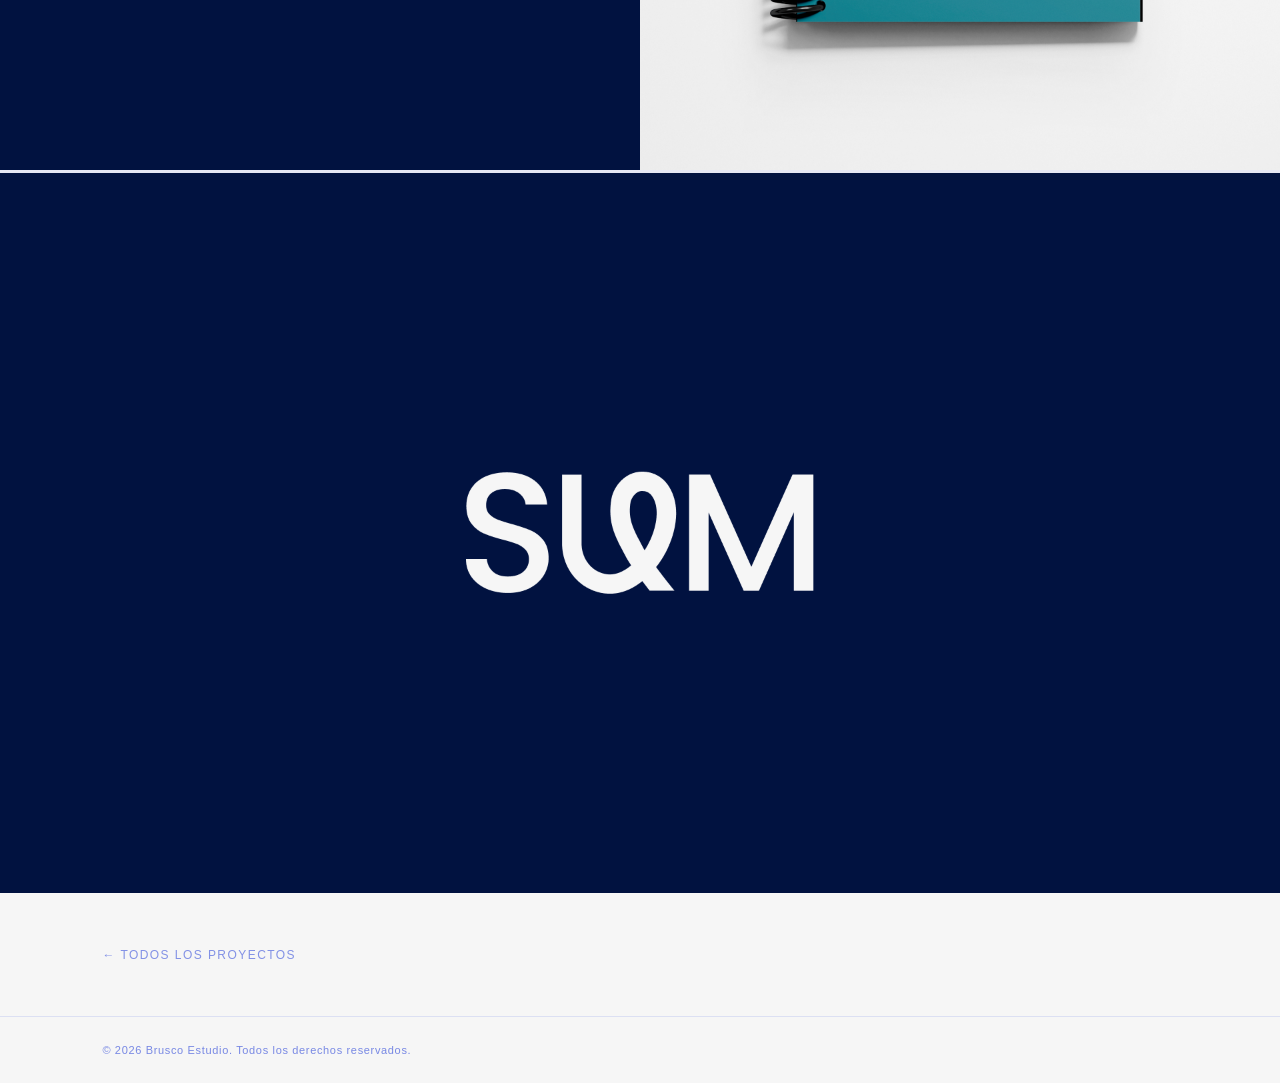
<file: proyecto-sum-impresion-digital.html>
<!DOCTYPE html>
<html lang="es">
<head>
    <meta charset="UTF-8">
    <meta name="viewport" content="width=device-width, initial-scale=1.0">

    <!-- Para cambiar título y descripción de este proyecto: editar title y description -->
    <title>Guardería Canina Colonia — Identidad Visual · Brusco Estudio</title>
    <meta name="description" content="Proyecto de identidad visual para Guardería Canina Colonia. Diseño de marca, logotipo y aplicaciones desarrollado por Brusco Estudio.">
    <meta name="robots" content="index, follow">
    <link rel="canonical" href="https://bruscoestudio.com/proyecto-guarderia-canina.html">

    <meta property="og:type"        content="article">
    <meta property="og:url"         content="https://bruscoestudio.com/proyecto-guarderia-canina.html">
    <meta property="og:title"       content="Sum Impresión Digital — Brusco Estudio">
    <meta property="og:description" content="Proyecto de identidad visual completa para Sum Impresión Digital.">
    <meta property="og:image"       content="https://bruscoestudio.com/assets/portada.gif">
    <meta property="og:site_name"   content="Brusco Estudio">

    <link rel="icon" type="image/svg+xml" href="assets/favicon.svg">
    <link rel="preconnect" href="https://api.fontshare.com" crossorigin>
    <link href="https://api.fontshare.com/v2/css?f[]=clash-display@300,400,500,600,700&display=swap" rel="stylesheet">
    <link rel="stylesheet" href="styles.css">
    <link rel="stylesheet" href="proyecto.css">
</head>
<body>

    <!-- =============================================
         HEADER (igual al de index.html)
         Los links llevan de regreso al índice principal
    ============================================= -->
    <header class="header" id="header">
        <div class="header__inner">
            <a href="index.html" class="header__logo">
                <svg width="48" height="30" viewBox="0 0 332 207" fill="none" xmlns="http://www.w3.org/2000/svg">
                    <path d="M271.006 87.5316L255.914 111.678L223.618 88.4371L242.03 66.7051L241.125 63.6868L213.96 56.7446L226.033 19.0155L252.896 30.4851L255.311 28.3723L252.896 0L292.738 0L290.323 28.3723L292.738 30.4851L319.903 19.3173L331.674 57.0464L303.906 63.6868L302.698 66.7051L321.412 88.4371L288.814 111.98L274.628 87.5316H271.006Z" fill="#F6F6F6"/>
                    <path d="M135.523 206.455L-7.39098e-06 206.455L-7.39098e-06 4.22656L128.581 4.22656C143.27 4.22656 155.444 6.13817 165.103 9.96139C174.761 13.5834 182.005 19.0164 186.835 26.2604C191.664 33.5044 194.079 42.4587 194.079 53.1235C194.079 66.0017 190.255 76.6665 182.609 85.1178C175.164 93.5691 162.185 98.1972 143.673 99.0021V102.02C163.996 102.825 178.987 107.554 188.646 116.207C198.505 124.859 203.435 136.228 203.435 150.314C203.435 161.582 201.121 171.442 196.493 179.893C191.865 188.345 184.521 194.884 174.459 199.512C164.6 204.141 151.621 206.455 135.523 206.455ZM56.4428 127.374V155.445L128.279 155.445C135.121 155.445 139.749 154.539 142.163 152.728C144.779 150.716 146.087 146.893 146.087 141.259C146.087 135.625 144.88 131.902 142.465 130.091C140.051 128.28 135.322 127.374 128.279 127.374H56.4428ZM56.4428 55.2363L56.4428 80.8921H122.544C128.38 80.8921 132.303 79.9866 134.316 78.1756C136.328 76.1634 137.334 72.8433 137.334 68.2152C137.334 63.587 136.026 60.2669 133.41 58.2547C130.996 56.2424 126.87 55.2363 121.035 55.2363L56.4428 55.2363Z" fill="#F6F6F6"/>
                </svg>
            </a>
            <nav class="header__nav">
                <a href="index.html#nosotros"  class="nav__link">Brusco</a>
                <a href="index.html#proyectos" class="nav__link">Proyectos</a>
                <a href="index.html#contacto"  class="nav__link">Contacto</a>
            </nav>
        </div>
    </header>


    <!-- =============================================
         HERO DEL PROYECTO
         Para editar: cambiar los textos de categoría, título y metadatos
    ============================================= -->
    <section class="proyecto-hero">
        <div class="proyecto-hero__inner">

            <!-- Categoría: tipo de trabajo -->
            <span class="proyecto-hero__cat">Branding y Social Media</span>

            <!-- Título del proyecto -->
            <h1 class="proyecto-hero__titulo">Sum Impresión Digital</h1>

            <!-- Metadatos: editar cliente, año y servicio -->
            <div class="proyecto-hero__meta">
                <span>Cliente: <strong>Sum Impresión Digital</strong></span>
                <span>Año: <strong>2026</strong></span>
                <span>Servicio: <strong>Branding y Social Media</strong></span>
            </div>

        </div>
    </section>


    <!-- =============================================
         GALERÍA DEL PROYECTO — composición estilo Behance

         TIPOS DE BLOQUE disponibles:

         1) Imagen full-width:
            <div class="galeria__full">
                <img src="assets/imagen.jpg" alt="descripción">
            </div>

         2) Par de imágenes lado a lado:
            <div class="galeria__row">
                <div class="galeria__half"><img src="..." alt="..."></div>
                <div class="galeria__half"><img src="..." alt="..."></div>
            </div>

         3) Full-width más alta (4:3):
            <div class="galeria__full galeria__full--tall">
                <img src="..." alt="...">
            </div>

         Para agregar imágenes: duplicar cualquiera de los bloques anteriores
         Para quitar imágenes: eliminar el bloque completo
         Reemplazar cada src="assets/..." por la ruta real de tu imagen
    ============================================= -->
    <div class="proyecto-galeria">

        <div class="galeria__full">
            <img src="assets/sum/sum11.png" alt="Guardería Canina — Vista general">
        </div>

                <!-- Bloque de texto bilingüe -->
        <div class="galeria__texto">
            <div class="galeria__texto__col">
                <span class="galeria__texto__lang">ES.</span>
                <p>SUM nace del cruce entre la impresión de alta calidad y el trabajo artesanal. La marca necesitaba expresar esa dualidad con claridad: por un lado, precisión, confianza y resolución; por otro, cercanía, detalle y el valor de lo hecho a mano.</p>
                <p>El logotipo parte de una estructura tipográfica clara y firme, que refuerza la idea de precisión y profesionalismo. Sobre esa base, la “U” incorpora un gesto más orgánico que remite al hilo, al recorrido manual y al universo de la encuadernación, sintetizando uno de los rasgos más propios de la marca.</p>
            </div>
            <div class="galeria__texto__col">
                <span class="galeria__texto__lang">EN.</span>
                <p>SUM emerges from the intersection of high-quality printing and handcrafted work. The brand needed to express that duality clearly: on one side, precision, trust, and efficiency; on the other, warmth, detail, and the value of making things by hand.</p>
                <p>The logotype is built from a clear and solid typographic structure, reinforcing the idea of precision and professionalism. On top of that, the “U” introduces a more organic gesture that evokes thread, manual movement, and the world of bookbinding, synthesizing one of the brand’s most distinctive traits.</p>
            </div>
        </div>

        <div class="galeria__full">
            <img src="assets/sum/sum1.png" alt="Guardería Canina — Vista general">
        </div>

        <div class="galeria__full">
            <img src="assets/sum/sum2.png" alt="Guardería Canina — Vista general">
        </div>

        <div class="galeria__full">
            <img src="assets/sum/sum3.png" alt="Guardería Canina — Vista general">
        </div>

        <div class="galeria__full">
            <img src="assets/sum/sum4.png" alt="Guardería Canina — Vista general">
        </div>

        <div class="galeria__full">
            <img src="assets/sum/sum5.png" alt="Guardería Canina — Vista general">
        </div>

        <div class="galeria__full">
            <img src="assets/sum/sum6.png" alt="Guardería Canina — Vista general">
        </div>

        <div class="galeria__full">
            <img src="assets/sum/sum7.png" alt="Guardería Canina — Vista general">
        </div>

        <div class="galeria__full">
            <img src="assets/sum/sum8.png" alt="Guardería Canina — Vista general">
        </div>

                <div class="galeria__full">
            <img src="assets/sum/sum9.png" alt="Guardería Canina — Vista general">
        </div>

        <div class="galeria__full">
            <img src="assets/sum/sum10.png" alt="Guardería Canina — Vista general">
        </div>

    </div>


    <!-- =============================================
         NAVEGACIÓN ENTRE PROYECTOS
         Para agregar link al siguiente proyecto:
         descomentar el <a class="proyecto-nav__sig"> y editar el href
    ============================================= -->
    <div class="proyecto-nav">
        <a href="index.html#proyectos" class="proyecto-nav__volver">← Todos los proyectos</a>
        <!-- <a href="proyecto-2.html" class="proyecto-nav__sig">Siguiente proyecto →</a> -->
    </div>


    <!-- Footer -->
    <footer class="footer">
        <div class="footer__inner">
            <span class="footer__copy">© 2026 Brusco Estudio. Todos los derechos reservados.</span>
        </div>
    </footer>

    <!-- script.js maneja el header con fondo al hacer scroll -->
    <script src="script.js"></script>
</body>
</html>
</file>
<file: styles.css>
/* =============================================
   BRUSCO ESTUDIO — styles.css

   ÍNDICE
   1.  Variables & Reset
   2.  Header
   3.  Nosotros / Hero
   4.  Servicios
   5.  Marquee
   6.  Proyectos
   7.  Contacto
   8.  Footer
   9.  Responsive
   ============================================= */


/* =============================================
   1. VARIABLES & RESET
   Para cambiar el color azul principal: editar --azul
   Para cambiar el blanco: editar --blanco
   Para cambiar la fuente: editar --font
   ============================================= */
:root {
    --azul:          #2540D9;
    --blanco:        #F6F6F6;
    --oscuro:        #1a1444;
    --font:          'Clash Display', sans-serif;
    --header-h:      76px;
    --pad-x:         clamp(24px, 8vw, 120px);
    --gap-section:   clamp(80px, 12vh, 140px);
}

*, *::before, *::after {
    box-sizing: border-box;
    margin: 0;
    padding: 0;
}

html {
    scroll-behavior: smooth;
}

body {
    background-color: var(--azul);
    color: var(--blanco);
    font-family: var(--font);
    overflow-x: hidden;
    -webkit-font-smoothing: antialiased;
    -moz-osx-font-smoothing: grayscale;
    /* Transición del fondo al entrar/salir de la sección Proyectos */
    transition: background-color 0.9s cubic-bezier(0.25, 0.46, 0.45, 0.94);
}

/* =============================================
   MODO BLANCO — activo solo en sección Proyectos
   La clase .modo-blanco la agrega/quita script.js
   con IntersectionObserver al hacer scroll
   ============================================= */
body.modo-blanco {
    background-color: var(--blanco);
}

/* Secciones que siempre mantienen el fondo azul */
.nosotros,
.marquee-section {
    background-color: var(--azul);
}

/* Fondo oscuro — sección Contacto */
body.modo-oscuro {
    background-color: var(--oscuro);
}

/* Header al hacer scroll en modo oscuro */
body.modo-oscuro .header.scrolled {
    background: rgba(26, 20, 68, 0.85);
    border-bottom-color: rgba(246, 246, 246, 0.08);
}

/* Header en modo blanco: texto y logo cambian a azul */
body.modo-blanco .nav__link {
    color: var(--azul);
}

body.modo-blanco .nav__link::after {
    background: var(--azul);
}

/* Logo SVG: los paths tienen fill como atributo HTML,
   pero CSS lo puede sobreescribir */
body.modo-blanco .header__logo path {
    fill: var(--azul);
}

/* Fondo del header al hacer scroll en modo blanco */
body.modo-blanco .header.scrolled {
    background: rgba(246, 246, 246, 0.88);
    border-bottom-color: rgba(37, 64, 217, 0.1);
}

img {
    display: block;
    max-width: 100%;
}

a {
    text-decoration: none;
    color: inherit;
}


/* =============================================
   2. HEADER
   Para cambiar la altura del header: editar --header-h en :root
   El fondo aparece translúcido al hacer scroll (clase .scrolled agregada por JS)
   ============================================= */
.header {
    position: fixed;
    top: 0;
    left: 0;
    width: 100%;
    height: var(--header-h);
    padding: 0 var(--pad-x);
    display: flex;
    align-items: center;
    z-index: 100;
    transition: background 0.5s ease, border-color 0.5s ease;
    border-bottom: 1px solid transparent;
}

/* Fondo que aparece al hacer scroll */
.header.scrolled {
    background: rgba(37, 64, 217, 0.8);
    backdrop-filter: blur(16px);
    -webkit-backdrop-filter: blur(16px);
    border-bottom-color: rgba(246, 246, 246, 0.08);
}

.header__inner {
    display: flex;
    align-items: center;
    justify-content: space-between;
    width: 100%;
}

.header__logo {
    display: flex;
    align-items: center;
    opacity: 1;
    transition: opacity 0.25s ease;
}

/* Transición suave del color del logo al cambiar de sección */
.header__logo path {
    transition: fill 0.9s cubic-bezier(0.25, 0.46, 0.45, 0.94);
}

.header__logo:hover { opacity: 0.65; }

.header__nav {
    display: flex;
    align-items: center;
    gap: clamp(20px, 3.5vw, 48px);
}

/* Links del menú
   Para cambiar tamaño: editar font-size
   Para cambiar peso: editar font-weight */
.nav__link {
    font-size: 12px;
    font-weight: 500;
    letter-spacing: 0.14em;
    text-transform: uppercase;
    color: var(--blanco);
    opacity: 0.55;
    transition: opacity 0.25s ease;
    position: relative;
}

/* Línea animada debajo del link al hover */
.nav__link::after {
    content: '';
    position: absolute;
    bottom: -4px;
    left: 0;
    width: 0;
    height: 1px;
    background: var(--blanco);
    transition: width 0.35s cubic-bezier(0.25, 0.46, 0.45, 0.94);
}

.nav__link:hover         { opacity: 1; }
.nav__link:hover::after  { width: 100%; }


/* =============================================
   3. NOSOTROS / HERO
   Para cambiar tamaño de la frase principal: editar font-size en .headline__static
   Para cambiar tamaño de la palabra animada: editar font-size en #palabra-animada
   ============================================= */
.nosotros {
    min-height: 100vh;
    padding-top: calc(var(--header-h) + clamp(60px, 10vh, 100px));
    padding-bottom: var(--gap-section);
    padding-left: var(--pad-x);
    padding-right: var(--pad-x);
    display: flex;
    align-items: flex-start;
}

.nosotros__inner {
    width: 100%;
}

/* Bloque de frase animada */
.nosotros__headline {
    margin-bottom: clamp(48px, 7vh, 88px);
    line-height: 0.95;
}

.headline__line {
    overflow: hidden; /* necesario para que la animación no se vea fuera */
}

/* "El cambio" y "que tu marca necesita." */
.headline__static {
    display: block;
    font-size: clamp(52px, 8.5vw, 128px);
    font-weight: 300;
    letter-spacing: -0.025em;
    opacity: 0.88;
}

/* Contenedor de altura fija para la palabra que cambia */
.headline__line--animated {
    height: clamp(68px, 11.5vw, 172px);
    display: flex;
    align-items: center;
}

/* La palabra animada: BRUSCO, RADICAL, etc.
   Para cambiar el estilo de esta palabra: editar aquí */
#palabra-animada {
    display: inline-block;
    font-size: clamp(68px, 11.5vw, 172px);
    font-weight: 700;
    letter-spacing: -0.03em;
    color: var(--blanco);
    /* Las clases .saliendo y .entrando las agrega script.js */
    transition: transform 0.48s cubic-bezier(0.76, 0, 0.24, 1),
                opacity  0.48s ease;
}

#palabra-animada.saliendo {
    transform: translateY(-110%);
    opacity: 0;
}

#palabra-animada.entrando {
    transform: translateY(110%);
    opacity: 0;
    transition: none; /* sin transición al reposicionarse abajo */
}


/* =============================================
   DESCRIPCIÓN DEL ESTUDIO
   Para cambiar el ancho máximo del párrafo: editar max-width
   ============================================= */
.nosotros__bio {
    max-width: 520px;
    margin-bottom: clamp(48px, 7vh, 88px);
}

.bio__text {
    font-size: clamp(15px, 1.35vw, 18px);
    font-weight: 300;
    line-height: 1.8;
    opacity: 0.7;
}

.bio__text strong {
    font-weight: 500;
    color: var(--blanco);
    opacity: 1;
}


/* =============================================
   4. SERVICIOS — Cards con glassmorfismo
   Para cambiar columnas: editar grid-template-columns
   Para agregar/quitar cards: editar el HTML en index.html
   ============================================= */
.nosotros__servicios {
    display: grid;
    grid-template-columns: repeat(4, 1fr);
    border: 1px solid rgba(246, 246, 246, 0.12);
}

.servicio-card {
    display: flex;
    flex-direction: column;
    gap: 10px;
    padding: clamp(24px, 2.8vw, 40px);
    background: rgba(246, 246, 246, 0.03);
    border-right: 1px solid rgba(246, 246, 246, 0.12);
    transition: background 0.35s ease;
    cursor: default;
}

.servicio-card:last-child { border-right: none; }

.servicio-card:hover {
    background: rgba(246, 246, 246, 0.09);
}

/* Título del servicio
   Para cambiar tamaño: editar font-size */
.servicio-card__titulo {
    font-size: clamp(15px, 1.4vw, 19px);
    font-weight: 600;
    letter-spacing: 0.01em;
}

.servicio-card__desc {
    font-size: clamp(12px, 0.95vw, 14px);
    font-weight: 300;
    line-height: 1.55;
    opacity: 0.5;
}


/* =============================================
   5. MARQUEE / LOGOS
   Para cambiar la velocidad: editar "24s" en @keyframes o ir a script.js
   Para pausar al hover: .marquee__belt:hover { animation-play-state: paused; }
   ============================================= */
.marquee-section {
    padding: clamp(28px, 3.5vw, 52px) 0;
    border-top:    1px solid rgba(246, 246, 246, 0.1);
    border-bottom: 1px solid rgba(246, 246, 246, 0.1);
    overflow: hidden;
}

.marquee__track {
    overflow: hidden;
}

/* El belt contiene los dos grupos y es lo que se anima */
.marquee__belt {
    display: flex;
    width: max-content;
    animation: marquee-scroll 24s linear infinite;
}

/* Para cambiar la velocidad del marquee: editar el primer valor (24s) */
@keyframes marquee-scroll {
    from { transform: translateX(0); }
    to   { transform: translateX(-50%); }
}

.marquee__group {
    display: flex;
    align-items: center;
    flex-shrink: 0;
}

.marquee__item {
    font-size: clamp(12px, 1.1vw, 15px);
    font-weight: 500;
    letter-spacing: 0.18em;
    text-transform: uppercase;
    opacity: 0.4;
    padding: 0 clamp(28px, 3vw, 52px);
    white-space: nowrap;
    transition: opacity 0.25s ease;
}

.marquee__item:hover { opacity: 0.9; }

.marquee__item img {
    height: 36px;
    width: auto;
    display: block;
    filter: brightness(0) invert(1);
}

.marquee__sep {
    opacity: 0.2;
    font-size: 9px;
}


/* =============================================
   6. PROYECTOS
   Para cambiar columnas de la grilla: editar grid-template-columns
   Para cambiar el aspect-ratio de las cards: editar aspect-ratio en .proyecto-card__img-wrap
   ============================================= */
.proyectos {
    padding: var(--gap-section) var(--pad-x);
}

/* Etiqueta de sección (usada también en Contacto) */
.section__label {
    font-size: 11px;
    font-weight: 500;
    letter-spacing: 0.22em;
    text-transform: uppercase;
    opacity: 0.35;
    margin-bottom: clamp(32px, 5vh, 56px);
}

/* En proyectos el fondo es blanco, el label debe ser azul */
.proyectos .section__label {
    color: var(--azul);
}

.proyectos__grid {
    display: grid;
    grid-template-columns: repeat(2, 1fr);
    gap: 3px;
}

/* Para 3 columnas en pantallas muy anchas: descomentar */
/* @media (min-width: 1500px) { .proyectos__grid { grid-template-columns: repeat(3, 1fr); } } */

.proyecto-card {
    overflow: hidden;
}

.proyecto-card__link { display: block; }

.proyecto-card__img-wrap {
    position: relative;
    aspect-ratio: 4 / 5;
    overflow: hidden;
    /* Fondo placeholder mientras carga la imagen */
    background: rgba(246, 246, 246, 0.05);
}

.proyecto-card__img {
    width: 100%;
    height: 100%;
    object-fit: cover;
    transition: transform 0.75s cubic-bezier(0.25, 0.46, 0.45, 0.94);
}

/* Zoom sutil al hacer hover */
.proyecto-card__link:hover .proyecto-card__img {
    transform: scale(1.05);
}

/* Overlay que aparece al hover */
.proyecto-card__overlay {
    position: absolute;
    inset: 0;
    background: color-mix(in srgb, var(--card-color, var(--azul)) 80%, transparent);
    backdrop-filter: blur(3px);
    -webkit-backdrop-filter: blur(3px);
    display: flex;
    flex-direction: column;
    justify-content: flex-end;
    padding: clamp(20px, 2.5vw, 36px);
    opacity: 0;
    transition: opacity 0.4s ease;
}

.proyecto-card__link:hover .proyecto-card__overlay {
    opacity: 1;
}

/* Nombre del proyecto en el overlay
   Para cambiar tamaño: editar font-size */
.proyecto-card__nombre {
    font-size: clamp(18px, 2.2vw, 30px);
    font-weight: 600;
    letter-spacing: -0.01em;
    margin-bottom: 6px;
}

.proyecto-card__tipo {
    font-size: 11px;
    font-weight: 400;
    letter-spacing: 0.18em;
    text-transform: uppercase;
    opacity: 0.55;
}


/* =============================================
   7. CONTACTO
   Para conectar el formulario a email real:
   ver comentario en index.html sección CONTACTO
   ============================================= */
.contacto {
    padding: var(--gap-section) var(--pad-x);
    border-top: 1px solid rgba(246, 246, 246, 0.08);
}

.contacto__inner {
    max-width: 860px;
}

.contacto__header {
    margin-bottom: clamp(48px, 7vh, 80px);
}

/* Título grande del formulario
   Para cambiar: editar font-size */
.contacto__titulo {
    font-size: clamp(32px, 5vw, 64px);
    font-weight: 300;
    letter-spacing: -0.025em;
    line-height: 1.15;
    margin-top: 20px;
    max-width: 520px;
}

.contacto__form {
    display: flex;
    flex-direction: column;
}

/* Fila de dos campos en paralelo */
.form__row {
    display: grid;
    grid-template-columns: 1fr 1fr;
    column-gap: clamp(32px, 5vw, 72px);
}

.form__group {
    display: flex;
    flex-direction: column;
    padding: clamp(20px, 2.5vh, 30px) 0;
    border-bottom: 1px solid rgba(246, 246, 246, 0.18);
    transition: border-color 0.3s ease;
}

.form__group:focus-within {
    border-color: rgba(246, 246, 246, 0.7);
}

/* Para que el campo de mensaje ocupe todo el ancho */
.form__group--full {
    grid-column: 1 / -1;
}

.form__label {
    font-size: 10px;
    font-weight: 500;
    letter-spacing: 0.18em;
    text-transform: uppercase;
    opacity: 0.35;
    margin-bottom: 10px;
    transition: opacity 0.25s ease;
}

.form__group:focus-within .form__label {
    opacity: 0.75;
}

/* Estilo base para input, select y textarea */
.form__input {
    background: transparent;
    border: none;
    outline: none;
    color: var(--blanco);
    font-family: var(--font);
    font-size: clamp(15px, 1.3vw, 18px);
    font-weight: 300;
    width: 100%;
    -webkit-appearance: none;
    appearance: none;
}

.form__input::placeholder {
    color: rgba(246, 246, 246, 0.22);
}

/* =============================================
   SELECT — estilo glass personalizado
   El contenedor del select recibe position: relative
   para poder dibujar la flecha con ::after
   ============================================= */

/* Posición relativa en el group que contiene el select */
.form__group:has(.form__select) {
    position: relative;
}

/* Flecha personalizada — reemplaza la del browser */
.form__group:has(.form__select)::after {
    content: '';
    position: absolute;
    right: 2px;
    bottom: clamp(28px, 3.2vh, 38px);
    width: 7px;
    height: 7px;
    border-right: 1.5px solid rgba(246, 246, 246, 0.35);
    border-bottom: 1.5px solid rgba(246, 246, 246, 0.35);
    transform: rotate(45deg);
    pointer-events: none;
    transition: transform 0.35s cubic-bezier(0.25, 0.46, 0.45, 0.94),
                border-color 0.3s ease;
}

/* La flecha rota hacia arriba cuando el select está en foco */
.form__group:has(.form__select):focus-within::after {
    transform: rotate(225deg) translateY(4px);
    border-color: rgba(246, 246, 246, 0.85);
}

/* El select mismo: glass igual que el overlay de proyectos */
.form__select {
    cursor: pointer;
    padding-right: 20px;
    background: rgba(246, 246, 246, 0.06);
    border-radius: 0;
    transition: background 0.4s ease, backdrop-filter 0.4s ease;
}

.form__select:hover {
    background: rgba(246, 246, 246, 0.11);
}

.form__select:focus {
    background: rgba(246, 246, 246, 0.09);
    backdrop-filter: blur(8px);
    -webkit-backdrop-filter: blur(8px);
    outline: none;
}

/* Opciones: fondo azul explícito para que no queden grises */
.form__select option {
    background: var(--oscuro);
    color: var(--blanco);
}

/* Textarea: altura mínima y sin resize horizontal */
.form__textarea {
    min-height: 110px;
    resize: vertical;
    line-height: 1.7;
}

.form__submit-wrap {
    margin-top: clamp(36px, 5vh, 60px);
}

/* Botón de envío
   Para cambiar el estilo: editar aquí */
.form__submit {
    display: inline-block;
    background: var(--blanco);
    color: var(--oscuro);
    font-family: var(--font);
    font-size: 12px;
    font-weight: 600;
    letter-spacing: 0.12em;
    text-transform: uppercase;
    padding: 18px 44px;
    border: none;
    cursor: pointer;
    transition: background 0.3s ease,
                color     0.3s ease,
                transform 0.2s ease;
}

.form__submit:hover {
    background: rgba(246, 246, 246, 0.82);
    transform: translateY(-2px);
}

.form__submit:active {
    transform: translateY(0);
}

/* Estado desactivado (después de enviar) */
.form__submit:disabled {
    opacity: 0.6;
    cursor: default;
    transform: none;
}


/* =============================================
   8. FOOTER
   Para editar el texto: modificar index.html
   ============================================= */
.footer {
    padding: clamp(24px, 3vh, 40px) var(--pad-x);
    border-top: 1px solid rgba(246, 246, 246, 0.07);
}

.footer__inner {
    display: flex;
    justify-content: space-between;
    align-items: center;
}

.footer__copy {
    font-size: 11px;
    font-weight: 300;
    letter-spacing: 0.06em;
    opacity: 0.25;
}


/* =============================================
   9. RESPONSIVE
   Breakpoints:
   - < 1024px: tablet — servicios en 2 columnas
   - < 768px:  móvil  — todo en columna simple
   ============================================= */
@media (max-width: 1024px) {
    .nosotros__servicios {
        grid-template-columns: repeat(2, 1fr);
    }

    .servicio-card:nth-child(2) { border-right: none; }
    .servicio-card:nth-child(3) { border-top: 1px solid rgba(246, 246, 246, 0.12); }
    .servicio-card:nth-child(4) { border-top: 1px solid rgba(246, 246, 246, 0.12); }
}

@media (max-width: 768px) {
    .nosotros__servicios {
        grid-template-columns: 1fr;
    }

    .servicio-card {
        border-right: none;
        border-top: 1px solid rgba(246, 246, 246, 0.12);
    }

    .servicio-card:first-child { border-top: none; }

    .proyectos__grid {
        grid-template-columns: 1fr;
    }

    .form__row {
        grid-template-columns: 1fr;
    }

    .header__nav {
        gap: 18px;
    }
}

@media (max-width: 480px) {
    .nav__link { font-size: 11px; }

    /* Reducir la frase animada en móvil para que palabras largas
       como DISRUPTIVO o NECESARIO no desborden la pantalla */
    .headline__static {
        font-size: clamp(34px, 10vw, 52px);
    }

    .headline__line--animated {
        height: clamp(42px, 13vw, 68px);
    }

    #palabra-animada {
        font-size: clamp(42px, 13vw, 68px);
    }
}
</file>
<file: proyecto.css>
/* =============================================
   BRUSCO ESTUDIO — proyecto.css
   Estilos para las páginas individuales de proyecto.
   Se carga junto con styles.css (que define variables y header).

   ÍNDICE:
   1. Hero del proyecto
   2. Galería estilo Behance
   3. Navegación entre proyectos
   ============================================= */


/* =============================================
   0. FONDO BLANCO — override para páginas de proyecto
   ============================================= */
body {
    background-color: var(--blanco);
    color: var(--azul);
}

.nav__link {
    color: var(--azul);
}

.nav__link::after {
    background: var(--azul);
}

.header__logo path {
    fill: var(--azul);
}

.header.scrolled {
    background: rgba(246, 246, 246, 0.88);
    border-bottom-color: rgba(37, 64, 217, 0.1);
}

.proyecto-nav {
    border-top-color: rgba(37, 64, 217, 0.12);
}

.footer {
    background-color: var(--blanco);
    color: var(--azul);
    border-top-color: rgba(37, 64, 217, 0.12);
}

.footer__copy {
    opacity: 0.6;
    font-weight: 400;
}


/* =============================================
   1. HERO DEL PROYECTO
   Para cambiar el tamaño del título: editar font-size en .proyecto-hero__titulo
   Para cambiar info de meta: editar el HTML
   ============================================= */
.proyecto-hero {
    min-height: 55vh;
    padding-top: calc(var(--header-h) + clamp(60px, 10vh, 100px));
    padding-bottom: clamp(48px, 7vh, 88px);
    padding-left: var(--pad-x);
    padding-right: var(--pad-x);
    display: flex;
    align-items: flex-end;
}

.proyecto-hero__inner { width: 100%; }

.proyecto-hero__cat {
    display: block;
    font-size: 12px;
    font-weight: 600;
    letter-spacing: 0.22em;
    text-transform: uppercase;
    opacity: 0.55;
    margin-bottom: 20px;
}

/* Título principal del proyecto
   Para cambiar tamaño: editar font-size */
.proyecto-hero__titulo {
    font-size: clamp(36px, 6.5vw, 96px);
    font-weight: 600;
    letter-spacing: -0.025em;
    line-height: 1;
    margin-bottom: 36px;
}

/* Metadatos: cliente, año, tipo */
.proyecto-hero__meta {
    display: flex;
    flex-wrap: wrap;
    gap: clamp(20px, 4vw, 56px);
}

.proyecto-hero__meta span {
    font-size: clamp(13px, 1.1vw, 15px);
    font-weight: 500;
    opacity: 0.6;
}

.proyecto-hero__meta strong {
    font-weight: 600;
    color: var(--azul);
    opacity: 1;
}


/* =============================================
   2. GALERÍA ESTILO BEHANCE
   Composición flexible de imágenes:

   — Imagen full-width:   .galeria__full > img
   — Par de imágenes:     .galeria__row  > .galeria__half > img
   — Imagen vertical:     .galeria__full con aspect-ratio diferente

   Para cambiar el espacio entre imágenes: editar gap en .proyecto-galeria
   Para cambiar aspect-ratio de full: editar aspect-ratio en .galeria__full img
   Para cambiar aspect-ratio de half: editar aspect-ratio en .galeria__half img
   ============================================= */
.proyecto-galeria {
    display: flex;
    flex-direction: column;
    gap: 3px;
    background-color: rgba(37, 64, 217, 0.08);
}

/* Bloque de texto entre imágenes */
.galeria__texto {
    display: grid;
    grid-template-columns: 1fr 1fr;
    gap: clamp(32px, 6vw, 80px);
    padding: clamp(48px, 8vw, 100px) var(--pad-x);
    background-color: var(--blanco);
}

.galeria__texto__lang {
    display: block;
    font-size: 11px;
    font-weight: 600;
    letter-spacing: 0.2em;
    opacity: 0.4;
    margin-bottom: 20px;
}

.galeria__texto p {
    font-size: clamp(13px, 1.1vw, 15px);
    font-weight: 400;
    line-height: 1.75;
    opacity: 0.7;
    margin-bottom: 16px;
}

.galeria__texto p:last-child {
    margin-bottom: 0;
}

@media (max-width: 768px) {
    .galeria__texto {
        grid-template-columns: 1fr;
    }
}

/* Imagen que ocupa todo el ancho */
.galeria__full img {
    width: 100%;
    aspect-ratio: 16 / 9;
    object-fit: cover;
    display: block;
    /* Fondo placeholder mientras carga */
    background: rgba(246, 246, 246, 0.05);
}

/* Variante más alta (útil para imágenes de portada o cierre) */
.galeria__full--tall img {
    aspect-ratio: 4 / 3;
}

/* Fila de imágenes — siempre una columna, mismo ancho que full */
.galeria__row {
    display: flex;
    flex-direction: column;
    gap: 3px;
}

/* Cada imagen ocupa todo el ancho con la misma proporción que full */
.galeria__half img {
    width: 100%;
    aspect-ratio: 16 / 9;
    object-fit: cover;
    display: block;
    background: rgba(246, 246, 246, 0.05);
}

/* Variante cuadrada */
.galeria__half--sq img {
    aspect-ratio: 1 / 1;
}


/* =============================================
   3. NAVEGACIÓN ENTRE PROYECTOS
   Para añadir link al proyecto siguiente:
   descomentar .proyecto-nav__sig en el HTML
   ============================================= */
.proyecto-nav {
    display: flex;
    justify-content: space-between;
    align-items: center;
    padding: clamp(40px, 6vh, 80px) var(--pad-x);
    border-top: 1px solid rgba(246, 246, 246, 0.08);
}

.proyecto-nav__volver,
.proyecto-nav__sig {
    font-size: 12px;
    font-weight: 500;
    letter-spacing: 0.12em;
    text-transform: uppercase;
    opacity: 0.55;
    transition: opacity 0.25s ease;
}

.proyecto-nav__volver:hover,
.proyecto-nav__sig:hover {
    opacity: 1;
}


/* =============================================
   RESPONSIVE
   ============================================= */
@media (max-width: 768px) {
    .proyecto-hero__meta {
        gap: 16px;
    }
}
</file>
